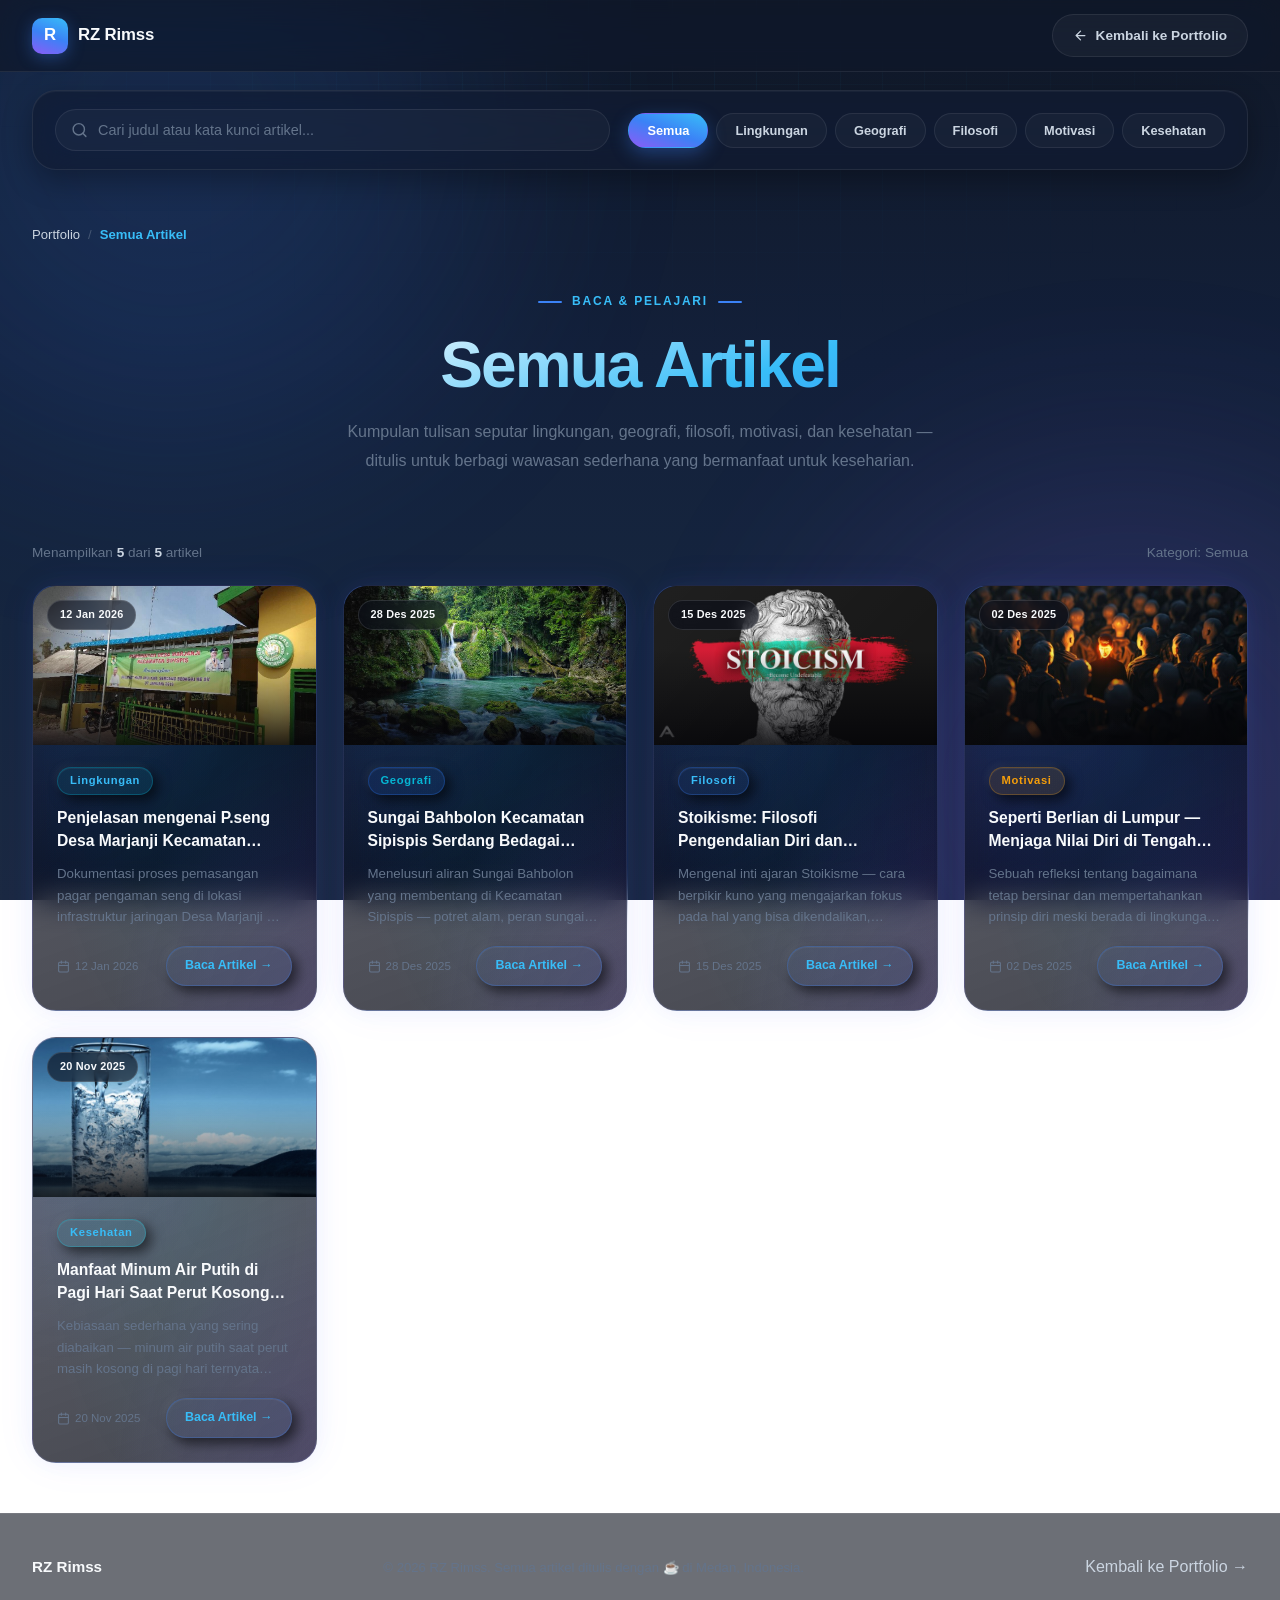
<file: artikel old.html>
<!doctype html>
<html lang="id">
  <head>
    <meta charset="UTF-8" />
    <meta name="viewport" content="width=device-width, initial-scale=1.0" />
    <meta
      name="description"
      content="Semua Artikel — RZ Rimss Portofolio Developer. Kumpulan artikel seputar lingkungan, geografi, filosofi, motivasi, dan kesehatan."
    />
    <title>Semua Artikel — RZ Rimss</title>
    <link rel="preconnect" href="https://fonts.googleapis.com" />
    <link rel="preconnect" href="https://fonts.gstatic.com" crossorigin />
    <link
      href="https://fonts.googleapis.com/css2?family=Space+Grotesk:wght@300;400;500;600;700&family=Inter:wght@300;400;500;600&family=Sora:wght@300;400;600;700;800&display=swap"
      rel="stylesheet"
    />
    <style>
      /* =============================================
         RESET & BASE
      ============================================= */
      *,
      *::before,
      *::after {
        box-sizing: border-box;
        margin: 0;
        padding: 0;
      }
      html {
        scroll-behavior: smooth;
        overflow-x: hidden;
      }
      body {
        font-family: sans-serif;
        background: linear-gradient(
          180deg,
          #101827 0%,
          #13203a 40%,
          #16263f 70%,
          #1b2942 100%
        );
        background-attachment: fixed;
        color: #e8e8f0;
        overflow-x: hidden;
        max-width: 100%;
        line-height: 1.6;
        min-height: 100vh;
      }

      :root {
        --bg-base: #101827;
        --bg-1: #13203a;
        --bg-2: #16263f;
        --bg-3: #1b2942;
        --accent-mag: #3b82f6;
        --accent-blue: #06b6d4;
        --accent-cyan: #38bdf8;
        --accent-orange: #f59e0b;
        --accent-purple: #8b5cf6;
        --text-primary: #f8fafc;
        --text-secondary: #cbd5e1;
        --text-muted: #64748b;
        --border: rgba(255, 255, 255, 0.08);
        --border-glow: rgba(59, 130, 246, 0.28);
        --glass: rgba(255, 255, 255, 0.04);
        --radius-sm: 8px;
        --radius-md: 16px;
        --radius-lg: 24px;
        --radius-xl: 32px;
        --font-display: sans-serif;
        --font-body: sans-serif;
        --nav-h: 72px;
        --nm-light: rgba(255, 255, 255, 0.06);
        --nm-shadow-raised:
          8px 8px 20px rgba(0, 0, 0, 0.65),
          -5px -5px 14px rgba(255, 255, 255, 0.055),
          inset 0 1px 0 rgba(255, 255, 255, 0.07);
        --nm-shadow-raised-hover:
          14px 14px 30px rgba(0, 0, 0, 0.75),
          -6px -6px 18px rgba(255, 255, 255, 0.065),
          0 0 35px rgba(59, 130, 246, 0.22),
          inset 0 1px 0 rgba(255, 255, 255, 0.09);
        --nm-shadow-sm:
          5px 5px 13px rgba(0, 0, 0, 0.6),
          -3px -3px 9px rgba(255, 255, 255, 0.05),
          inset 0 1px 0 rgba(255, 255, 255, 0.05);
        --nm-shadow-sm-hover:
          8px 8px 18px rgba(0, 0, 0, 0.7),
          -4px -4px 12px rgba(255, 255, 255, 0.06),
          0 0 22px rgba(59, 130, 246, 0.18);
      }

      ::selection {
        background: rgba(59, 130, 246, 0.35);
        color: #fff;
      }

      a {
        color: inherit;
      }

      img {
        max-width: 100%;
        display: block;
      }

      button {
        font-family: inherit;
      }

      /* subtle scrollbar */
      ::-webkit-scrollbar {
        width: 10px;
      }
      ::-webkit-scrollbar-track {
        background: var(--bg-base);
      }
      ::-webkit-scrollbar-thumb {
        background: var(--bg-3);
        border-radius: 10px;
        border: 2px solid var(--bg-base);
      }
      ::-webkit-scrollbar-thumb:hover {
        background: var(--accent-mag);
      }

      /* =============================================
         BACKGROUND AMBIENT GLOW
      ============================================= */
      .bg-glow {
        position: fixed;
        inset: 0;
        z-index: 0;
        pointer-events: none;
        overflow: hidden;
      }
      .bg-glow::before,
      .bg-glow::after {
        content: "";
        position: absolute;
        width: 620px;
        height: 620px;
        border-radius: 50%;
        filter: blur(120px);
        opacity: 0.16;
      }
      .bg-glow::before {
        top: -180px;
        left: -140px;
        background: var(--accent-mag);
      }
      .bg-glow::after {
        bottom: -200px;
        right: -160px;
        background: var(--accent-purple);
      }
      .bg-grid {
        position: fixed;
        inset: 0;
        z-index: 0;
        pointer-events: none;
        background-image:
          linear-gradient(rgba(56, 189, 248, 0.05) 1px, transparent 1px),
          linear-gradient(90deg, rgba(56, 189, 248, 0.05) 1px, transparent 1px);
        background-size: 42px 42px;
        -webkit-mask-image: radial-gradient(
          ellipse 80% 55% at 50% 0%,
          #000 0%,
          transparent 70%
        );
        mask-image: radial-gradient(
          ellipse 80% 55% at 50% 0%,
          #000 0%,
          transparent 70%
        );
      }

      /* =============================================
         NAVBAR
      ============================================= */
      #navbar {
        position: sticky;
        top: 0;
        z-index: 100;
        width: 100%;
        height: var(--nav-h);
        display: flex;
        align-items: center;
        background: rgba(16, 24, 39, 0.7);
        backdrop-filter: blur(18px) saturate(150%);
        -webkit-backdrop-filter: blur(18px) saturate(150%);
        border-bottom: 1px solid var(--border);
        transition:
          background 0.3s ease,
          box-shadow 0.3s ease;
      }
      #navbar.scrolled {
        background: rgba(13, 19, 32, 0.88);
        box-shadow: 0 8px 28px rgba(0, 0, 0, 0.35);
      }
      .nav-inner {
        max-width: 1400px;
        margin: 0 auto;
        width: 100%;
        display: flex;
        align-items: center;
        justify-content: space-between;
        padding: 0 32px;
        gap: 20px;
      }
      .nav-logo {
        display: flex;
        align-items: center;
        gap: 10px;
        text-decoration: none;
        font-family: var(--font-display);
        font-weight: 700;
        font-size: 1.05rem;
        color: var(--text-primary);
        letter-spacing: -0.01em;
      }
      .nav-logo-mark {
        width: 36px;
        height: 36px;
        border-radius: 10px;
        display: flex;
        align-items: center;
        justify-content: center;
        font-weight: 800;
        color: #fff;
        background: linear-gradient(200deg, #38bdf8, #3b82f6, #8b5cf6);
        box-shadow: 0 4px 16px rgba(59, 130, 246, 0.35);
        flex-shrink: 0;
      }
      .nav-back {
        display: inline-flex;
        align-items: center;
        gap: 8px;
        padding: 10px 20px;
        border-radius: 100px;
        border: 1px solid var(--border);
        background: var(--glass);
        color: var(--text-secondary);
        font-size: 0.85rem;
        font-weight: 600;
        text-decoration: none;
        transition: all 0.3s ease;
        white-space: nowrap;
      }
      .nav-back:hover {
        color: var(--accent-cyan);
        border-color: rgba(59, 130, 246, 0.35);
        background: rgba(59, 130, 246, 0.08);
        transform: translateY(-2px);
      }
      .nav-back svg {
        width: 15px;
        height: 15px;
        transition: transform 0.3s ease;
      }
      .nav-back:hover svg {
        transform: translateX(-3px);
      }

      /* =============================================
         MAIN LAYOUT
      ============================================= */
      main {
        position: relative;
        z-index: 1;
      }
      .wrap {
        max-width: 1400px;
        margin: 0 auto;
        width: 100%;
        padding: 0 32px;
      }

      /* Breadcrumb */
      .breadcrumb {
        display: flex;
        align-items: center;
        gap: 8px;
        font-size: 0.82rem;
        color: var(--text-muted);
        padding-top: 28px;
        flex-wrap: wrap;
      }
      .breadcrumb a {
        color: var(--text-secondary);
        text-decoration: none;
        transition: color 0.25s ease;
      }
      .breadcrumb a:hover {
        color: var(--accent-cyan);
      }
      .breadcrumb .sep {
        color: var(--text-muted);
        opacity: 0.6;
      }
      .breadcrumb .current {
        color: var(--accent-cyan);
        font-weight: 600;
      }

      /* =============================================
         HERO HEADER
      ============================================= */
      .articles-hero {
        padding: 40px 0 44px;
        text-align: center;
      }
      .hero-eyebrow {
        display: inline-flex;
        align-items: center;
        gap: 10px;
        font-size: 0.75rem;
        font-weight: 600;
        letter-spacing: 0.15em;
        text-transform: uppercase;
        color: var(--accent-cyan);
        margin-bottom: 18px;
      }
      .hero-eyebrow::before,
      .hero-eyebrow::after {
        content: "";
        display: block;
        width: 24px;
        height: 2px;
        background: var(--accent-mag);
        border-radius: 2px;
      }
      .articles-hero h1 {
        font-family: var(--font-display);
        font-size: clamp(2.4rem, 5.5vw, 4rem);
        font-weight: 800;
        letter-spacing: -0.03em;
        line-height: 1.1;
        background: linear-gradient(
          160deg,
          #ffffff 20%,
          var(--accent-cyan) 60%,
          var(--accent-mag) 100%
        );
        -webkit-background-clip: text;
        background-clip: text;
        -webkit-text-fill-color: transparent;
        margin-bottom: 18px;
      }
      .articles-hero p {
        max-width: 620px;
        margin: 0 auto;
        color: var(--text-muted);
        font-size: 1rem;
        line-height: 1.8;
      }

      /* =============================================
         TOOLBAR — SEARCH + FILTER
      ============================================= */
      .toolbar {
        position: sticky;
        top: var(--nav-h);
        z-index: 40;
        padding: 18px 0;
        margin-bottom: 8px;
      }
      .toolbar-inner {
        background: rgba(19, 27, 46, 0.72);
        backdrop-filter: blur(20px) saturate(160%);
        -webkit-backdrop-filter: blur(20px) saturate(160%);
        border: 1px solid var(--border);
        border-radius: var(--radius-lg);
        padding: 18px 22px;
        display: flex;
        align-items: center;
        gap: 18px;
        flex-wrap: wrap;
        box-shadow:
          0 10px 30px rgba(0, 0, 0, 0.3),
          inset 0 1px 0 rgba(255, 255, 255, 0.04);
      }
      .search-box {
        position: relative;
        flex: 1 1 260px;
        min-width: 220px;
      }
      .search-box svg {
        position: absolute;
        left: 16px;
        top: 50%;
        transform: translateY(-50%);
        width: 17px;
        height: 17px;
        color: var(--text-muted);
        pointer-events: none;
      }
      .search-box input {
        width: 100%;
        padding: 12px 16px 12px 42px;
        border-radius: 100px;
        border: 1px solid var(--border);
        background: rgba(255, 255, 255, 0.03);
        color: var(--text-primary);
        font-size: 0.9rem;
        font-family: inherit;
        outline: none;
        transition: all 0.3s ease;
      }
      .search-box input::placeholder {
        color: var(--text-muted);
      }
      .search-box input:focus {
        border-color: rgba(59, 130, 246, 0.45);
        background: rgba(59, 130, 246, 0.06);
        box-shadow: 0 0 0 4px rgba(59, 130, 246, 0.1);
      }
      .search-clear {
        position: absolute;
        right: 8px;
        top: 50%;
        transform: translateY(-50%);
        width: 26px;
        height: 26px;
        border-radius: 50%;
        border: none;
        background: rgba(255, 255, 255, 0.06);
        color: var(--text-muted);
        cursor: pointer;
        display: none;
        align-items: center;
        justify-content: center;
        font-size: 0.85rem;
        transition: all 0.2s ease;
      }
      .search-clear:hover {
        background: rgba(239, 68, 68, 0.2);
        color: #fca5a5;
      }
      .search-clear.show {
        display: flex;
      }

      .filter-pills {
        display: flex;
        gap: 8px;
        flex-wrap: wrap;
      }
      .pill {
        padding: 9px 18px;
        border-radius: 100px;
        border: 1px solid var(--border);
        background: rgba(255, 255, 255, 0.03);
        color: var(--text-secondary);
        font-size: 0.8rem;
        font-weight: 600;
        cursor: pointer;
        transition: all 0.25s ease;
        white-space: nowrap;
      }
      .pill:hover {
        border-color: rgba(59, 130, 246, 0.35);
        color: var(--text-primary);
        transform: translateY(-1px);
      }
      .pill.active {
        background: linear-gradient(200deg, #38bdf8, #3b82f6, #8b5cf6);
        border-color: transparent;
        color: #fff;
        box-shadow: 0 6px 18px rgba(59, 130, 246, 0.35);
      }

      /* =============================================
         RESULTS META
      ============================================= */
      .results-meta {
        display: flex;
        justify-content: space-between;
        align-items: center;
        margin: 22px 0 22px;
        color: var(--text-muted);
        font-size: 0.85rem;
        flex-wrap: wrap;
        gap: 10px;
      }
      .results-meta strong {
        color: var(--text-secondary);
      }

      /* =============================================
         ARTICLES GRID
      ============================================= */
      .articles-grid {
        display: grid;
        grid-template-columns: repeat(4, 1fr);
        gap: 26px;
        padding-bottom: 20px;
      }
      @media (max-width: 1240px) {
        .articles-grid {
          grid-template-columns: repeat(3, 1fr);
        }
      }
      @media (max-width: 900px) {
        .articles-grid {
          grid-template-columns: repeat(2, 1fr);
          gap: 20px;
        }
      }
      @media (max-width: 600px) {
        .articles-grid {
          grid-template-columns: 1fr;
          gap: 18px;
        }
      }

      .article-card {
        background:
          radial-gradient(
            130% 160% at 8% -10%,
            rgba(59, 130, 246, 0.2),
            transparent 55%
          ),
          radial-gradient(
            140% 140% at 110% 115%,
            rgba(139, 92, 246, 0.18),
            transparent 60%
          ),
          radial-gradient(
            90% 120% at 60% 40%,
            rgba(6, 182, 212, 0.08),
            transparent 65%
          ),
          linear-gradient(
            160deg,
            rgba(11, 15, 32, 0.62) 0%,
            rgba(7, 9, 20, 0.75) 100%
          );
        backdrop-filter: blur(16px) saturate(150%);
        -webkit-backdrop-filter: blur(16px) saturate(150%);
        border: 1px solid rgba(148, 163, 255, 0.16);
        border-radius: var(--radius-lg);
        overflow: hidden;
        transition:
          transform 0.35s ease,
          box-shadow 0.35s ease,
          border-color 0.35s ease,
          opacity 0.35s ease;
        display: flex;
        flex-direction: column;
        box-shadow:
          0 0 22px rgba(59, 130, 246, 0.08),
          0 0 44px rgba(139, 92, 246, 0.05);
        position: relative;
        opacity: 0;
        transform: translateY(24px);
      }
      .article-card.in {
        opacity: 1;
        transform: translateY(0);
      }
      .article-card::before {
        content: "";
        position: absolute;
        inset: 0;
        background: linear-gradient(
          135deg,
          var(--nm-light) 0%,
          transparent 45%
        );
        pointer-events: none;
        z-index: 1;
        border-radius: inherit;
        opacity: 0.55;
      }
      .article-card:hover {
        border-color: rgba(59, 130, 246, 0.28);
        transform: translateY(-8px);
        box-shadow:
          12px 16px 34px rgba(0, 0, 0, 0.55),
          0 0 0 1px rgba(59, 130, 246, 0.12),
          0 0 42px rgba(59, 130, 246, 0.18);
      }
      .article-img {
        width: 100%;
        aspect-ratio: 16/9;
        overflow: hidden;
        position: relative;
        background: var(--bg-3);
      }
      .article-img img {
        width: 100%;
        height: 100%;
        object-fit: cover;
        transition: transform 0.6s ease;
        display: block;
      }
      .article-card:hover .article-img img {
        transform: scale(1.07);
      }
      .article-img-overlay {
        position: absolute;
        inset: 0;
        background: linear-gradient(
          to bottom,
          transparent 40%,
          rgba(5, 5, 8, 0.88)
        );
      }
      .article-img-placeholder {
        width: 100%;
        height: 100%;
        display: flex;
        align-items: center;
        justify-content: center;
        font-size: 0.75rem;
        color: var(--text-muted);
        flex-direction: column;
        gap: 8px;
        background: linear-gradient(135deg, var(--bg-2), var(--bg-3));
      }
      .placeholder-icon {
        font-size: 1.8rem;
      }
      .article-date-badge {
        position: absolute;
        top: 14px;
        left: 14px;
        z-index: 2;
        padding: 5px 12px;
        border-radius: 100px;
        font-size: 0.68rem;
        font-weight: 600;
        color: var(--text-primary);
        background: rgba(10, 14, 26, 0.6);
        backdrop-filter: blur(8px);
        border: 1px solid rgba(255, 255, 255, 0.12);
        letter-spacing: 0.02em;
      }
      .article-body {
        padding: 22px 24px 24px;
        display: flex;
        flex-direction: column;
        flex: 1;
        position: relative;
        z-index: 1;
      }
      .article-category {
        display: inline-flex;
        align-items: center;
        gap: 6px;
        padding: 4px 12px;
        border-radius: 100px;
        font-size: 0.7rem;
        font-weight: 600;
        margin-bottom: 12px;
        letter-spacing: 0.06em;
        width: fit-content;
        box-shadow: var(--nm-shadow-sm);
      }
      .cat-blue {
        background: rgba(41, 121, 255, 0.1);
        border: 1px solid rgba(41, 121, 255, 0.28);
        color: var(--accent-blue);
      }
      .cat-mag {
        background: rgba(59, 130, 246, 0.08);
        border: 1px solid rgba(59, 130, 246, 0.28);
        color: var(--accent-cyan);
      }
      .cat-cyan {
        background: rgba(0, 229, 255, 0.07);
        border: 1px solid rgba(0, 229, 255, 0.22);
        color: var(--accent-cyan);
      }
      .cat-orange {
        background: rgba(245, 158, 11, 0.1);
        border: 1px solid rgba(245, 158, 11, 0.28);
        color: var(--accent-orange);
      }
      .article-title {
        font-family: var(--font-display);
        font-size: 0.98rem;
        font-weight: 700;
        color: var(--text-primary);
        line-height: 1.45;
        margin-bottom: 10px;
        display: -webkit-box;
        -webkit-line-clamp: 2;
        -webkit-box-orient: vertical;
        overflow: hidden;
      }
      .article-desc {
        font-size: 0.83rem;
        line-height: 1.65;
        color: var(--text-muted);
        margin-bottom: 18px;
        flex: 1;
        display: -webkit-box;
        -webkit-line-clamp: 3;
        -webkit-box-orient: vertical;
        overflow: hidden;
      }
      .article-footer-row {
        display: flex;
        align-items: center;
        justify-content: space-between;
        gap: 12px;
      }
      .article-date {
        font-size: 0.72rem;
        color: var(--text-muted);
        display: flex;
        align-items: center;
        gap: 5px;
      }
      .article-date svg {
        width: 13px;
        height: 13px;
      }
      .article-cta {
        display: inline-flex;
        align-items: center;
        gap: 6px;
        padding: 9px 18px;
        border: 1px solid rgba(59, 130, 246, 0.28);
        border-radius: 100px;
        color: var(--accent-cyan);
        font-size: 0.78rem;
        font-weight: 600;
        text-decoration: none;
        transition: all 0.3s ease;
        background: rgba(59, 130, 246, 0.05);
        width: fit-content;
        font-family: var(--font-display);
        box-shadow: var(--nm-shadow-sm);
        flex-shrink: 0;
      }
      .article-cta:hover {
        background: rgba(59, 130, 246, 0.14);
        transform: translateX(3px);
        box-shadow: var(--nm-shadow-sm-hover);
      }

      /* =============================================
         EMPTY STATE
      ============================================= */
      .empty-state {
        display: none;
        flex-direction: column;
        align-items: center;
        text-align: center;
        padding: 80px 20px;
        color: var(--text-muted);
      }
      .empty-state.show {
        display: flex;
      }
      .empty-state .icon {
        font-size: 2.6rem;
        margin-bottom: 18px;
        opacity: 0.7;
      }
      .empty-state h3 {
        font-family: var(--font-display);
        color: var(--text-primary);
        font-size: 1.2rem;
        margin-bottom: 8px;
      }
      .empty-state p {
        font-size: 0.9rem;
        max-width: 360px;
      }
      .empty-reset {
        margin-top: 20px;
        padding: 10px 22px;
        border-radius: 100px;
        border: 1px solid rgba(59, 130, 246, 0.3);
        background: rgba(59, 130, 246, 0.08);
        color: var(--accent-cyan);
        font-size: 0.82rem;
        font-weight: 600;
        cursor: pointer;
        transition: all 0.25s ease;
      }
      .empty-reset:hover {
        background: rgba(59, 130, 246, 0.16);
        transform: translateY(-2px);
      }

      /* =============================================
         LOAD MORE
      ============================================= */
      .load-more-wrap {
        display: flex;
        justify-content: center;
        padding: 30px 0 70px;
      }
      .btn-load-more {
        display: inline-flex;
        align-items: center;
        gap: 10px;
        padding: 14px 34px;
        background: rgba(255, 255, 255, 0.04);
        border: 1px solid var(--border);
        border-radius: 100px;
        color: var(--text-primary);
        font-size: 0.9rem;
        font-weight: 600;
        font-family: var(--font-display);
        cursor: pointer;
        transition: all 0.3s ease;
        backdrop-filter: blur(10px);
      }
      .btn-load-more:hover {
        border-color: rgba(59, 130, 246, 0.4);
        background: rgba(59, 130, 246, 0.1);
        transform: translateY(-2px);
        box-shadow: 0 10px 26px rgba(59, 130, 246, 0.2);
      }
      .btn-load-more svg {
        width: 15px;
        height: 15px;
        transition: transform 0.3s ease;
      }
      .btn-load-more.loading svg {
        animation: spin 0.7s linear infinite;
      }
      @keyframes spin {
        to {
          transform: rotate(360deg);
        }
      }

      /* =============================================
         PAGE INDICATOR (dots showing progress)
      ============================================= */
      .progress-track {
        max-width: 240px;
        margin: 0 auto 14px;
        height: 4px;
        border-radius: 4px;
        background: rgba(255, 255, 255, 0.06);
        overflow: hidden;
      }
      .progress-fill {
        height: 100%;
        border-radius: 4px;
        background: linear-gradient(
          90deg,
          var(--accent-cyan),
          var(--accent-mag)
        );
        transition: width 0.4s ease;
      }

      /* =============================================
         BACK TO TOP
      ============================================= */
      .back-to-top {
        position: fixed;
        bottom: 26px;
        right: 26px;
        width: 46px;
        height: 46px;
        border-radius: 50%;
        border: 1px solid var(--border);
        background: rgba(19, 27, 46, 0.85);
        backdrop-filter: blur(12px);
        color: var(--accent-cyan);
        display: flex;
        align-items: center;
        justify-content: center;
        cursor: pointer;
        z-index: 60;
        opacity: 0;
        pointer-events: none;
        transform: translateY(10px);
        transition: all 0.3s ease;
        box-shadow: 0 8px 24px rgba(0, 0, 0, 0.35);
      }
      .back-to-top.show {
        opacity: 1;
        pointer-events: auto;
        transform: translateY(0);
      }
      .back-to-top:hover {
        border-color: rgba(59, 130, 246, 0.4);
        transform: translateY(-3px);
      }
      .back-to-top svg {
        width: 18px;
        height: 18px;
      }

      /* =============================================
         FOOTER
      ============================================= */
      footer {
        position: relative;
        z-index: 1;
        border-top: 1px solid var(--border);
        background: rgba(11, 16, 28, 0.6);
        backdrop-filter: blur(10px);
        padding: 40px 0;
        margin-top: 30px;
      }
      .footer-simple {
        max-width: 1400px;
        margin: 0 auto;
        padding: 0 32px;
        display: flex;
        align-items: center;
        justify-content: space-between;
        flex-wrap: wrap;
        gap: 14px;
      }
      .footer-simple .brand {
        font-family: var(--font-display);
        font-weight: 700;
        color: var(--text-primary);
        font-size: 0.95rem;
      }
      .footer-simple p {
        color: var(--text-muted);
        font-size: 0.82rem;
      }
      .footer-simple a {
        text-decoration: none;
        color: var(--text-secondary);
        transition: color 0.25s ease;
      }
      .footer-simple a:hover {
        color: var(--accent-cyan);
      }

      /* =============================================
         RESPONSIVE FINE-TUNING
      ============================================= */
      @media (max-width: 720px) {
        .wrap {
          padding: 0 18px;
        }
        .nav-inner {
          padding: 0 18px;
        }
        .nav-back span {
          display: none;
        }
        .nav-back {
          padding: 10px 12px;
        }
        .articles-hero {
          padding: 26px 0 30px;
        }
        .toolbar-inner {
          padding: 14px 16px;
        }
        .filter-pills {
          width: 100%;
          overflow-x: auto;
          flex-wrap: nowrap;
          padding-bottom: 4px;
        }
        .filter-pills::-webkit-scrollbar {
          height: 0;
        }
        .footer-simple {
          flex-direction: column;
          text-align: center;
        }
      }

      @media (prefers-reduced-motion: reduce) {
        * {
          transition-duration: 0.01ms !important;
          animation-duration: 0.01ms !important;
        }
      }
    </style>
  </head>
  <body>
    <div class="bg-glow" aria-hidden="true"></div>
    <div class="bg-grid" aria-hidden="true"></div>

    <nav id="navbar" role="navigation" aria-label="Main navigation">
      <div class="nav-inner">
        <a href="index.html#home" class="nav-logo" aria-label="Beranda">
          <div class="nav-logo-mark">R</div>
          RZ Rimss
        </a>
        <a href="index.html#home" class="nav-back">
          <svg
            viewBox="0 0 24 24"
            fill="none"
            stroke="currentColor"
            stroke-width="2"
            stroke-linecap="round"
            stroke-linejoin="round"
          >
            <path d="M19 12H5M12 19l-7-7 7-7" />
          </svg>
          <span>Kembali ke Portfolio</span>
        </a>
      </div>
    </nav>

    <main>
      <div class="wrap">
        <div class="toolbar">
          <div class="toolbar-inner">
            <div class="search-box">
              <svg
                viewBox="0 0 24 24"
                fill="none"
                stroke="currentColor"
                stroke-width="2"
                stroke-linecap="round"
                stroke-linejoin="round"
              >
                <circle cx="11" cy="11" r="8" />
                <path d="m21 21-4.3-4.3" />
              </svg>
              <input
                type="text"
                id="searchInput"
                placeholder="Cari judul atau kata kunci artikel..."
                autocomplete="off"
                aria-label="Cari artikel"
              />
              <button
                class="search-clear"
                id="searchClear"
                aria-label="Hapus pencarian"
              >
                ✕
              </button>
            </div>
            <div
              class="filter-pills"
              id="filterPills"
              role="tablist"
              aria-label="Filter kategori"
            >
              <button class="pill active" data-cat="all">Semua</button>
              <button class="pill" data-cat="lingkungan">Lingkungan</button>
              <button class="pill" data-cat="geografi">Geografi</button>
              <button class="pill" data-cat="filosofi">Filosofi</button>
              <button class="pill" data-cat="motivasi">Motivasi</button>
              <button class="pill" data-cat="kesehatan">Kesehatan</button>
            </div>
          </div>
        </div>

        <div class="breadcrumb">
          <a href="index.html#home">Portfolio</a>
          <span class="sep">/</span>
          <span class="current">Semua Artikel</span>
        </div>

        <section class="articles-hero">
          <div class="hero-eyebrow">Baca &amp; Pelajari</div>
          <h1>Semua Artikel</h1>
          <p>
            Kumpulan tulisan seputar lingkungan, geografi, filosofi, motivasi,
            dan kesehatan — ditulis untuk berbagi wawasan sederhana yang
            bermanfaat untuk keseharian.
          </p>
        </section>

        <div class="results-meta">
          <span
            >Menampilkan <strong id="countShown">0</strong> dari
            <strong id="countTotal">0</strong> artikel</span
          >
          <span id="activeFilterLabel">Kategori: Semua</span>
        </div>

        <div class="articles-grid" id="articlesGrid">
          <!-- Article Card 1 -->
          <article
            class="article-card"
            data-category="lingkungan"
            data-title="Penjelasan mengenai P.seng Desa Marjanji Kecamatan Sipispis Serdang Bedagai"
            data-desc="Dokumentasi proses pemasangan pagar pengaman seng di lokasi infrastruktur jaringan Desa Marjanji mulai dari persiapan lahan spesifikasi material hingga tahap akhir instalasi"
            data-date="2026-01-12"
          >
            <div class="article-img">
              <span class="article-date-badge">12 Jan 2026</span>
              <img
                loading="lazy"
                decoding="async"
                src="img/sipispis.jpg"
                alt="P.seng Desa Marjanji"
                onerror="
                  this.style.display = 'none';
                  this.nextElementSibling.style.display = 'flex';
                "
              />
              <div class="article-img-placeholder" style="display: none">
                <div class="placeholder-icon">🌿</div>
                <span>artikel-1.jpg</span>
              </div>
              <div class="article-img-overlay"></div>
            </div>
            <div class="article-body">
              <span class="article-category cat-cyan">Lingkungan</span>
              <div class="article-title">
                Penjelasan mengenai P.seng Desa Marjanji Kecamatan Sipispis
                Serdang Bedagai
              </div>
              <p class="article-desc">
                Dokumentasi proses pemasangan pagar pengaman seng di lokasi
                infrastruktur jaringan Desa Marjanji — mulai dari persiapan
                lahan, spesifikasi material, hingga tahap akhir instalasi untuk
                menunjang keamanan dan kelancaran operasional perangkat di
                lapangan.
              </p>
              <div class="article-footer-row">
                <span class="article-date">
                  <svg
                    viewBox="0 0 24 24"
                    fill="none"
                    stroke="currentColor"
                    stroke-width="2"
                    stroke-linecap="round"
                    stroke-linejoin="round"
                  >
                    <rect x="3" y="4" width="18" height="18" rx="2" />
                    <path d="M16 2v4M8 2v4M3 10h18" />
                  </svg>
                  12 Jan 2026
                </span>
                <a href="#" class="article-cta">Baca Artikel →</a>
              </div>
            </div>
          </article>

          <!-- Article Card 2 -->
          <article
            class="article-card"
            data-category="geografi"
            data-title="Sungai Bahbolon Kecamatan Sipispis Serdang Bedagai Sumatera Utara Indonesia"
            data-desc="Menelusuri aliran Sungai Bahbolon yang membentang di Kecamatan Sipispis potret alam peran sungai bagi masyarakat sekitar serta kondisi lingkungan di sepanjang daerah aliran sungainya"
            data-date="2025-12-28"
          >
            <div class="article-img">
              <span class="article-date-badge">28 Des 2025</span>
              <img
                loading="lazy"
                decoding="async"
                src="img/sungai.jpg"
                alt="Sungai Bahbolon"
                onerror="
                  this.style.display = 'none';
                  this.nextElementSibling.style.display = 'flex';
                "
              />
              <div class="article-img-placeholder" style="display: none">
                <div class="placeholder-icon">🌊</div>
                <span>artikel-2.jpg</span>
              </div>
              <div class="article-img-overlay"></div>
            </div>
            <div class="article-body">
              <span class="article-category cat-blue">Geografi</span>
              <div class="article-title">
                Sungai Bahbolon Kecamatan Sipispis Serdang Bedagai Sumatera
                Utara Indonesia
              </div>
              <p class="article-desc">
                Menelusuri aliran Sungai Bahbolon yang membentang di Kecamatan
                Sipispis — potret alam, peran sungai bagi masyarakat sekitar,
                serta kondisi lingkungan di sepanjang daerah aliran sungainya.
              </p>
              <div class="article-footer-row">
                <span class="article-date">
                  <svg
                    viewBox="0 0 24 24"
                    fill="none"
                    stroke="currentColor"
                    stroke-width="2"
                    stroke-linecap="round"
                    stroke-linejoin="round"
                  >
                    <rect x="3" y="4" width="18" height="18" rx="2" />
                    <path d="M16 2v4M8 2v4M3 10h18" />
                  </svg>
                  28 Des 2025
                </span>
                <a href="#" class="article-cta">Baca Artikel →</a>
              </div>
            </div>
          </article>

          <!-- Article Card 3 -->
          <article
            class="article-card"
            data-category="filosofi"
            data-title="Stoikisme Filosofi Pengendalian Diri dan Ketenangan dalam Menghadapi Tantangan Hidup"
            data-desc="Mengenal inti ajaran Stoikisme cara berpikir kuno yang mengajarkan fokus pada hal yang bisa dikendalikan menerima yang tidak bisa diubah dan menjaga ketenangan"
            data-date="2025-12-15"
          >
            <div class="article-img">
              <span class="article-date-badge">15 Des 2025</span>
              <img
                loading="lazy"
                decoding="async"
                src="img/stoikisme.jpg"
                alt="Stoikisme"
                onerror="
                  this.style.display = 'none';
                  this.nextElementSibling.style.display = 'flex';
                "
              />
              <div class="article-img-placeholder" style="display: none">
                <div class="placeholder-icon">🏛️</div>
                <span>artikel-3.jpg</span>
              </div>
              <div class="article-img-overlay"></div>
            </div>
            <div class="article-body">
              <span class="article-category cat-mag">Filosofi</span>
              <div class="article-title">
                Stoikisme: Filosofi Pengendalian Diri dan Ketenangan dalam
                Menghadapi Tantangan Hidup
              </div>
              <p class="article-desc">
                Mengenal inti ajaran Stoikisme — cara berpikir kuno yang
                mengajarkan fokus pada hal yang bisa dikendalikan, menerima yang
                tidak bisa diubah, dan menjaga ketenangan di tengah tekanan
                hidup sehari-hari.
              </p>
              <div class="article-footer-row">
                <span class="article-date">
                  <svg
                    viewBox="0 0 24 24"
                    fill="none"
                    stroke="currentColor"
                    stroke-width="2"
                    stroke-linecap="round"
                    stroke-linejoin="round"
                  >
                    <rect x="3" y="4" width="18" height="18" rx="2" />
                    <path d="M16 2v4M8 2v4M3 10h18" />
                  </svg>
                  15 Des 2025
                </span>
                <a href="#" class="article-cta">Baca Artikel →</a>
              </div>
            </div>
          </article>

          <!-- Article Card 4 -->
          <article
            class="article-card"
            data-category="motivasi"
            data-title="Seperti Berlian di Lumpur Menjaga Nilai Diri di Tengah Berbagai Lingkungan dan Pergaulan"
            data-desc="Sebuah refleksi tentang bagaimana tetap bersinar dan mempertahankan prinsip diri meski berada di lingkungan atau pergaulan yang kurang mendukung filosofi berlian"
            data-date="2025-12-02"
          >
            <div class="article-img">
              <span class="article-date-badge">02 Des 2025</span>
              <img
                loading="lazy"
                decoding="async"
                src="img/sinar.jpg"
                alt="Berlian di lumpur"
                onerror="
                  this.style.display = 'none';
                  this.nextElementSibling.style.display = 'flex';
                "
              />
              <div class="article-img-placeholder" style="display: none">
                <div class="placeholder-icon">💎</div>
                <span>artikel-4.jpg</span>
              </div>
              <div class="article-img-overlay"></div>
            </div>
            <div class="article-body">
              <span class="article-category cat-orange">Motivasi</span>
              <div class="article-title">
                Seperti Berlian di Lumpur — Menjaga Nilai Diri di Tengah
                Berbagai Lingkungan dan Pergaulan
              </div>
              <p class="article-desc">
                Sebuah refleksi tentang bagaimana tetap bersinar dan
                mempertahankan prinsip diri meski berada di lingkungan atau
                pergaulan yang kurang mendukung — filosofi berlian yang tetap
                berharga meski terkubur dalam lumpur.
              </p>
              <div class="article-footer-row">
                <span class="article-date">
                  <svg
                    viewBox="0 0 24 24"
                    fill="none"
                    stroke="currentColor"
                    stroke-width="2"
                    stroke-linecap="round"
                    stroke-linejoin="round"
                  >
                    <rect x="3" y="4" width="18" height="18" rx="2" />
                    <path d="M16 2v4M8 2v4M3 10h18" />
                  </svg>
                  02 Des 2025
                </span>
                <a href="#" class="article-cta">Baca Artikel →</a>
              </div>
            </div>
          </article>

          <!-- Article Card 5 -->
          <article
            class="article-card"
            data-category="kesehatan"
            data-title="Manfaat Minum Air Putih di Pagi Hari Saat Perut Kosong untuk Kesehatan Tubuh"
            data-desc="Kebiasaan sederhana yang sering diabaikan minum air putih saat perut masih kosong di pagi hari ternyata membantu metabolisme pencernaan dan menjaga tubuh tetap segar"
            data-date="2025-11-20"
          >
            <div class="article-img">
              <span class="article-date-badge">20 Nov 2025</span>
              <img
                loading="lazy"
                decoding="async"
                src="img/air putih.jpg"
                alt="Manfaat air putih"
                onerror="
                  this.style.display = 'none';
                  this.nextElementSibling.style.display = 'flex';
                "
              />
              <div class="article-img-placeholder" style="display: none">
                <div class="placeholder-icon">💧</div>
                <span>artikel-5.jpg</span>
              </div>
              <div class="article-img-overlay"></div>
            </div>
            <div class="article-body">
              <span class="article-category cat-cyan">Kesehatan</span>
              <div class="article-title">
                Manfaat Minum Air Putih di Pagi Hari Saat Perut Kosong untuk
                Kesehatan Tubuh
              </div>
              <p class="article-desc">
                Kebiasaan sederhana yang sering diabaikan — minum air putih saat
                perut masih kosong di pagi hari ternyata membantu metabolisme,
                pencernaan, dan menjaga tubuh tetap segar sepanjang hari.
              </p>
              <div class="article-footer-row">
                <span class="article-date">
                  <svg
                    viewBox="0 0 24 24"
                    fill="none"
                    stroke="currentColor"
                    stroke-width="2"
                    stroke-linecap="round"
                    stroke-linejoin="round"
                  >
                    <rect x="3" y="4" width="18" height="18" rx="2" />
                    <path d="M16 2v4M8 2v4M3 10h18" />
                  </svg>
                  20 Nov 2025
                </span>
                <a href="#" class="article-cta">Baca Artikel →</a>
              </div>
            </div>
          </article>
        </div>

        <div class="empty-state" id="emptyState">
          <div class="icon">🔍</div>
          <h3>Artikel tidak ditemukan</h3>
          <p>
            Coba gunakan kata kunci lain atau ubah filter kategori untuk
            menemukan artikel yang kamu cari.
          </p>
          <button class="empty-reset" id="emptyReset">Reset Pencarian</button>
        </div>

        <div class="load-more-wrap" id="loadMoreWrap">
          <div style="width: 100%">
            <div class="progress-track">
              <div class="progress-fill" id="progressFill"></div>
            </div>
            <div style="display: flex; justify-content: center">
              <button class="btn-load-more" id="loadMoreBtn">
                <span>Muat Lebih Banyak</span>
                <svg
                  viewBox="0 0 24 24"
                  fill="none"
                  stroke="currentColor"
                  stroke-width="2"
                  stroke-linecap="round"
                  stroke-linejoin="round"
                >
                  <path d="M12 5v14M19 12l-7 7-7-7" />
                </svg>
              </button>
            </div>
          </div>
        </div>
      </div>
    </main>

    <footer aria-label="Footer">
      <div class="footer-simple">
        <div class="brand">RZ Rimss</div>
        <p>
          © 2026 RZ Rimss. Semua artikel ditulis dengan ☕ di Medan, Indonesia.
        </p>
        <a href="index.html#home">Kembali ke Portfolio →</a>
      </div>
    </footer>

    <button class="back-to-top" id="backToTop" aria-label="Kembali ke atas">
      <svg
        viewBox="0 0 24 24"
        fill="none"
        stroke="currentColor"
        stroke-width="2"
        stroke-linecap="round"
        stroke-linejoin="round"
      >
        <path d="M12 19V5M5 12l7-7 7 7" />
      </svg>
    </button>

    <script>
      (function () {
        "use strict";

        var grid = document.getElementById("articlesGrid");
        var cards = Array.prototype.slice.call(
          grid.querySelectorAll(".article-card"),
        );
        var searchInput = document.getElementById("searchInput");
        var searchClear = document.getElementById("searchClear");
        var pills = document.getElementById("filterPills");
        var countShown = document.getElementById("countShown");
        var countTotal = document.getElementById("countTotal");
        var activeFilterLabel = document.getElementById("activeFilterLabel");
        var emptyState = document.getElementById("emptyState");
        var emptyReset = document.getElementById("emptyReset");
        var loadMoreWrap = document.getElementById("loadMoreWrap");
        var loadMoreBtn = document.getElementById("loadMoreBtn");
        var progressFill = document.getElementById("progressFill");
        var navbar = document.getElementById("navbar");
        var backToTop = document.getElementById("backToTop");

        var PAGE_SIZE = 8;
        var state = {
          query: "",
          category: "all",
          visibleCount: PAGE_SIZE,
        };

        countTotal.textContent = cards.length;

        function normalize(str) {
          return (str || "").toLowerCase().normalize("NFKD");
        }

        function matches(card) {
          var cat = card.getAttribute("data-category");
          var catOk = state.category === "all" || cat === state.category;
          if (!catOk) return false;
          if (!state.query) return true;
          var haystack =
            normalize(card.getAttribute("data-title")) +
            " " +
            normalize(card.getAttribute("data-desc"));
          return haystack.indexOf(state.query) !== -1;
        }

        var revealObserver =
          "IntersectionObserver" in window
            ? new IntersectionObserver(
                function (entries) {
                  entries.forEach(function (entry) {
                    if (entry.isIntersecting) {
                      entry.target.classList.add("in");
                      revealObserver.unobserve(entry.target);
                    }
                  });
                },
                { threshold: 0.12, rootMargin: "0px 0px -40px 0px" },
              )
            : null;

        function revealCard(card) {
          if (revealObserver) {
            revealObserver.observe(card);
          } else {
            card.classList.add("in");
          }
        }

        function render() {
          var filtered = cards.filter(matches);
          var shown = 0;

          cards.forEach(function (card) {
            card.style.display = "none";
          });

          filtered.slice(0, state.visibleCount).forEach(function (card) {
            card.style.display = "flex";
            shown++;
            requestAnimationFrame(function () {
              revealCard(card);
            });
          });

          countShown.textContent = shown;
          countTotal.textContent = cards.length;

          emptyState.classList.toggle("show", filtered.length === 0);
          grid.style.display = filtered.length === 0 ? "none" : "grid";

          var hasMore = filtered.length > state.visibleCount;
          loadMoreWrap.style.display = hasMore ? "flex" : "none";

          var progressPct =
            filtered.length === 0
              ? 0
              : Math.min(100, (shown / filtered.length) * 100);
          progressFill.style.width = progressPct + "%";

          var label =
            state.category === "all"
              ? "Semua"
              : state.category.charAt(0).toUpperCase() +
                state.category.slice(1);
          activeFilterLabel.textContent = "Kategori: " + label;
        }

        var debounceTimer;
        searchInput.addEventListener("input", function (e) {
          clearTimeout(debounceTimer);
          var val = e.target.value;
          searchClear.classList.toggle("show", val.length > 0);
          debounceTimer = setTimeout(function () {
            state.query = normalize(val.trim());
            state.visibleCount = PAGE_SIZE;
            render();
          }, 180);
        });

        searchClear.addEventListener("click", function () {
          searchInput.value = "";
          searchClear.classList.remove("show");
          state.query = "";
          state.visibleCount = PAGE_SIZE;
          render();
          searchInput.focus();
        });

        pills.addEventListener("click", function (e) {
          var btn = e.target.closest(".pill");
          if (!btn) return;
          pills.querySelectorAll(".pill").forEach(function (p) {
            p.classList.remove("active");
          });
          btn.classList.add("active");
          state.category = btn.getAttribute("data-cat");
          state.visibleCount = PAGE_SIZE;
          render();
        });

        emptyReset.addEventListener("click", function () {
          searchInput.value = "";
          searchClear.classList.remove("show");
          state.query = "";
          state.category = "all";
          pills.querySelectorAll(".pill").forEach(function (p) {
            p.classList.toggle("active", p.getAttribute("data-cat") === "all");
          });
          state.visibleCount = PAGE_SIZE;
          render();
        });

        loadMoreBtn.addEventListener("click", function () {
          loadMoreBtn.classList.add("loading");
          setTimeout(function () {
            state.visibleCount += PAGE_SIZE;
            render();
            loadMoreBtn.classList.remove("loading");
          }, 260);
        });

        window.addEventListener(
          "scroll",
          function () {
            var y = window.scrollY || document.documentElement.scrollTop;
            navbar.classList.toggle("scrolled", y > 12);
            backToTop.classList.toggle("show", y > 480);
          },
          { passive: true },
        );

        backToTop.addEventListener("click", function () {
          window.scrollTo({ top: 0, behavior: "smooth" });
        });

        render();
      })();
    </script>
  </body>
</html>
</file>
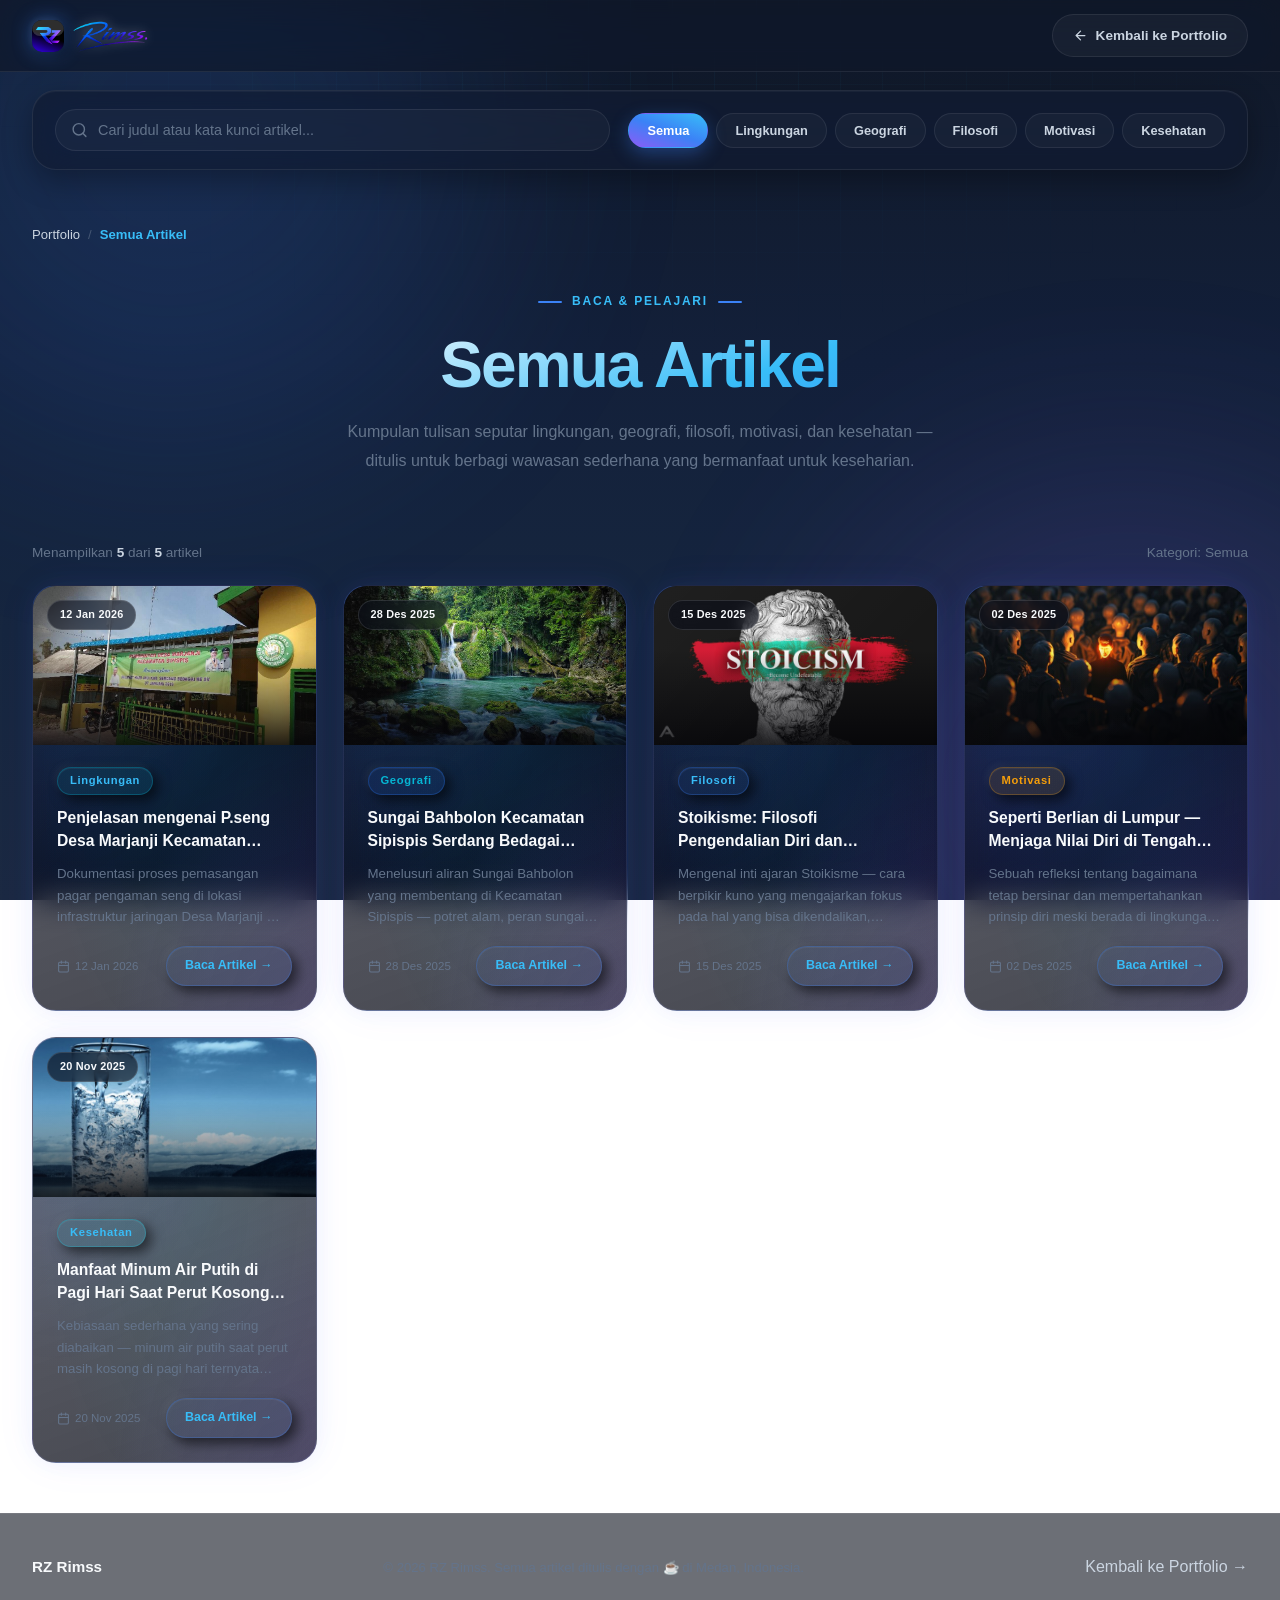
<file: artikel.html>
<!doctype html>
<html lang="id">
  <head>
    <meta charset="UTF-8" />
    <meta name="viewport" content="width=device-width, initial-scale=1.0" />
    <meta
      name="description"
      content="Semua Artikel — RZ Rimss Portofolio Developer. Kumpulan artikel seputar lingkungan, geografi, filosofi, motivasi, dan kesehatan."
    />
    <title>Semua Artikel — RZ Rimss</title>
    <link rel="preconnect" href="https://fonts.googleapis.com" />
    <link rel="preconnect" href="https://fonts.gstatic.com" crossorigin />
    <link
      href="https://fonts.googleapis.com/css2?family=Space+Grotesk:wght@300;400;500;600;700&family=Inter:wght@300;400;500;600&family=Sora:wght@300;400;600;700;800&display=swap"
      rel="stylesheet"
    />
    <style>
      /* =============================================
         RESET & BASE
      ============================================= */
      *,
      *::before,
      *::after {
        box-sizing: border-box;
        margin: 0;
        padding: 0;
      }
      html {
        scroll-behavior: smooth;
        overflow-x: hidden;
      }
      body {
        font-family: sans-serif;
        background: linear-gradient(
          180deg,
          #101827 0%,
          #13203a 40%,
          #16263f 70%,
          #1b2942 100%
        );
        background-attachment: fixed;
        color: #e8e8f0;
        overflow-x: hidden;
        max-width: 100%;
        line-height: 1.6;
        min-height: 100vh;
      }

      :root {
        --bg-base: #101827;
        --bg-1: #13203a;
        --bg-2: #16263f;
        --bg-3: #1b2942;
        --accent-mag: #3b82f6;
        --accent-blue: #06b6d4;
        --accent-cyan: #38bdf8;
        --accent-orange: #f59e0b;
        --accent-purple: #8b5cf6;
        --text-primary: #f8fafc;
        --text-secondary: #cbd5e1;
        --text-muted: #64748b;
        --border: rgba(255, 255, 255, 0.08);
        --border-glow: rgba(59, 130, 246, 0.28);
        --glass: rgba(255, 255, 255, 0.04);
        --radius-sm: 8px;
        --radius-md: 16px;
        --radius-lg: 24px;
        --radius-xl: 32px;
        --font-display: sans-serif;
        --font-body: sans-serif;
        --nav-h: 72px;
        --nm-light: rgba(255, 255, 255, 0.06);
        --nm-shadow-raised:
          8px 8px 20px rgba(0, 0, 0, 0.65),
          -5px -5px 14px rgba(255, 255, 255, 0.055),
          inset 0 1px 0 rgba(255, 255, 255, 0.07);
        --nm-shadow-raised-hover:
          14px 14px 30px rgba(0, 0, 0, 0.75),
          -6px -6px 18px rgba(255, 255, 255, 0.065),
          0 0 35px rgba(59, 130, 246, 0.22),
          inset 0 1px 0 rgba(255, 255, 255, 0.09);
        --nm-shadow-sm:
          5px 5px 13px rgba(0, 0, 0, 0.6),
          -3px -3px 9px rgba(255, 255, 255, 0.05),
          inset 0 1px 0 rgba(255, 255, 255, 0.05);
        --nm-shadow-sm-hover:
          8px 8px 18px rgba(0, 0, 0, 0.7),
          -4px -4px 12px rgba(255, 255, 255, 0.06),
          0 0 22px rgba(59, 130, 246, 0.18);
      }

      ::selection {
        background: rgba(59, 130, 246, 0.35);
        color: #fff;
      }

      a {
        color: inherit;
      }

      img {
        max-width: 100%;
        display: block;
      }

      button {
        font-family: inherit;
      }

      /* subtle scrollbar */
      ::-webkit-scrollbar {
        width: 10px;
      }
      ::-webkit-scrollbar-track {
        background: var(--bg-base);
      }
      ::-webkit-scrollbar-thumb {
        background: var(--bg-3);
        border-radius: 10px;
        border: 2px solid var(--bg-base);
      }
      ::-webkit-scrollbar-thumb:hover {
        background: var(--accent-mag);
      }

      /* =============================================
         BACKGROUND AMBIENT GLOW
      ============================================= */
      .bg-glow {
        position: fixed;
        inset: 0;
        z-index: 0;
        pointer-events: none;
        overflow: hidden;
      }
      .bg-glow::before,
      .bg-glow::after {
        content: "";
        position: absolute;
        width: 620px;
        height: 620px;
        border-radius: 50%;
        filter: blur(120px);
        opacity: 0.16;
      }
      .bg-glow::before {
        top: -180px;
        left: -140px;
        background: var(--accent-mag);
      }
      .bg-glow::after {
        bottom: -200px;
        right: -160px;
        background: var(--accent-purple);
      }
      .bg-grid {
        position: fixed;
        inset: 0;
        z-index: 0;
        pointer-events: none;
        background-image:
          linear-gradient(rgba(56, 189, 248, 0.05) 1px, transparent 1px),
          linear-gradient(90deg, rgba(56, 189, 248, 0.05) 1px, transparent 1px);
        background-size: 42px 42px;
        -webkit-mask-image: radial-gradient(
          ellipse 80% 55% at 50% 0%,
          #000 0%,
          transparent 70%
        );
        mask-image: radial-gradient(
          ellipse 80% 55% at 50% 0%,
          #000 0%,
          transparent 70%
        );
      }

      /* =============================================
         NAVBAR
      ============================================= */
      #navbar {
        position: sticky;
        top: 0;
        z-index: 100;
        width: 100%;
        height: var(--nav-h);
        display: flex;
        align-items: center;
        background: rgba(16, 24, 39, 0.7);
        backdrop-filter: blur(18px) saturate(150%);
        -webkit-backdrop-filter: blur(18px) saturate(150%);
        border-bottom: 1px solid var(--border);
        transition:
          background 0.3s ease,
          box-shadow 0.3s ease;
      }
      #navbar.scrolled {
        background: rgba(13, 19, 32, 0.88);
        box-shadow: 0 8px 28px rgba(0, 0, 0, 0.35);
      }
      .nav-inner {
        max-width: 1400px;
        margin: 0 auto;
        width: 100%;
        display: flex;
        align-items: center;
        justify-content: space-between;
        padding: 0 32px;
        gap: 20px;
      }
      .nav-logo {
        font-family: var(--font-body);
        font-size: 1.1rem;
        font-weight: 800;
        color: var(--text-primary);
        text-decoration: none;
        letter-spacing: -0.03em;
        display: flex;
        align-items: center;
        gap: 10px;
      }
      .nav-logo-mark {
        width: 32px;
        height: 32px;
        border-radius: 10px;
        background: linear-gradient(200deg, #000000, #000000, #3300eb);
        display: flex;
        align-items: center;
        justify-content: center;
        font-size: 0.85rem;
        font-weight: 800;
        color: #fff;
        box-shadow:
          0 0 20px rgba(59, 130, 246, 0.45),
          4px 4px 10px rgba(0, 0, 0, 0.5),
          -2px -2px 6px rgba(255, 255, 255, 0.07);
        position: relative;
        overflow: hidden;
      }
      .nav-logo-mark::after {
        content: "";
        position: absolute;
        top: 0;
        left: 0;
        right: 0;
        height: 50%;
        background: rgba(255, 255, 255, 0.18);
        border-radius: inherit;
      }
      .nav-logo-text {
        display: flex;
        align-items: center;
      }
      .nav-logo-text img {
        margin-left: -10px;
        height: 70px;
        width: auto;
        object-fit: contain;
        display: block;
        filter: drop-shadow(0 0 6px rgba(255, 255, 255, 0.4));
      }
      .nav-back {
        display: inline-flex;
        align-items: center;
        gap: 8px;
        padding: 10px 20px;
        border-radius: 100px;
        border: 1px solid var(--border);
        background: var(--glass);
        color: var(--text-secondary);
        font-size: 0.85rem;
        font-weight: 600;
        text-decoration: none;
        transition: all 0.3s ease;
        white-space: nowrap;
      }
      .nav-back:hover {
        color: var(--accent-cyan);
        border-color: rgba(59, 130, 246, 0.35);
        background: rgba(59, 130, 246, 0.08);
        transform: translateY(-2px);
      }
      .nav-back svg {
        width: 15px;
        height: 15px;
        transition: transform 0.3s ease;
      }
      .nav-back:hover svg {
        transform: translateX(-3px);
      }

      /* =============================================
         MAIN LAYOUT
      ============================================= */
      main {
        position: relative;
        z-index: 1;
      }
      .wrap {
        max-width: 1400px;
        margin: 0 auto;
        width: 100%;
        padding: 0 32px;
      }

      /* Breadcrumb */
      .breadcrumb {
        display: flex;
        align-items: center;
        gap: 8px;
        font-size: 0.82rem;
        color: var(--text-muted);
        padding-top: 28px;
        flex-wrap: wrap;
      }
      .breadcrumb a {
        color: var(--text-secondary);
        text-decoration: none;
        transition: color 0.25s ease;
      }
      .breadcrumb a:hover {
        color: var(--accent-cyan);
      }
      .breadcrumb .sep {
        color: var(--text-muted);
        opacity: 0.6;
      }
      .breadcrumb .current {
        color: var(--accent-cyan);
        font-weight: 600;
      }

      /* =============================================
         HERO HEADER
      ============================================= */
      .articles-hero {
        padding: 40px 0 44px;
        text-align: center;
      }
      .hero-eyebrow {
        display: inline-flex;
        align-items: center;
        gap: 10px;
        font-size: 0.75rem;
        font-weight: 600;
        letter-spacing: 0.15em;
        text-transform: uppercase;
        color: var(--accent-cyan);
        margin-bottom: 18px;
      }
      .hero-eyebrow::before,
      .hero-eyebrow::after {
        content: "";
        display: block;
        width: 24px;
        height: 2px;
        background: var(--accent-mag);
        border-radius: 2px;
      }
      .articles-hero h1 {
        font-family: var(--font-display);
        font-size: clamp(2.4rem, 5.5vw, 4rem);
        font-weight: 800;
        letter-spacing: -0.03em;
        line-height: 1.1;
        background: linear-gradient(
          160deg,
          #ffffff 20%,
          var(--accent-cyan) 60%,
          var(--accent-mag) 100%
        );
        -webkit-background-clip: text;
        background-clip: text;
        -webkit-text-fill-color: transparent;
        margin-bottom: 18px;
      }
      .articles-hero p {
        max-width: 620px;
        margin: 0 auto;
        color: var(--text-muted);
        font-size: 1rem;
        line-height: 1.8;
      }

      /* =============================================
         TOOLBAR — SEARCH + FILTER
      ============================================= */
      .toolbar {
        position: sticky;
        top: var(--nav-h);
        z-index: 40;
        padding: 18px 0;
        margin-bottom: 8px;
      }
      .toolbar-inner {
        background: rgba(19, 27, 46, 0.72);
        backdrop-filter: blur(20px) saturate(160%);
        -webkit-backdrop-filter: blur(20px) saturate(160%);
        border: 1px solid var(--border);
        border-radius: var(--radius-lg);
        padding: 18px 22px;
        display: flex;
        align-items: center;
        gap: 18px;
        flex-wrap: wrap;
        box-shadow:
          0 10px 30px rgba(0, 0, 0, 0.3),
          inset 0 1px 0 rgba(255, 255, 255, 0.04);
      }
      .search-box {
        position: relative;
        flex: 1 1 260px;
        min-width: 220px;
      }
      .search-box svg {
        position: absolute;
        left: 16px;
        top: 50%;
        transform: translateY(-50%);
        width: 17px;
        height: 17px;
        color: var(--text-muted);
        pointer-events: none;
      }
      .search-box input {
        width: 100%;
        padding: 12px 16px 12px 42px;
        border-radius: 100px;
        border: 1px solid var(--border);
        background: rgba(255, 255, 255, 0.03);
        color: var(--text-primary);
        font-size: 0.9rem;
        font-family: inherit;
        outline: none;
        transition: all 0.3s ease;
      }
      .search-box input::placeholder {
        color: var(--text-muted);
      }
      .search-box input:focus {
        border-color: rgba(59, 130, 246, 0.45);
        background: rgba(59, 130, 246, 0.06);
        box-shadow: 0 0 0 4px rgba(59, 130, 246, 0.1);
      }
      .search-clear {
        position: absolute;
        right: 8px;
        top: 50%;
        transform: translateY(-50%);
        width: 26px;
        height: 26px;
        border-radius: 50%;
        border: none;
        background: rgba(255, 255, 255, 0.06);
        color: var(--text-muted);
        cursor: pointer;
        display: none;
        align-items: center;
        justify-content: center;
        font-size: 0.85rem;
        transition: all 0.2s ease;
      }
      .search-clear:hover {
        background: rgba(239, 68, 68, 0.2);
        color: #fca5a5;
      }
      .search-clear.show {
        display: flex;
      }

      .filter-pills {
        display: flex;
        gap: 8px;
        flex-wrap: wrap;
      }
      .pill {
        padding: 9px 18px;
        border-radius: 100px;
        border: 1px solid var(--border);
        background: rgba(255, 255, 255, 0.03);
        color: var(--text-secondary);
        font-size: 0.8rem;
        font-weight: 600;
        cursor: pointer;
        transition: all 0.25s ease;
        white-space: nowrap;
      }
      .pill:hover {
        border-color: rgba(59, 130, 246, 0.35);
        color: var(--text-primary);
        transform: translateY(-1px);
      }
      .pill.active {
        background: linear-gradient(200deg, #38bdf8, #3b82f6, #8b5cf6);
        border-color: transparent;
        color: #fff;
        box-shadow: 0 6px 18px rgba(59, 130, 246, 0.35);
      }

      /* =============================================
         RESULTS META
      ============================================= */
      .results-meta {
        display: flex;
        justify-content: space-between;
        align-items: center;
        margin: 22px 0 22px;
        color: var(--text-muted);
        font-size: 0.85rem;
        flex-wrap: wrap;
        gap: 10px;
      }
      .results-meta strong {
        color: var(--text-secondary);
      }

      /* =============================================
         ARTICLES GRID
      ============================================= */
      .articles-grid {
        display: grid;
        grid-template-columns: repeat(4, 1fr);
        gap: 26px;
        padding-bottom: 20px;
      }
      @media (max-width: 1240px) {
        .articles-grid {
          grid-template-columns: repeat(3, 1fr);
        }
      }
      @media (max-width: 900px) {
        .articles-grid {
          grid-template-columns: repeat(2, 1fr);
          gap: 20px;
        }
      }
      @media (max-width: 600px) {
        .articles-grid {
          grid-template-columns: 1fr;
          gap: 18px;
        }
      }

      .article-card {
        background:
          radial-gradient(
            130% 160% at 8% -10%,
            rgba(59, 130, 246, 0.2),
            transparent 55%
          ),
          radial-gradient(
            140% 140% at 110% 115%,
            rgba(139, 92, 246, 0.18),
            transparent 60%
          ),
          radial-gradient(
            90% 120% at 60% 40%,
            rgba(6, 182, 212, 0.08),
            transparent 65%
          ),
          linear-gradient(
            160deg,
            rgba(11, 15, 32, 0.62) 0%,
            rgba(7, 9, 20, 0.75) 100%
          );
        backdrop-filter: blur(16px) saturate(150%);
        -webkit-backdrop-filter: blur(16px) saturate(150%);
        border: 1px solid rgba(148, 163, 255, 0.16);
        border-radius: var(--radius-lg);
        overflow: hidden;
        transition:
          transform 0.35s ease,
          box-shadow 0.35s ease,
          border-color 0.35s ease,
          opacity 0.35s ease;
        display: flex;
        flex-direction: column;
        box-shadow:
          0 0 22px rgba(59, 130, 246, 0.08),
          0 0 44px rgba(139, 92, 246, 0.05);
        position: relative;
        opacity: 0;
        transform: translateY(24px);
      }
      .article-card.in {
        opacity: 1;
        transform: translateY(0);
      }
      .article-card::before {
        content: "";
        position: absolute;
        inset: 0;
        background: linear-gradient(
          135deg,
          var(--nm-light) 0%,
          transparent 45%
        );
        pointer-events: none;
        z-index: 1;
        border-radius: inherit;
        opacity: 0.55;
      }
      .article-card:hover {
        border-color: rgba(59, 130, 246, 0.28);
        transform: translateY(-8px);
        box-shadow:
          12px 16px 34px rgba(0, 0, 0, 0.55),
          0 0 0 1px rgba(59, 130, 246, 0.12),
          0 0 42px rgba(59, 130, 246, 0.18);
      }
      .article-img {
        width: 100%;
        aspect-ratio: 16/9;
        overflow: hidden;
        position: relative;
        background: var(--bg-3);
      }
      .article-img img {
        width: 100%;
        height: 100%;
        object-fit: cover;
        transition: transform 0.6s ease;
        display: block;
      }
      .article-card:hover .article-img img {
        transform: scale(1.07);
      }
      .article-img-overlay {
        position: absolute;
        inset: 0;
        background: linear-gradient(
          to bottom,
          transparent 40%,
          rgba(5, 5, 8, 0.88)
        );
      }
      .article-img-placeholder {
        width: 100%;
        height: 100%;
        display: flex;
        align-items: center;
        justify-content: center;
        font-size: 0.75rem;
        color: var(--text-muted);
        flex-direction: column;
        gap: 8px;
        background: linear-gradient(135deg, var(--bg-2), var(--bg-3));
      }
      .placeholder-icon {
        font-size: 1.8rem;
      }
      .article-date-badge {
        position: absolute;
        top: 14px;
        left: 14px;
        z-index: 2;
        padding: 5px 12px;
        border-radius: 100px;
        font-size: 0.68rem;
        font-weight: 600;
        color: var(--text-primary);
        background: rgba(10, 14, 26, 0.6);
        backdrop-filter: blur(8px);
        border: 1px solid rgba(255, 255, 255, 0.12);
        letter-spacing: 0.02em;
      }
      .article-body {
        padding: 22px 24px 24px;
        display: flex;
        flex-direction: column;
        flex: 1;
        position: relative;
        z-index: 1;
      }
      .article-category {
        display: inline-flex;
        align-items: center;
        gap: 6px;
        padding: 4px 12px;
        border-radius: 100px;
        font-size: 0.7rem;
        font-weight: 600;
        margin-bottom: 12px;
        letter-spacing: 0.06em;
        width: fit-content;
        box-shadow: var(--nm-shadow-sm);
      }
      .cat-blue {
        background: rgba(41, 121, 255, 0.1);
        border: 1px solid rgba(41, 121, 255, 0.28);
        color: var(--accent-blue);
      }
      .cat-mag {
        background: rgba(59, 130, 246, 0.08);
        border: 1px solid rgba(59, 130, 246, 0.28);
        color: var(--accent-cyan);
      }
      .cat-cyan {
        background: rgba(0, 229, 255, 0.07);
        border: 1px solid rgba(0, 229, 255, 0.22);
        color: var(--accent-cyan);
      }
      .cat-orange {
        background: rgba(245, 158, 11, 0.1);
        border: 1px solid rgba(245, 158, 11, 0.28);
        color: var(--accent-orange);
      }
      .article-title {
        font-family: var(--font-display);
        font-size: 0.98rem;
        font-weight: 700;
        color: var(--text-primary);
        line-height: 1.45;
        margin-bottom: 10px;
        display: -webkit-box;
        -webkit-line-clamp: 2;
        -webkit-box-orient: vertical;
        overflow: hidden;
      }
      .article-desc {
        font-size: 0.83rem;
        line-height: 1.65;
        color: var(--text-muted);
        margin-bottom: 18px;
        flex: 1;
        display: -webkit-box;
        -webkit-line-clamp: 3;
        -webkit-box-orient: vertical;
        overflow: hidden;
      }
      .article-footer-row {
        display: flex;
        align-items: center;
        justify-content: space-between;
        gap: 12px;
      }
      .article-date {
        font-size: 0.72rem;
        color: var(--text-muted);
        display: flex;
        align-items: center;
        gap: 5px;
      }
      .article-date svg {
        width: 13px;
        height: 13px;
      }
      .article-cta {
        display: inline-flex;
        align-items: center;
        gap: 6px;
        padding: 9px 18px;
        border: 1px solid rgba(59, 130, 246, 0.28);
        border-radius: 100px;
        color: var(--accent-cyan);
        font-size: 0.78rem;
        font-weight: 600;
        text-decoration: none;
        transition: all 0.3s ease;
        background: rgba(59, 130, 246, 0.05);
        width: fit-content;
        font-family: var(--font-display);
        box-shadow: var(--nm-shadow-sm);
        flex-shrink: 0;
      }
      .article-cta:hover {
        background: rgba(59, 130, 246, 0.14);
        transform: translateX(3px);
        box-shadow: var(--nm-shadow-sm-hover);
      }

      /* =============================================
         EMPTY STATE
      ============================================= */
      .empty-state {
        display: none;
        flex-direction: column;
        align-items: center;
        text-align: center;
        padding: 80px 20px;
        color: var(--text-muted);
      }
      .empty-state.show {
        display: flex;
      }
      .empty-state .icon {
        font-size: 2.6rem;
        margin-bottom: 18px;
        opacity: 0.7;
      }
      .empty-state h3 {
        font-family: var(--font-display);
        color: var(--text-primary);
        font-size: 1.2rem;
        margin-bottom: 8px;
      }
      .empty-state p {
        font-size: 0.9rem;
        max-width: 360px;
      }
      .empty-reset {
        margin-top: 20px;
        padding: 10px 22px;
        border-radius: 100px;
        border: 1px solid rgba(59, 130, 246, 0.3);
        background: rgba(59, 130, 246, 0.08);
        color: var(--accent-cyan);
        font-size: 0.82rem;
        font-weight: 600;
        cursor: pointer;
        transition: all 0.25s ease;
      }
      .empty-reset:hover {
        background: rgba(59, 130, 246, 0.16);
        transform: translateY(-2px);
      }

      /* =============================================
         LOAD MORE
      ============================================= */
      .load-more-wrap {
        display: flex;
        justify-content: center;
        padding: 30px 0 70px;
      }
      .btn-load-more {
        display: inline-flex;
        align-items: center;
        gap: 10px;
        padding: 14px 34px;
        background: rgba(255, 255, 255, 0.04);
        border: 1px solid var(--border);
        border-radius: 100px;
        color: var(--text-primary);
        font-size: 0.9rem;
        font-weight: 600;
        font-family: var(--font-display);
        cursor: pointer;
        transition: all 0.3s ease;
        backdrop-filter: blur(10px);
      }
      .btn-load-more:hover {
        border-color: rgba(59, 130, 246, 0.4);
        background: rgba(59, 130, 246, 0.1);
        transform: translateY(-2px);
        box-shadow: 0 10px 26px rgba(59, 130, 246, 0.2);
      }
      .btn-load-more svg {
        width: 15px;
        height: 15px;
        transition: transform 0.3s ease;
      }
      .btn-load-more.loading svg {
        animation: spin 0.7s linear infinite;
      }
      @keyframes spin {
        to {
          transform: rotate(360deg);
        }
      }

      /* =============================================
         PAGE INDICATOR (dots showing progress)
      ============================================= */
      .progress-track {
        max-width: 240px;
        margin: 0 auto 14px;
        height: 4px;
        border-radius: 4px;
        background: rgba(255, 255, 255, 0.06);
        overflow: hidden;
      }
      .progress-fill {
        height: 100%;
        border-radius: 4px;
        background: linear-gradient(
          90deg,
          var(--accent-cyan),
          var(--accent-mag)
        );
        transition: width 0.4s ease;
      }

      /* =============================================
         BACK TO TOP
      ============================================= */
      .back-to-top {
        position: fixed;
        bottom: 26px;
        right: 26px;
        width: 46px;
        height: 46px;
        border-radius: 50%;
        border: 1px solid var(--border);
        background: rgba(19, 27, 46, 0.85);
        backdrop-filter: blur(12px);
        color: var(--accent-cyan);
        display: flex;
        align-items: center;
        justify-content: center;
        cursor: pointer;
        z-index: 60;
        opacity: 0;
        pointer-events: none;
        transform: translateY(10px);
        transition: all 0.3s ease;
        box-shadow: 0 8px 24px rgba(0, 0, 0, 0.35);
      }
      .back-to-top.show {
        opacity: 1;
        pointer-events: auto;
        transform: translateY(0);
      }
      .back-to-top:hover {
        border-color: rgba(59, 130, 246, 0.4);
        transform: translateY(-3px);
      }
      .back-to-top svg {
        width: 18px;
        height: 18px;
      }

      /* =============================================
         FOOTER
      ============================================= */
      footer {
        position: relative;
        z-index: 1;
        border-top: 1px solid var(--border);
        background: rgba(11, 16, 28, 0.6);
        backdrop-filter: blur(10px);
        padding: 40px 0;
        margin-top: 30px;
      }
      .footer-simple {
        max-width: 1400px;
        margin: 0 auto;
        padding: 0 32px;
        display: flex;
        align-items: center;
        justify-content: space-between;
        flex-wrap: wrap;
        gap: 14px;
      }
      .footer-simple .brand {
        font-family: var(--font-display);
        font-weight: 700;
        color: var(--text-primary);
        font-size: 0.95rem;
      }
      .footer-simple p {
        color: var(--text-muted);
        font-size: 0.82rem;
      }
      .footer-simple a {
        text-decoration: none;
        color: var(--text-secondary);
        transition: color 0.25s ease;
      }
      .footer-simple a:hover {
        color: var(--accent-cyan);
      }

      /* =============================================
         RESPONSIVE FINE-TUNING
      ============================================= */
      @media (max-width: 720px) {
        .wrap {
          padding: 0 18px;
        }
        .nav-inner {
          padding: 0 18px;
        }
        .nav-back span {
          display: none;
        }
        .nav-back {
          padding: 10px 12px;
        }
        .articles-hero {
          padding: 26px 0 30px;
        }
        .toolbar-inner {
          padding: 14px 16px;
        }
        .filter-pills {
          width: 100%;
          overflow-x: auto;
          flex-wrap: nowrap;
          padding-bottom: 4px;
        }
        .filter-pills::-webkit-scrollbar {
          height: 0;
        }
        .footer-simple {
          flex-direction: column;
          text-align: center;
        }
      }

      @media (prefers-reduced-motion: reduce) {
        * {
          transition-duration: 0.01ms !important;
          animation-duration: 0.01ms !important;
        }
      }
    </style>
  </head>
  <body>
    <div class="bg-glow" aria-hidden="true"></div>
    <div class="bg-grid" aria-hidden="true"></div>

    <nav id="navbar" role="navigation" aria-label="Main navigation">
      <div class="nav-inner">
        <a href="index.html#home" class="nav-logo" aria-label="Beranda">
          <div class="nav-logo-mark">
            <img src="img/rz1.png" alt="RZ Rimss Logo" />
          </div>
          <div class="nav-logo-text">
            <img src="img/rim.png" alt="Rimss" />
          </div>
        </a>
        <a href="index.html#home" class="nav-back">
          <svg
            viewBox="0 0 24 24"
            fill="none"
            stroke="currentColor"
            stroke-width="2"
            stroke-linecap="round"
            stroke-linejoin="round"
          >
            <path d="M19 12H5M12 19l-7-7 7-7" />
          </svg>
          <span>Kembali ke Portfolio</span>
        </a>
      </div>
    </nav>

    <main>
      <div class="wrap">
        <div class="toolbar">
          <div class="toolbar-inner">
            <div class="search-box">
              <svg
                viewBox="0 0 24 24"
                fill="none"
                stroke="currentColor"
                stroke-width="2"
                stroke-linecap="round"
                stroke-linejoin="round"
              >
                <circle cx="11" cy="11" r="8" />
                <path d="m21 21-4.3-4.3" />
              </svg>
              <input
                type="text"
                id="searchInput"
                placeholder="Cari judul atau kata kunci artikel..."
                autocomplete="off"
                aria-label="Cari artikel"
              />
              <button
                class="search-clear"
                id="searchClear"
                aria-label="Hapus pencarian"
              >
                ✕
              </button>
            </div>
            <div
              class="filter-pills"
              id="filterPills"
              role="tablist"
              aria-label="Filter kategori"
            >
              <button class="pill active" data-cat="all">Semua</button>
              <button class="pill" data-cat="lingkungan">Lingkungan</button>
              <button class="pill" data-cat="geografi">Geografi</button>
              <button class="pill" data-cat="filosofi">Filosofi</button>
              <button class="pill" data-cat="motivasi">Motivasi</button>
              <button class="pill" data-cat="kesehatan">Kesehatan</button>
            </div>
          </div>
        </div>

        <div class="breadcrumb">
          <a href="index.html#home">Portfolio</a>
          <span class="sep">/</span>
          <span class="current">Semua Artikel</span>
        </div>

        <section class="articles-hero">
          <div class="hero-eyebrow">Baca &amp; Pelajari</div>
          <h1>Semua Artikel</h1>
          <p>
            Kumpulan tulisan seputar lingkungan, geografi, filosofi, motivasi,
            dan kesehatan — ditulis untuk berbagi wawasan sederhana yang
            bermanfaat untuk keseharian.
          </p>
        </section>

        <div class="results-meta">
          <span
            >Menampilkan <strong id="countShown">0</strong> dari
            <strong id="countTotal">0</strong> artikel</span
          >
          <span id="activeFilterLabel">Kategori: Semua</span>
        </div>

        <div class="articles-grid" id="articlesGrid">
          <!-- Article Card 1 -->
          <article
            class="article-card"
            data-category="lingkungan"
            data-title="Penjelasan mengenai P.seng Desa Marjanji Kecamatan Sipispis Serdang Bedagai"
            data-desc="Dokumentasi proses pemasangan pagar pengaman seng di lokasi infrastruktur jaringan Desa Marjanji mulai dari persiapan lahan spesifikasi material hingga tahap akhir instalasi"
            data-date="2026-01-12"
          >
            <div class="article-img">
              <span class="article-date-badge">12 Jan 2026</span>
              <img
                loading="lazy"
                decoding="async"
                src="img/sipispis.jpg"
                alt="P.seng Desa Marjanji"
                onerror="
                  this.style.display = 'none';
                  this.nextElementSibling.style.display = 'flex';
                "
              />
              <div class="article-img-placeholder" style="display: none">
                <div class="placeholder-icon">🌿</div>
                <span>artikel-1.jpg</span>
              </div>
              <div class="article-img-overlay"></div>
            </div>
            <div class="article-body">
              <span class="article-category cat-cyan">Lingkungan</span>
              <div class="article-title">
                Penjelasan mengenai P.seng Desa Marjanji Kecamatan Sipispis
                Serdang Bedagai
              </div>
              <p class="article-desc">
                Dokumentasi proses pemasangan pagar pengaman seng di lokasi
                infrastruktur jaringan Desa Marjanji — mulai dari persiapan
                lahan, spesifikasi material, hingga tahap akhir instalasi untuk
                menunjang keamanan dan kelancaran operasional perangkat di
                lapangan.
              </p>
              <div class="article-footer-row">
                <span class="article-date">
                  <svg
                    viewBox="0 0 24 24"
                    fill="none"
                    stroke="currentColor"
                    stroke-width="2"
                    stroke-linecap="round"
                    stroke-linejoin="round"
                  >
                    <rect x="3" y="4" width="18" height="18" rx="2" />
                    <path d="M16 2v4M8 2v4M3 10h18" />
                  </svg>
                  12 Jan 2026
                </span>
                <a href="p_seng.html" class="article-cta" target="_blank" rel="noopener noreferrer">Baca Artikel →</a>
              </div>
            </div>
          </article>

          <!-- Article Card 2 -->
          <article
            class="article-card"
            data-category="geografi"
            data-title="Sungai Bahbolon Kecamatan Sipispis Serdang Bedagai Sumatera Utara Indonesia"
            data-desc="Menelusuri aliran Sungai Bahbolon yang membentang di Kecamatan Sipispis potret alam peran sungai bagi masyarakat sekitar serta kondisi lingkungan di sepanjang daerah aliran sungainya"
            data-date="2025-12-28"
          >
            <div class="article-img">
              <span class="article-date-badge">28 Des 2025</span>
              <img
                loading="lazy"
                decoding="async"
                src="img/sungai.jpg"
                alt="Sungai Bahbolon"
                onerror="
                  this.style.display = 'none';
                  this.nextElementSibling.style.display = 'flex';
                "
              />
              <div class="article-img-placeholder" style="display: none">
                <div class="placeholder-icon">🌊</div>
                <span>artikel-2.jpg</span>
              </div>
              <div class="article-img-overlay"></div>
            </div>
            <div class="article-body">
              <span class="article-category cat-blue">Geografi</span>
              <div class="article-title">
                Sungai Bahbolon Kecamatan Sipispis Serdang Bedagai Sumatera
                Utara Indonesia
              </div>
              <p class="article-desc">
                Menelusuri aliran Sungai Bahbolon yang membentang di Kecamatan
                Sipispis — potret alam, peran sungai bagi masyarakat sekitar,
                serta kondisi lingkungan di sepanjang daerah aliran sungainya.
              </p>
              <div class="article-footer-row">
                <span class="article-date">
                  <svg
                    viewBox="0 0 24 24"
                    fill="none"
                    stroke="currentColor"
                    stroke-width="2"
                    stroke-linecap="round"
                    stroke-linejoin="round"
                  >
                    <rect x="3" y="4" width="18" height="18" rx="2" />
                    <path d="M16 2v4M8 2v4M3 10h18" />
                  </svg>
                  28 Des 2025
                </span>
                <a href="bah-bolon.html" class="article-cta" target="_blank" rel="noopener noreferrer">Baca Artikel →</a>
              </div>
            </div>
          </article>

          <!-- Article Card 3 -->
          <article
            class="article-card"
            data-category="filosofi"
            data-title="Stoikisme Filosofi Pengendalian Diri dan Ketenangan dalam Menghadapi Tantangan Hidup"
            data-desc="Mengenal inti ajaran Stoikisme cara berpikir kuno yang mengajarkan fokus pada hal yang bisa dikendalikan menerima yang tidak bisa diubah dan menjaga ketenangan"
            data-date="2025-12-15"
          >
            <div class="article-img">
              <span class="article-date-badge">15 Des 2025</span>
              <img
                loading="lazy"
                decoding="async"
                src="img/stoikisme.jpg"
                alt="Stoikisme"
                onerror="
                  this.style.display = 'none';
                  this.nextElementSibling.style.display = 'flex';
                "
              />
              <div class="article-img-placeholder" style="display: none">
                <div class="placeholder-icon">🏛️</div>
                <span>artikel-3.jpg</span>
              </div>
              <div class="article-img-overlay"></div>
            </div>
            <div class="article-body">
              <span class="article-category cat-mag">Filosofi</span>
              <div class="article-title">
                Stoikisme: Filosofi Pengendalian Diri dan Ketenangan dalam
                Menghadapi Tantangan Hidup
              </div>
              <p class="article-desc">
                Mengenal inti ajaran Stoikisme — cara berpikir kuno yang
                mengajarkan fokus pada hal yang bisa dikendalikan, menerima yang
                tidak bisa diubah, dan menjaga ketenangan di tengah tekanan
                hidup sehari-hari.
              </p>
              <div class="article-footer-row">
                <span class="article-date">
                  <svg
                    viewBox="0 0 24 24"
                    fill="none"
                    stroke="currentColor"
                    stroke-width="2"
                    stroke-linecap="round"
                    stroke-linejoin="round"
                  >
                    <rect x="3" y="4" width="18" height="18" rx="2" />
                    <path d="M16 2v4M8 2v4M3 10h18" />
                  </svg>
                  15 Des 2025
                </span>
                <a href="stoikisme.html" class="article-cta" target="_blank" rel="noopener noreferrer">Baca Artikel →</a>
              </div>
            </div>
          </article>

          <!-- Article Card 4 -->
          <article
            class="article-card"
            data-category="motivasi"
            data-title="Seperti Berlian di Lumpur Menjaga Nilai Diri di Tengah Berbagai Lingkungan dan Pergaulan"
            data-desc="Sebuah refleksi tentang bagaimana tetap bersinar dan mempertahankan prinsip diri meski berada di lingkungan atau pergaulan yang kurang mendukung filosofi berlian"
            data-date="2025-12-02"
          >
            <div class="article-img">
              <span class="article-date-badge">02 Des 2025</span>
              <img
                loading="lazy"
                decoding="async"
                src="img/sinar.jpg"
                alt="Berlian di lumpur"
                onerror="
                  this.style.display = 'none';
                  this.nextElementSibling.style.display = 'flex';
                "
              />
              <div class="article-img-placeholder" style="display: none">
                <div class="placeholder-icon">💎</div>
                <span>artikel-4.jpg</span>
              </div>
              <div class="article-img-overlay"></div>
            </div>
            <div class="article-body">
              <span class="article-category cat-orange">Motivasi</span>
              <div class="article-title">
                Seperti Berlian di Lumpur — Menjaga Nilai Diri di Tengah
                Berbagai Lingkungan dan Pergaulan
              </div>
              <p class="article-desc">
                Sebuah refleksi tentang bagaimana tetap bersinar dan
                mempertahankan prinsip diri meski berada di lingkungan atau
                pergaulan yang kurang mendukung — filosofi berlian yang tetap
                berharga meski terkubur dalam lumpur.
              </p>
              <div class="article-footer-row">
                <span class="article-date">
                  <svg
                    viewBox="0 0 24 24"
                    fill="none"
                    stroke="currentColor"
                    stroke-width="2"
                    stroke-linecap="round"
                    stroke-linejoin="round"
                  >
                    <rect x="3" y="4" width="18" height="18" rx="2" />
                    <path d="M16 2v4M8 2v4M3 10h18" />
                  </svg>
                  02 Des 2025
                </span>
                <a
                  href="berlian-tetaplah-berlian.html"
                  class="article-cta"
                  target="_blank"
                  rel="noopener noreferrer"
                  >Baca Artikel →</a
                >
              </div>
            </div>
          </article>

          <!-- Article Card 5 -->
          <article
            class="article-card"
            data-category="kesehatan"
            data-title="Manfaat Minum Air Putih di Pagi Hari Saat Perut Kosong untuk Kesehatan Tubuh"
            data-desc="Kebiasaan sederhana yang sering diabaikan minum air putih saat perut masih kosong di pagi hari ternyata membantu metabolisme pencernaan dan menjaga tubuh tetap segar"
            data-date="2025-11-20"
          >
            <div class="article-img">
              <span class="article-date-badge">20 Nov 2025</span>
              <img
                loading="lazy"
                decoding="async"
                src="img/air putih.jpg"
                alt="Manfaat air putih"
                onerror="
                  this.style.display = 'none';
                  this.nextElementSibling.style.display = 'flex';
                "
              />
              <div class="article-img-placeholder" style="display: none">
                <div class="placeholder-icon">💧</div>
                <span>artikel-5.jpg</span>
              </div>
              <div class="article-img-overlay"></div>
            </div>
            <div class="article-body">
              <span class="article-category cat-cyan">Kesehatan</span>
              <div class="article-title">
                Manfaat Minum Air Putih di Pagi Hari Saat Perut Kosong untuk
                Kesehatan Tubuh
              </div>
              <p class="article-desc">
                Kebiasaan sederhana yang sering diabaikan — minum air putih saat
                perut masih kosong di pagi hari ternyata membantu metabolisme,
                pencernaan, dan menjaga tubuh tetap segar sepanjang hari.
              </p>
              <div class="article-footer-row">
                <span class="article-date">
                  <svg
                    viewBox="0 0 24 24"
                    fill="none"
                    stroke="currentColor"
                    stroke-width="2"
                    stroke-linecap="round"
                    stroke-linejoin="round"
                  >
                    <rect x="3" y="4" width="18" height="18" rx="2" />
                    <path d="M16 2v4M8 2v4M3 10h18" />
                  </svg>
                  20 Nov 2025
                </span>
                <a
                  href="manfaat-air-putih-pagi-hari.html"
                  class="article-cta"
                  target="_blank"
                  rel="noopener noreferrer"
                  >Baca Artikel →</a
                >
              </div>
            </div>
          </article>
        </div>

        <div class="empty-state" id="emptyState">
          <div class="icon">🔍</div>
          <h3>Artikel tidak ditemukan</h3>
          <p>
            Coba gunakan kata kunci lain atau ubah filter kategori untuk
            menemukan artikel yang kamu cari.
          </p>
          <button class="empty-reset" id="emptyReset">Reset Pencarian</button>
        </div>

        <div class="load-more-wrap" id="loadMoreWrap">
          <div style="width: 100%">
            <div class="progress-track">
              <div class="progress-fill" id="progressFill"></div>
            </div>
            <div style="display: flex; justify-content: center">
              <button class="btn-load-more" id="loadMoreBtn">
                <span>Muat Lebih Banyak</span>
                <svg
                  viewBox="0 0 24 24"
                  fill="none"
                  stroke="currentColor"
                  stroke-width="2"
                  stroke-linecap="round"
                  stroke-linejoin="round"
                >
                  <path d="M12 5v14M19 12l-7 7-7-7" />
                </svg>
              </button>
            </div>
          </div>
        </div>
      </div>
    </main>

    <footer aria-label="Footer">
      <div class="footer-simple">
        <div class="brand">RZ Rimss</div>
        <p>
          © 2026 RZ Rimss. Semua artikel ditulis dengan ☕ di Medan, Indonesia.
        </p>
        <a href="index.html#home">Kembali ke Portfolio →</a>
      </div>
    </footer>

    <button class="back-to-top" id="backToTop" aria-label="Kembali ke atas">
      <svg
        viewBox="0 0 24 24"
        fill="none"
        stroke="currentColor"
        stroke-width="2"
        stroke-linecap="round"
        stroke-linejoin="round"
      >
        <path d="M12 19V5M5 12l7-7 7 7" />
      </svg>
    </button>

    <script>
      (function () {
        "use strict";

        var grid = document.getElementById("articlesGrid");
        var cards = Array.prototype.slice.call(
          grid.querySelectorAll(".article-card"),
        );
        var searchInput = document.getElementById("searchInput");
        var searchClear = document.getElementById("searchClear");
        var pills = document.getElementById("filterPills");
        var countShown = document.getElementById("countShown");
        var countTotal = document.getElementById("countTotal");
        var activeFilterLabel = document.getElementById("activeFilterLabel");
        var emptyState = document.getElementById("emptyState");
        var emptyReset = document.getElementById("emptyReset");
        var loadMoreWrap = document.getElementById("loadMoreWrap");
        var loadMoreBtn = document.getElementById("loadMoreBtn");
        var progressFill = document.getElementById("progressFill");
        var navbar = document.getElementById("navbar");
        var backToTop = document.getElementById("backToTop");

        var PAGE_SIZE = 8;
        var state = {
          query: "",
          category: "all",
          visibleCount: PAGE_SIZE,
        };

        countTotal.textContent = cards.length;

        function normalize(str) {
          return (str || "").toLowerCase().normalize("NFKD");
        }

        function matches(card) {
          var cat = card.getAttribute("data-category");
          var catOk = state.category === "all" || cat === state.category;
          if (!catOk) return false;
          if (!state.query) return true;
          var haystack =
            normalize(card.getAttribute("data-title")) +
            " " +
            normalize(card.getAttribute("data-desc"));
          return haystack.indexOf(state.query) !== -1;
        }

        var revealObserver =
          "IntersectionObserver" in window
            ? new IntersectionObserver(
                function (entries) {
                  entries.forEach(function (entry) {
                    if (entry.isIntersecting) {
                      entry.target.classList.add("in");
                      revealObserver.unobserve(entry.target);
                    }
                  });
                },
                { threshold: 0.12, rootMargin: "0px 0px -40px 0px" },
              )
            : null;

        function revealCard(card) {
          if (revealObserver) {
            revealObserver.observe(card);
          } else {
            card.classList.add("in");
          }
        }

        function render() {
          var filtered = cards.filter(matches);
          var shown = 0;

          cards.forEach(function (card) {
            card.style.display = "none";
          });

          filtered.slice(0, state.visibleCount).forEach(function (card) {
            card.style.display = "flex";
            shown++;
            requestAnimationFrame(function () {
              revealCard(card);
            });
          });

          countShown.textContent = shown;
          countTotal.textContent = cards.length;

          emptyState.classList.toggle("show", filtered.length === 0);
          grid.style.display = filtered.length === 0 ? "none" : "grid";

          var hasMore = filtered.length > state.visibleCount;
          loadMoreWrap.style.display = hasMore ? "flex" : "none";

          var progressPct =
            filtered.length === 0
              ? 0
              : Math.min(100, (shown / filtered.length) * 100);
          progressFill.style.width = progressPct + "%";

          var label =
            state.category === "all"
              ? "Semua"
              : state.category.charAt(0).toUpperCase() +
                state.category.slice(1);
          activeFilterLabel.textContent = "Kategori: " + label;
        }

        var debounceTimer;
        searchInput.addEventListener("input", function (e) {
          clearTimeout(debounceTimer);
          var val = e.target.value;
          searchClear.classList.toggle("show", val.length > 0);
          debounceTimer = setTimeout(function () {
            state.query = normalize(val.trim());
            state.visibleCount = PAGE_SIZE;
            render();
          }, 180);
        });

        searchClear.addEventListener("click", function () {
          searchInput.value = "";
          searchClear.classList.remove("show");
          state.query = "";
          state.visibleCount = PAGE_SIZE;
          render();
          searchInput.focus();
        });

        pills.addEventListener("click", function (e) {
          var btn = e.target.closest(".pill");
          if (!btn) return;
          pills.querySelectorAll(".pill").forEach(function (p) {
            p.classList.remove("active");
          });
          btn.classList.add("active");
          state.category = btn.getAttribute("data-cat");
          state.visibleCount = PAGE_SIZE;
          render();
        });

        emptyReset.addEventListener("click", function () {
          searchInput.value = "";
          searchClear.classList.remove("show");
          state.query = "";
          state.category = "all";
          pills.querySelectorAll(".pill").forEach(function (p) {
            p.classList.toggle("active", p.getAttribute("data-cat") === "all");
          });
          state.visibleCount = PAGE_SIZE;
          render();
        });

        loadMoreBtn.addEventListener("click", function () {
          loadMoreBtn.classList.add("loading");
          setTimeout(function () {
            state.visibleCount += PAGE_SIZE;
            render();
            loadMoreBtn.classList.remove("loading");
          }, 260);
        });

        window.addEventListener(
          "scroll",
          function () {
            var y = window.scrollY || document.documentElement.scrollTop;
            navbar.classList.toggle("scrolled", y > 12);
            backToTop.classList.toggle("show", y > 480);
          },
          { passive: true },
        );

        backToTop.addEventListener("click", function () {
          window.scrollTo({ top: 0, behavior: "smooth" });
        });

        render();
      })();
    </script>
  </body>
</html>
</file>
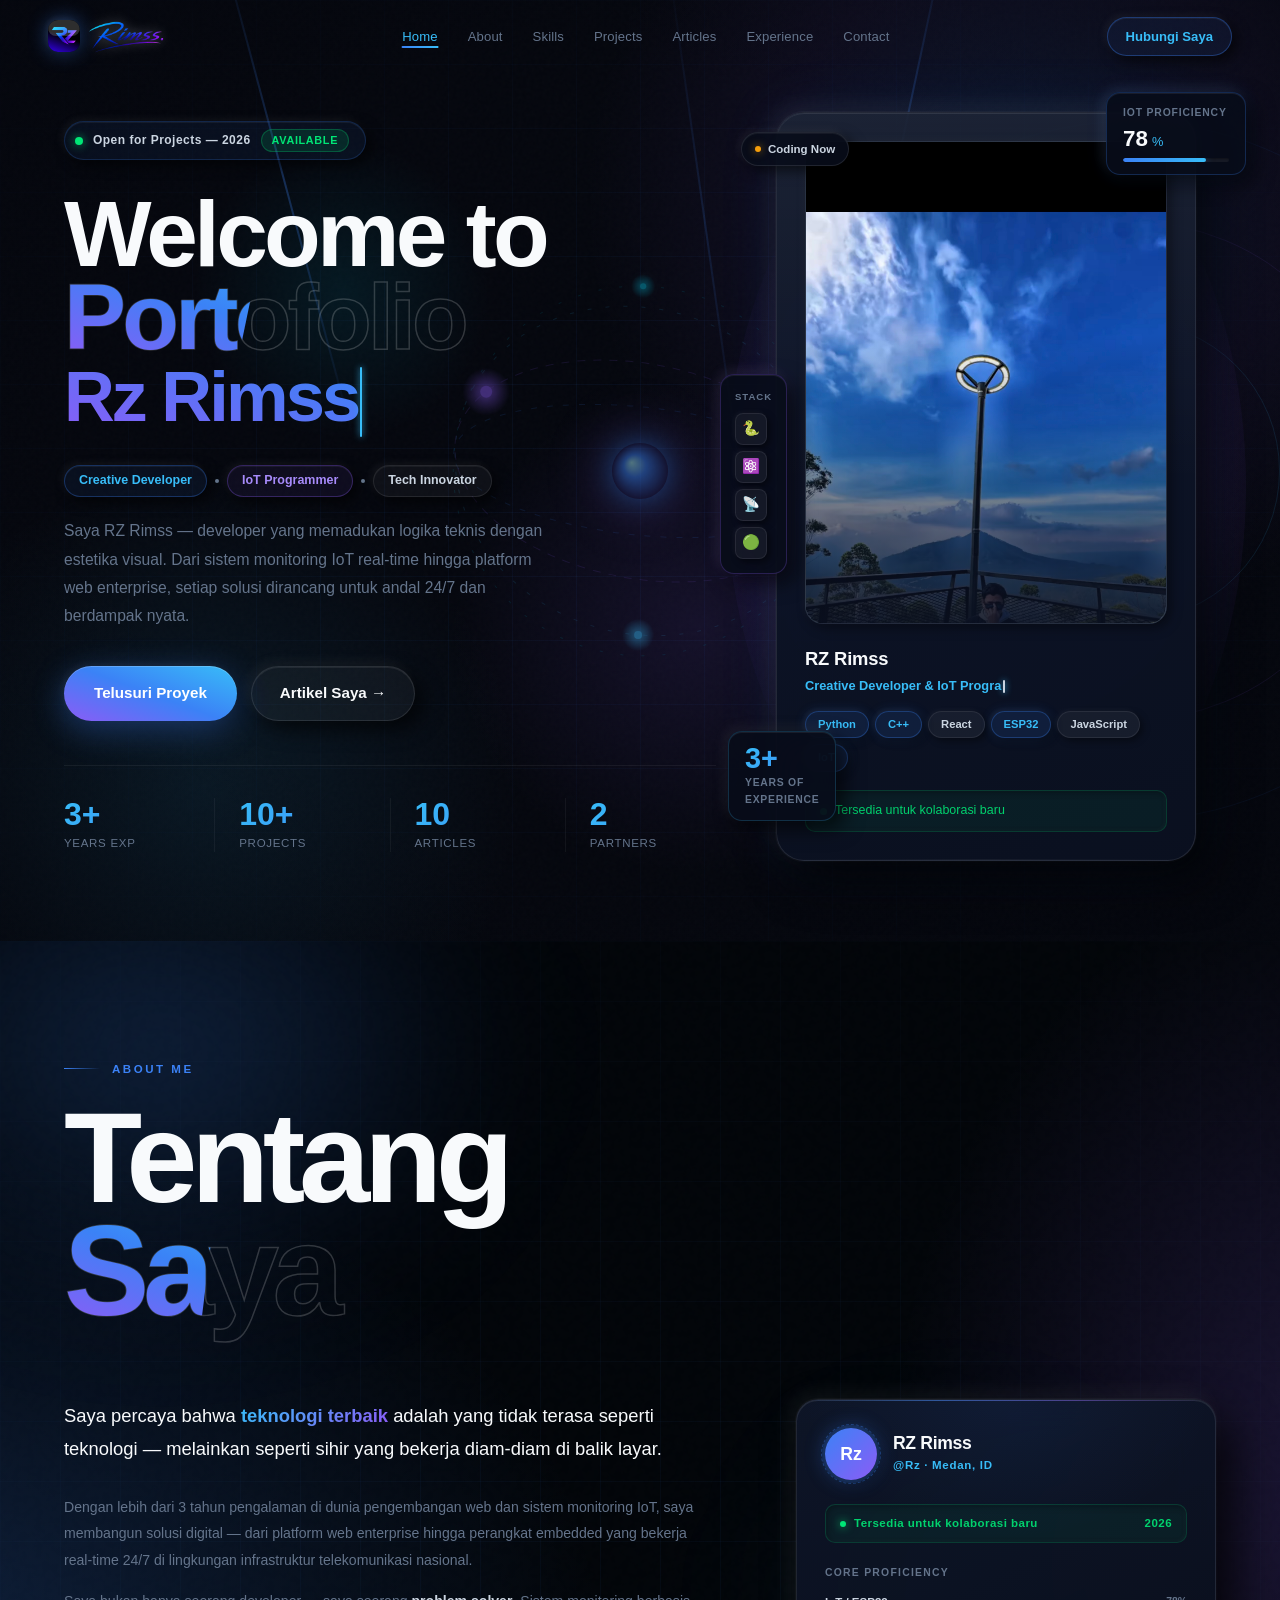
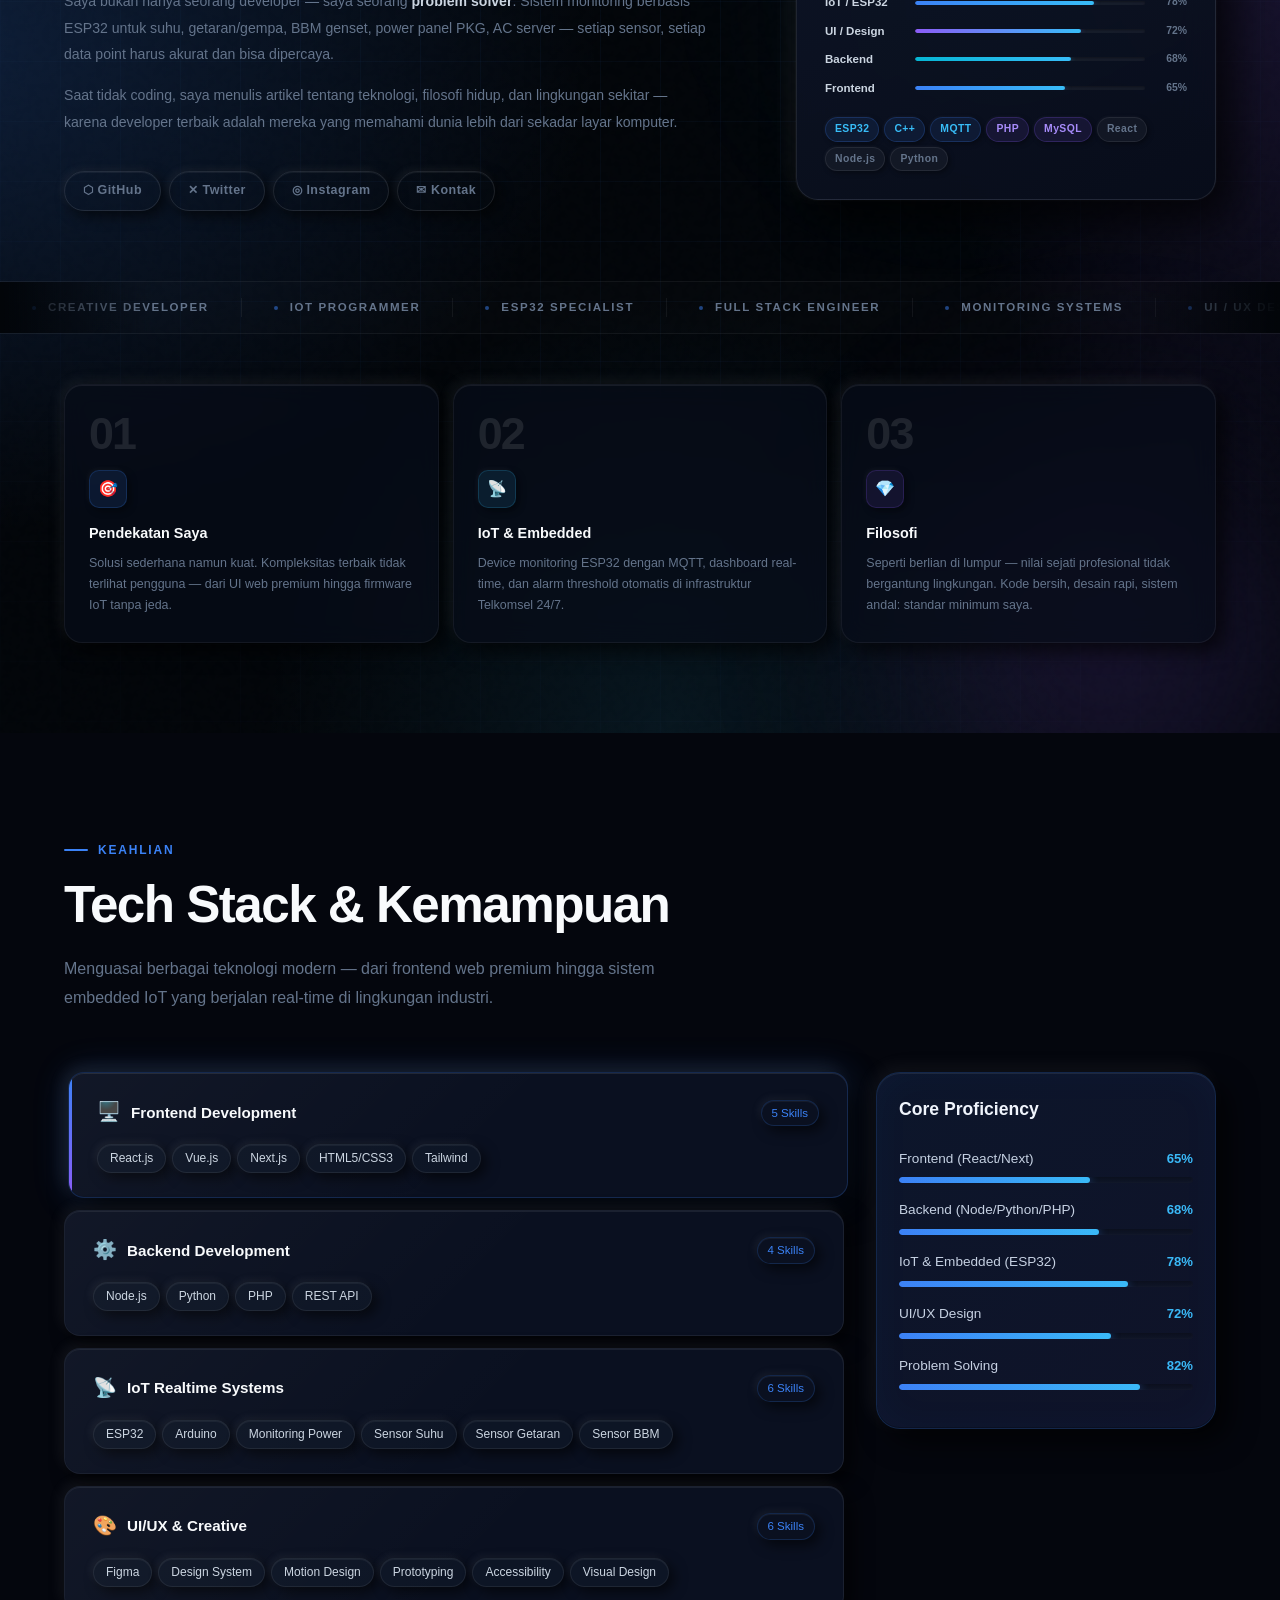
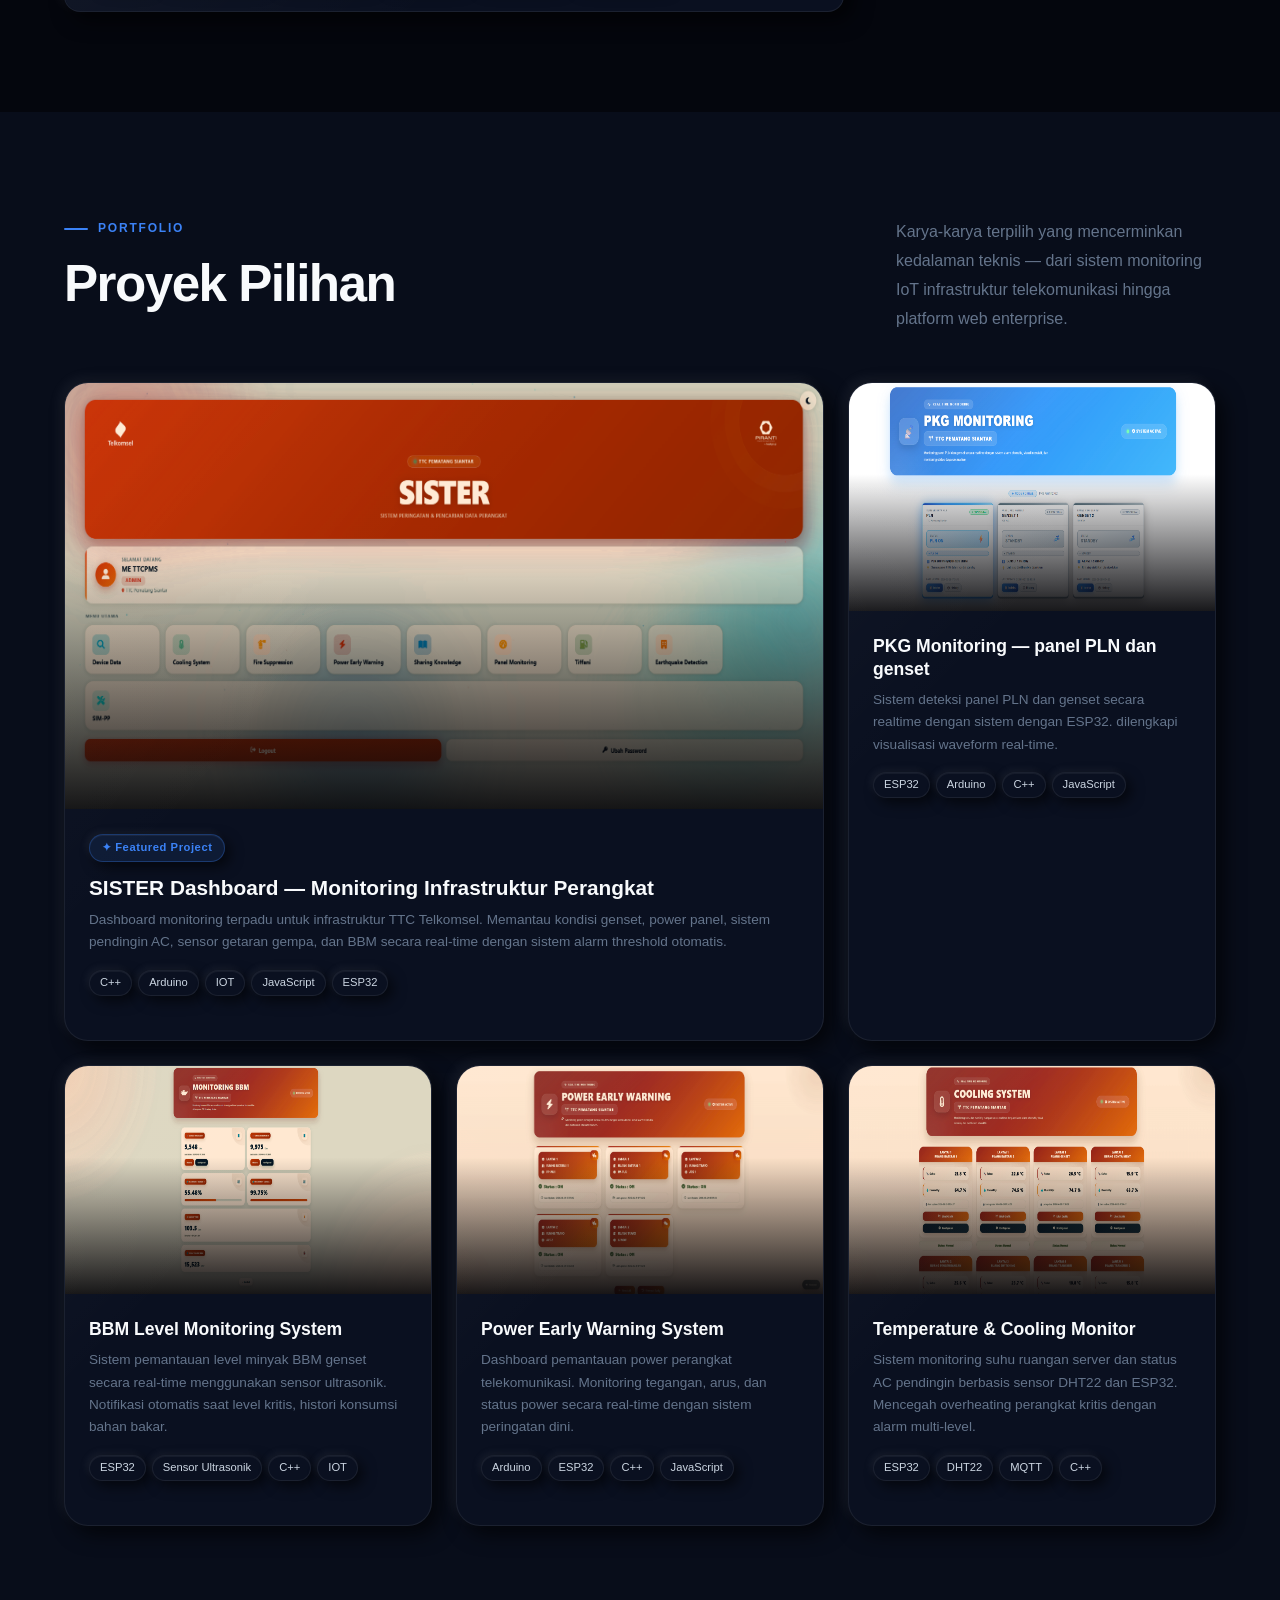
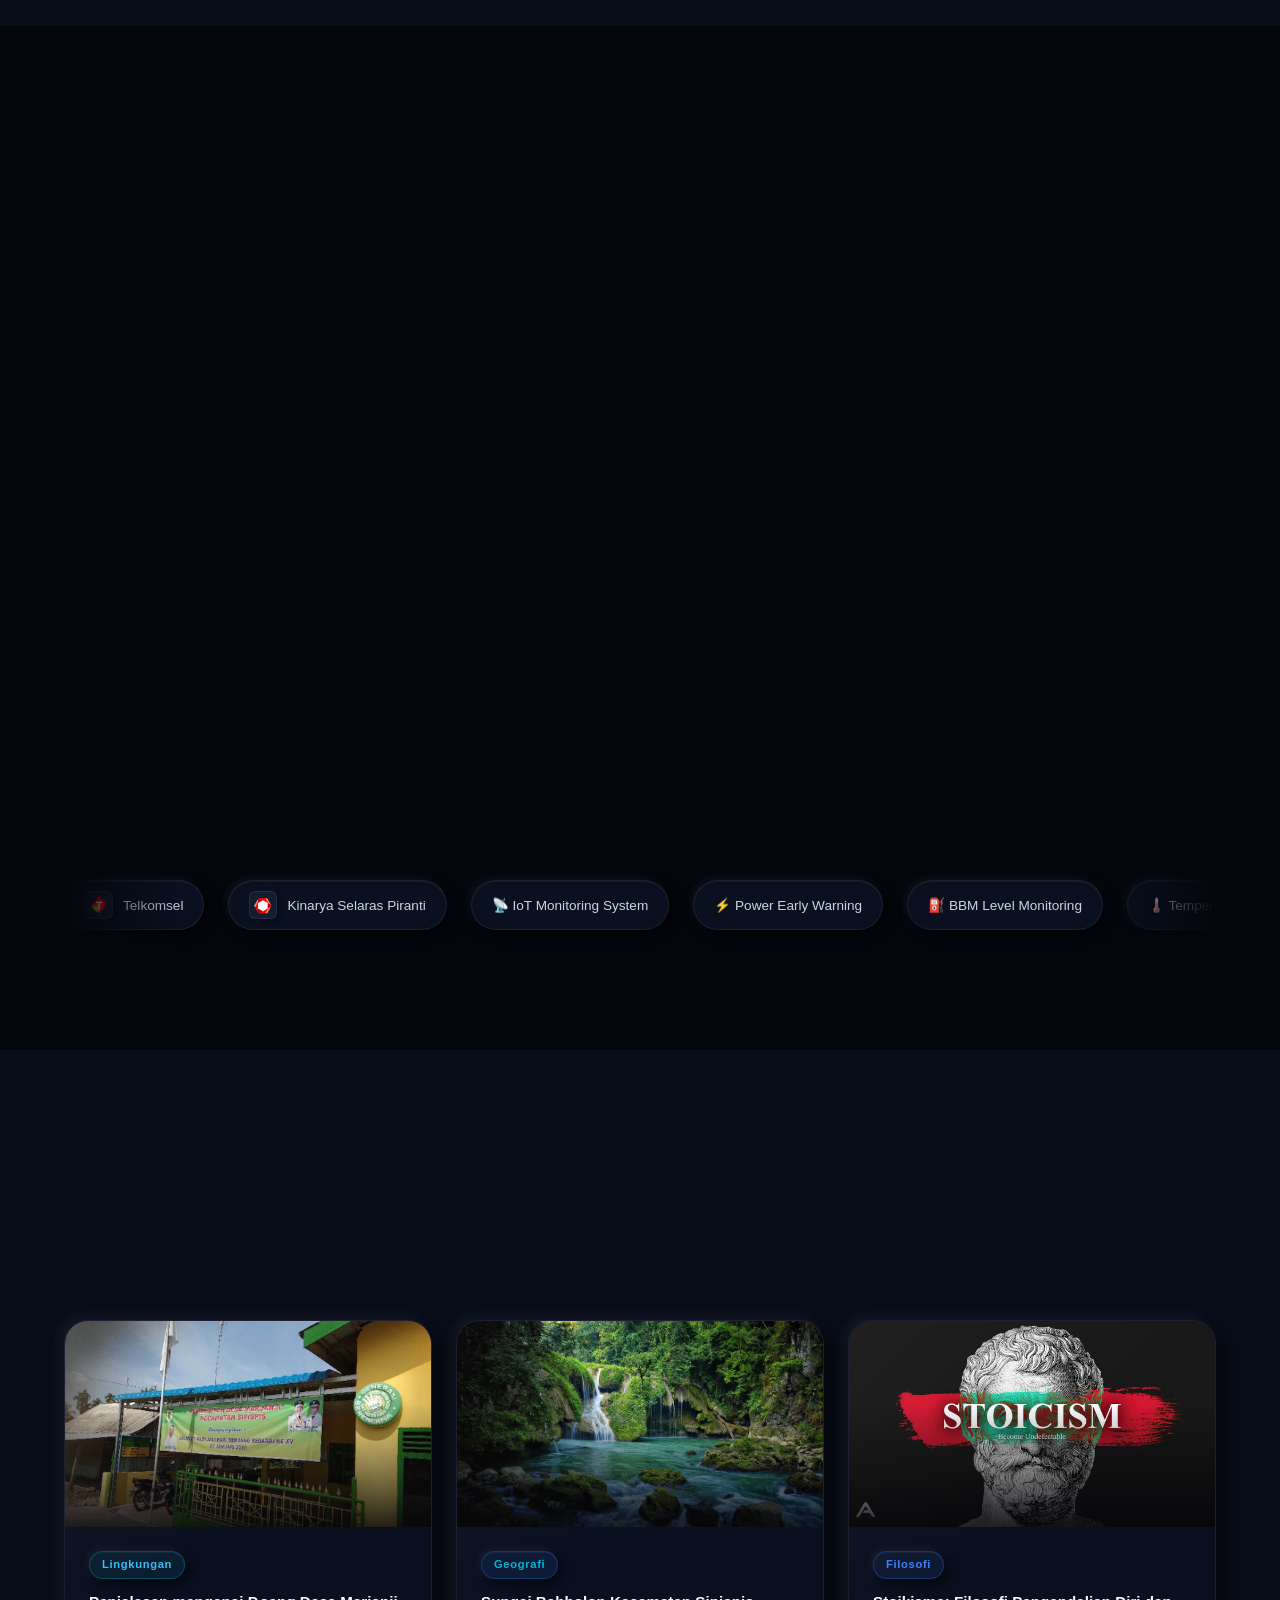
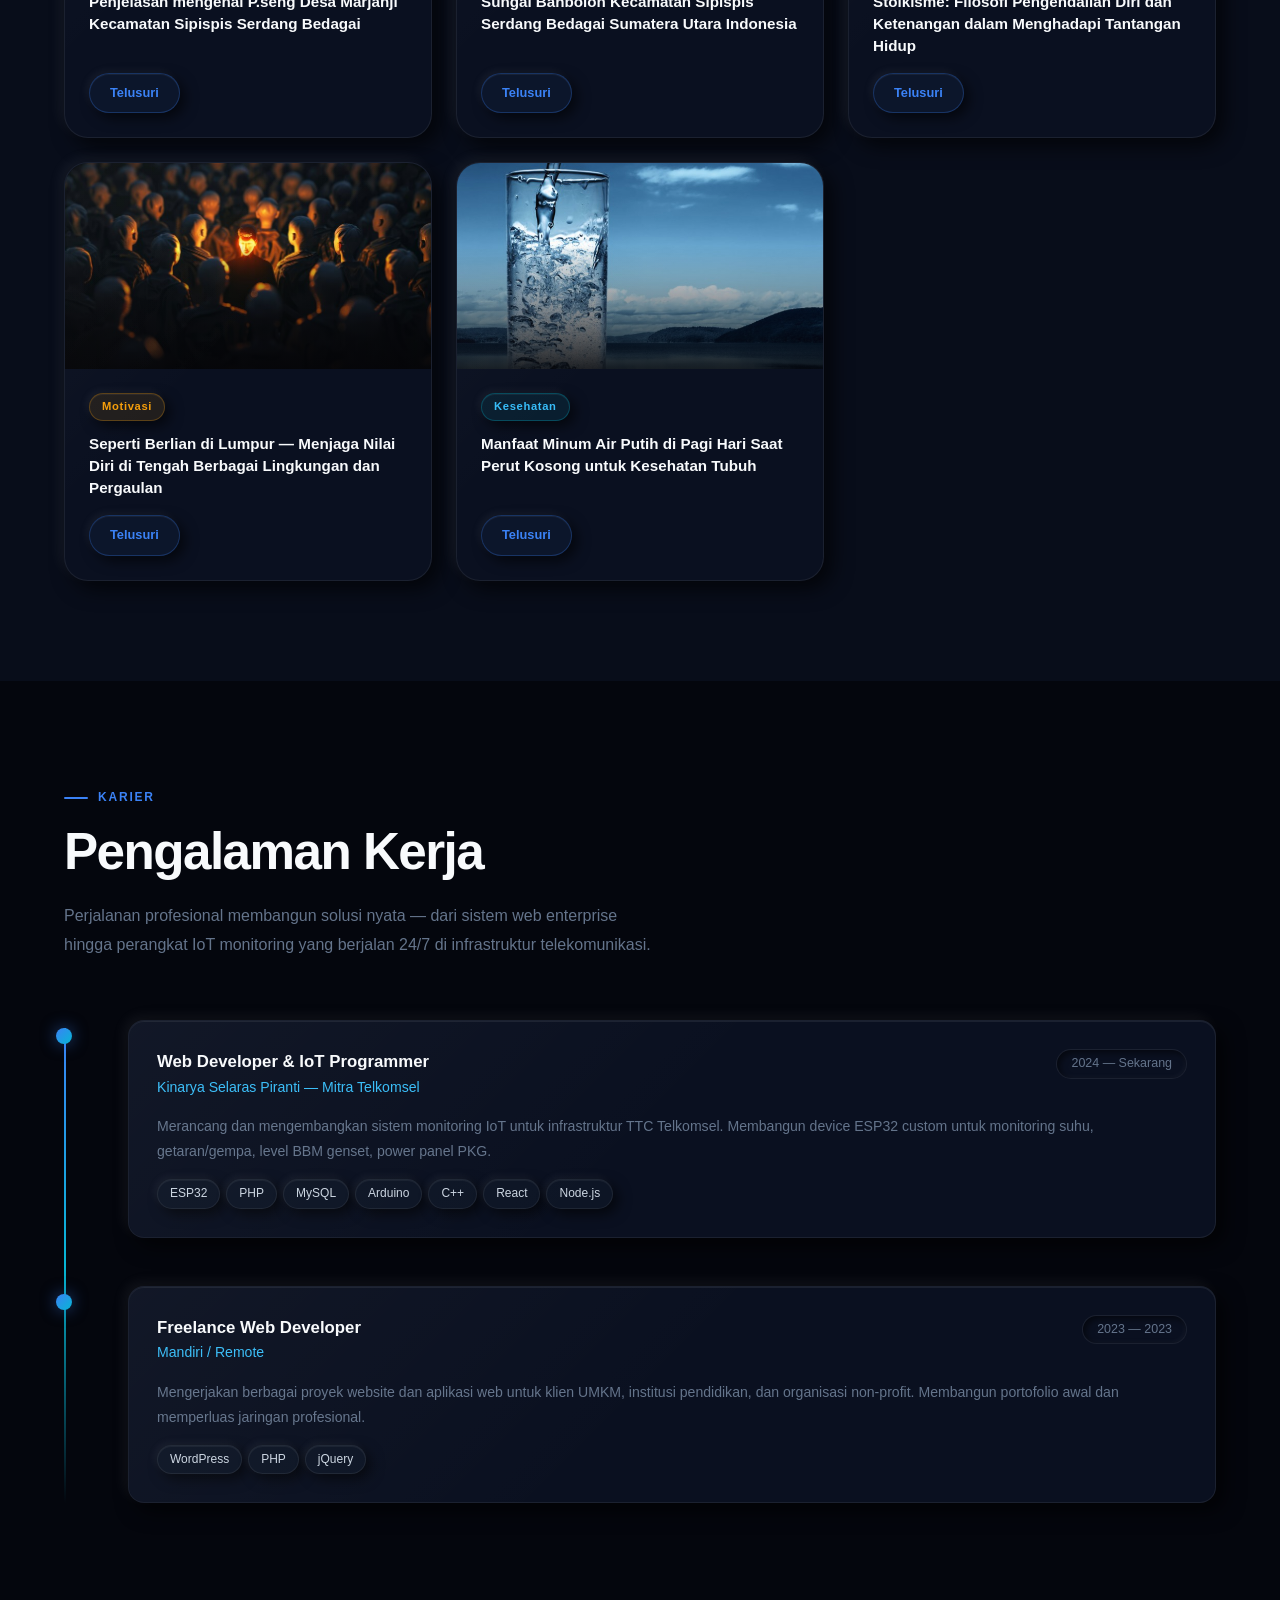
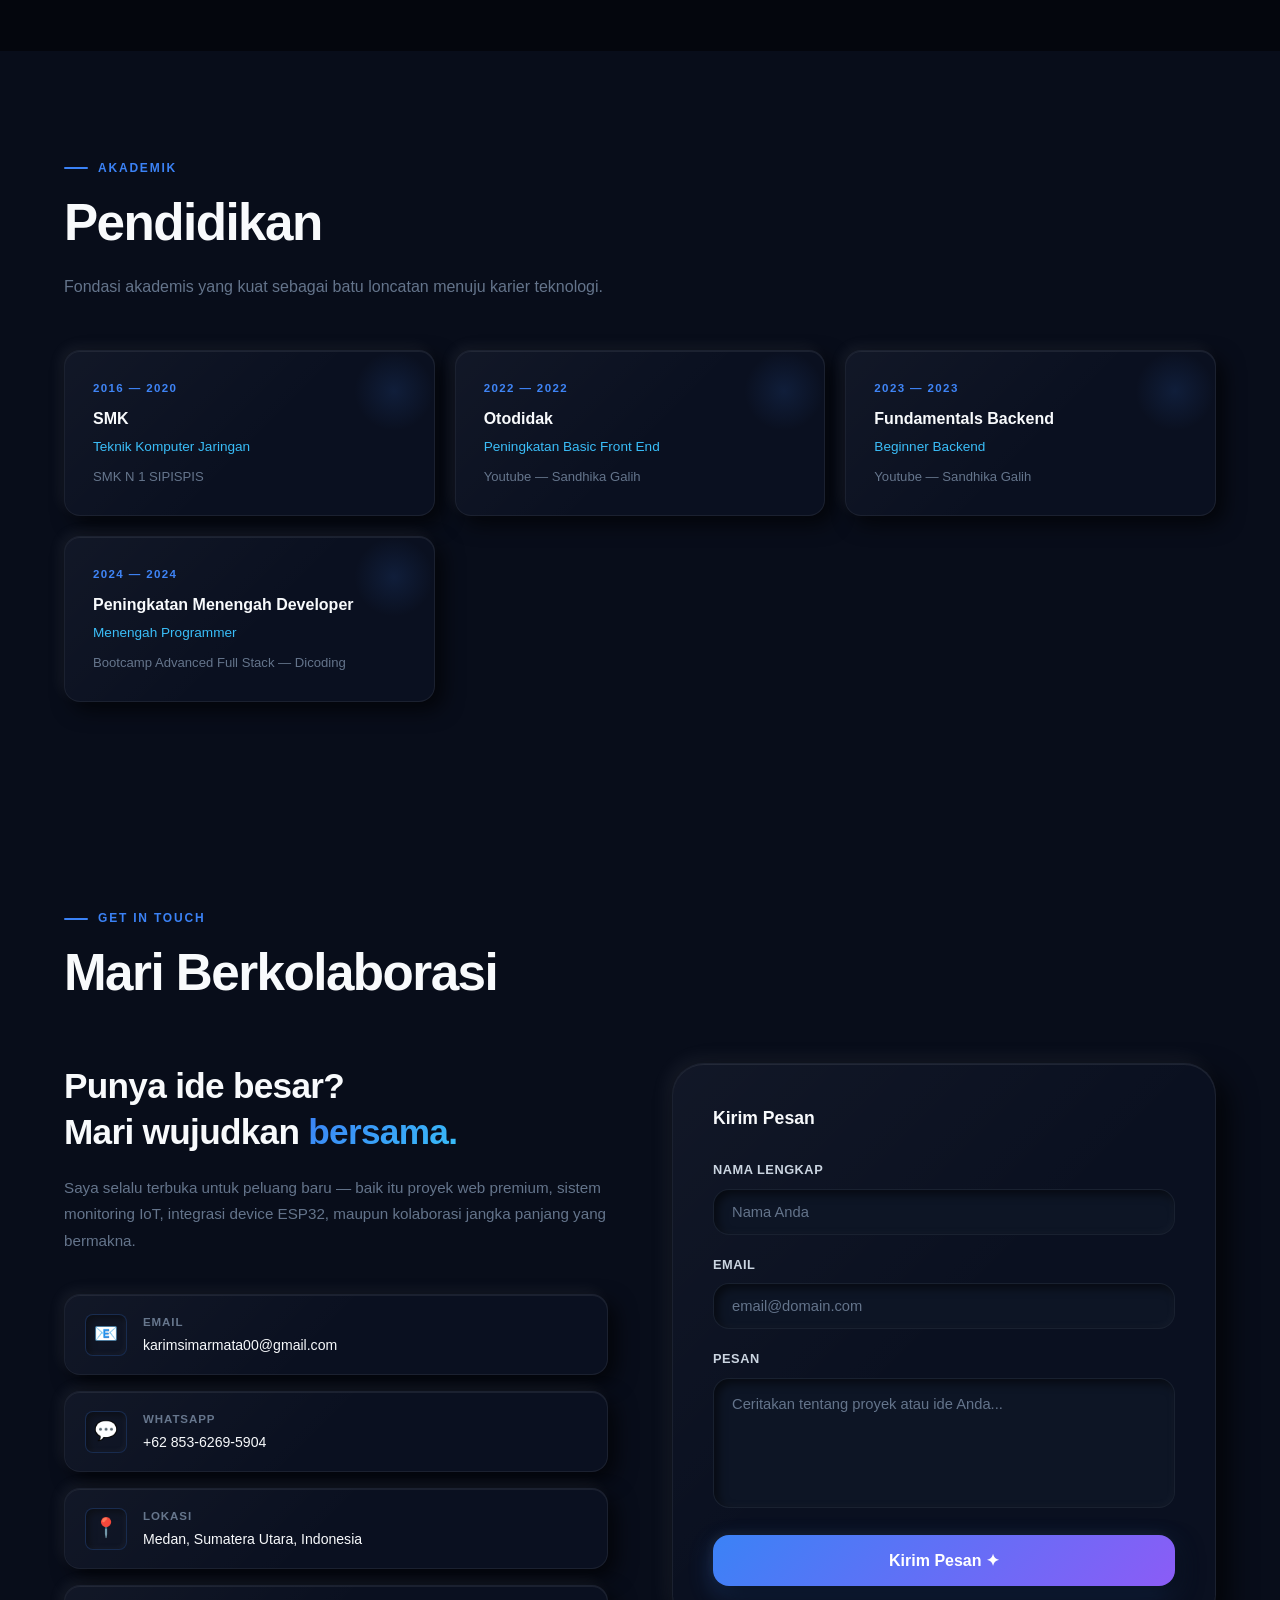
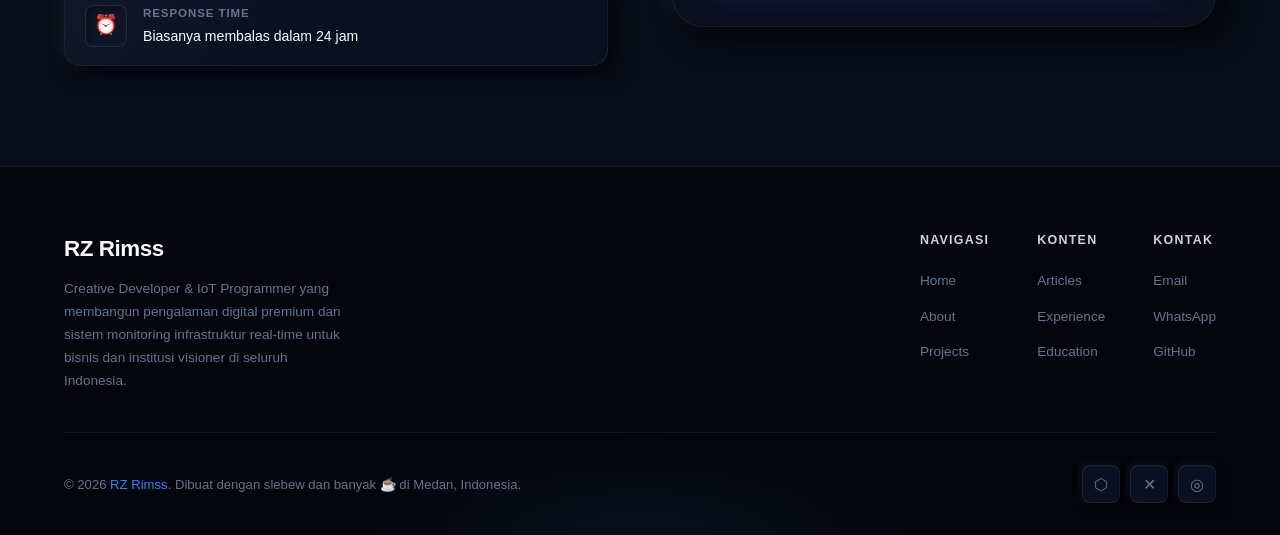
<file: index1.html>
<!doctype html>
<html lang="id">
  <head>
    <meta charset="UTF-8" />
    <meta name="viewport" content="width=device-width, initial-scale=1.0" />
    <meta
      name="description"
      content="Portfolio — Creative Developer & Tech Innovator"
    />
    <title>RZ Rimss — Portofolio Developer</title>
    <link rel="preconnect" href="https://fonts.googleapis.com" />
    <link rel="preconnect" href="https://fonts.gstatic.com" crossorigin />
    <link
      href="https://fonts.googleapis.com/css2?family=Space+Grotesk:wght@300;400;500;600;700&family=Inter:wght@300;400;500;600&family=Sora:wght@300;400;600;700;800&display=swap"
      rel="stylesheet"
    />
    <style>
      /* =============================================
         RESET & BASE
      ============================================= */
      *,
      *::before,
      *::after {
        box-sizing: border-box;
        margin: 0;
        padding: 0;
      }
      html {
        scroll-behavior: auto;
        overflow-x: hidden;
      }
      body {
        font-family: sans-serif;
        background: #04060d;
        color: #e8e8f0;
        overflow-x: hidden;
        max-width: 100%;
        line-height: 1.6;
      }

      /* =============================================
         CSS VARIABLES
      ============================================= */
      :root {
        --bg-base: #04060d;
        --bg-1: #080d1a;
        --bg-2: #0d1525;
        --bg-3: #111d31;
        --nm-bg: #0a1020;
        --nm-light: rgba(255, 255, 255, 0.06);
        --nm-dark: rgba(0, 0, 0, 0.55);
        --nm-border: rgba(255, 255, 255, 0.07);
        --accent-mag: #3b82f6;
        --accent-blue: #06b6d4;
        --accent-cyan: #38bdf8;
        --accent-orange: #f59e0b;
        --accent-purple: #8b5cf6;
        --text-primary: #f8fafc;
        --text-secondary: #cbd5e1;
        --text-muted: #64748b;
        --border: rgba(255, 255, 255, 0.08);
        --border-glow: rgba(59, 130, 246, 0.28);
        --glass: rgba(255, 255, 255, 0.04);
        --radius-sm: 8px;
        --radius-md: 16px;
        --radius-lg: 24px;
        --radius-xl: 32px;
        --font-display: sans-serif;
        --font-body: sans-serif;
        --nav-h: 72px;

        /* ── ENHANCED NEUMORPHISM SHADOWS ── */
        --nm-shadow-raised:
          8px 8px 20px rgba(0, 0, 0, 0.65),
          -5px -5px 14px rgba(255, 255, 255, 0.055),
          inset 0 1px 0 rgba(255, 255, 255, 0.07);
        --nm-shadow-raised-hover:
          14px 14px 30px rgba(0, 0, 0, 0.75),
          -6px -6px 18px rgba(255, 255, 255, 0.065),
          0 0 35px rgba(59, 130, 246, 0.22),
          inset 0 1px 0 rgba(255, 255, 255, 0.09);
        --nm-shadow-inset:
          inset 5px 5px 14px rgba(0, 0, 0, 0.65),
          inset -4px -4px 10px rgba(255, 255, 255, 0.045);
        --nm-shadow-sm:
          5px 5px 13px rgba(0, 0, 0, 0.6),
          -3px -3px 9px rgba(255, 255, 255, 0.05),
          inset 0 1px 0 rgba(255, 255, 255, 0.05);
        --nm-shadow-sm-hover:
          8px 8px 18px rgba(0, 0, 0, 0.7),
          -4px -4px 12px rgba(255, 255, 255, 0.06),
          0 0 22px rgba(59, 130, 246, 0.18),
          inset 0 1px 0 rgba(255, 255, 255, 0.07);
        --nm-shadow-deep:
          12px 12px 28px rgba(0, 0, 0, 0.72),
          -6px -6px 20px rgba(255, 255, 255, 0.06),
          inset 0 1px 0 rgba(255, 255, 255, 0.08),
          inset 0 -1px 0 rgba(0, 0, 0, 0.3);
        --nm-shadow-card:
          16px 20px 45px rgba(0, 0, 0, 0.75),
          -7px -7px 22px rgba(255, 255, 255, 0.06),
          inset 0 1px 0 rgba(255, 255, 255, 0.09),
          0 0 0 1px rgba(255, 255, 255, 0.04);
      }

      /* =============================================
         ENHANCED NM CARD SYSTEM
      ============================================= */
      .nm-card {
        background: var(--nm-bg);
        border: 1px solid var(--nm-border);
        box-shadow: var(--nm-shadow-raised);
        transition:
          box-shadow 0.38s cubic-bezier(0.25, 0.46, 0.45, 0.94),
          transform 0.38s cubic-bezier(0.25, 0.46, 0.45, 0.94),
          border-color 0.3s ease;
        position: relative;
        overflow: hidden;
      }
      .nm-card::before {
        content: "";
        position: absolute;
        inset: 0;
        background: linear-gradient(
          135deg,
          var(--nm-light) 0%,
          transparent 60%
        );
        pointer-events: none;
        border-radius: inherit;
        opacity: 0.7;
      }
      .nm-card::after {
        content: "";
        position: absolute;
        bottom: 0;
        left: 0;
        right: 0;
        height: 1px;
        background: linear-gradient(
          90deg,
          transparent,
          rgba(255, 255, 255, 0.04),
          transparent
        );
      }
      .nm-card:hover {
        box-shadow: var(--nm-shadow-raised-hover);
        border-color: rgba(59, 130, 246, 0.25);
        transform: translateY(-5px);
      }
      .nm-card-sm {
        background: var(--nm-bg);
        border: 1px solid var(--nm-border);
        box-shadow: var(--nm-shadow-sm);
        transition:
          box-shadow 0.35s ease,
          transform 0.35s ease,
          border-color 0.3s ease;
        position: relative;
        overflow: hidden;
      }
      .nm-card-sm::before {
        content: "";
        position: absolute;
        inset: 0;
        background: linear-gradient(
          135deg,
          var(--nm-light) 0%,
          transparent 55%
        );
        pointer-events: none;
        border-radius: inherit;
        opacity: 0.55;
      }
      .nm-card-sm:hover {
        box-shadow: var(--nm-shadow-sm-hover);
        border-color: rgba(59, 130, 246, 0.22);
        transform: translateY(-4px);
      }
      .nm-inset {
        background: var(--bg-2);
        box-shadow: var(--nm-shadow-inset);
        border: 1px solid rgba(255, 255, 255, 0.04);
      }

      ::-webkit-scrollbar {
        width: 4px;
      }
      ::-webkit-scrollbar-track {
        background: var(--bg-base);
      }
      ::-webkit-scrollbar-thumb {
        background: var(--accent-mag);
        border-radius: 2px;
      }

      #scroll-progress {
        position: fixed;
        top: 0;
        left: 0;
        width: 0%;
        height: 3px;
        background: linear-gradient(
          90deg,
          var(--accent-mag),
          var(--accent-cyan)
        );
        z-index: 2000;
        transition: width 0.1s linear;
        box-shadow: 0 0 8px rgba(59, 130, 246, 0.6);
      }
      #cursor-glow {
        position: fixed;
        width: 500px;
        height: 500px;
        border-radius: 50%;
        pointer-events: none;
        z-index: 0;
        background: radial-gradient(
          circle,
          rgba(59, 130, 246, 0.06) 0%,
          transparent 65%
        );
        transform: translate(-50%, -50%);
        transition:
          left 0.08s ease,
          top 0.08s ease;
      }

      /* =============================================
         NAVBAR
      ============================================= */
      #navbar {
        position: fixed;
        top: 0;
        left: 0;
        right: 0;
        z-index: 1000;
        height: var(--nav-h);
        display: flex;
        align-items: center;
        padding: 0 clamp(16px, 4vw, 48px);
        transition: all 0.4s ease;
      }
      #navbar.scrolled {
        background: rgba(4, 6, 13, 0.92);
        backdrop-filter: blur(32px);
        -webkit-backdrop-filter: blur(32px);
        border-bottom: 1px solid rgba(255, 255, 255, 0.06);
        box-shadow:
          0 8px 40px rgba(0, 0, 0, 0.55),
          0 1px 0 rgba(255, 255, 255, 0.04);
      }
      .nav-inner {
        display: flex;
        align-items: center;
        justify-content: space-between;
        width: 100%;
        max-width: 1400px;
        margin: 0 auto;
      }
      .nav-logo {
        font-family: var(--font-body);
        font-size: 1.1rem;
        font-weight: 800;
        color: var(--text-primary);
        text-decoration: none;
        letter-spacing: -0.03em;
        display: flex;
        align-items: center;
        gap: 10px;
      }
      .nav-logo-mark {
        width: 32px;
        height: 32px;
        border-radius: 10px;
        background: linear-gradient(200deg, #000000, #000000, #3300eb);
        display: flex;
        align-items: center;
        justify-content: center;
        font-size: 0.85rem;
        font-weight: 800;
        color: #fff;
        box-shadow:
          0 0 20px rgba(59, 130, 246, 0.45),
          4px 4px 10px rgba(0, 0, 0, 0.5),
          -2px -2px 6px rgba(255, 255, 255, 0.07);
        position: relative;
        overflow: hidden;
      }
      .nav-logo-mark::after {
        content: "";
        position: absolute;
        top: 0;
        left: 0;
        right: 0;
        height: 50%;
        background: rgba(255, 255, 255, 0.18);
        border-radius: inherit;
      }
      .nav-logo-text {
        display: flex;
        align-items: center;
      }
      .nav-logo-text img {
        margin-left: -10px;
        height: 70px;
        width: auto;
        object-fit: contain;
        display: block;
        filter: drop-shadow(0 0 6px rgba(255, 255, 255, 0.4));
      }

      .nav-links {
        display: flex;
        align-items: center;
        gap: 4px;
        list-style: none;
      }
      .nav-links a {
        color: var(--text-muted);
        text-decoration: none;
        font-family: var(--font-display);
        font-size: 0.82rem;
        font-weight: 500;
        padding: 7px 13px;
        border-radius: var(--radius-sm);
        transition: all 0.25s ease;
        letter-spacing: 0.01em;
        white-space: nowrap;
        position: relative;
      }
      .nav-links a::after {
        content: "";
        position: absolute;
        bottom: 3px;
        left: 50%;
        transform: translateX(-50%) scaleX(0);
        width: 60%;
        height: 2px;
        background: linear-gradient(
          90deg,
          var(--accent-mag),
          var(--accent-cyan)
        );
        border-radius: 2px;
        transition: transform 0.28s cubic-bezier(0.34, 1.56, 0.64, 1);
      }
      .nav-links a:hover {
        color: var(--text-primary);
        background: var(--glass);
      }
      .nav-links a:hover::after,
      .nav-links a.active::after {
        transform: translateX(-50%) scaleX(1);
      }
      .nav-links a.active {
        color: var(--accent-cyan);
      }
      .nav-cta {
        display: flex;
        align-items: center;
        gap: 12px;
      }
      .btn-outline-sm {
        padding: 8px 18px;
        border: 1px solid rgba(59, 130, 246, 0.35);
        border-radius: 100px;
        color: var(--accent-cyan);
        font-size: 0.82rem;
        font-weight: 600;
        font-family: var(--font-display);
        text-decoration: none;
        transition: all 0.3s ease;
        white-space: nowrap;
        background: rgba(59, 130, 246, 0.07);
        box-shadow: var(--nm-shadow-sm);
      }
      .btn-outline-sm:hover {
        background: rgba(59, 130, 246, 0.15);
        box-shadow: var(--nm-shadow-sm-hover);
        transform: translateY(-1px);
      }
      .hamburger {
        display: none;
        flex-direction: column;
        gap: 5px;
        cursor: pointer;
        padding: 8px;
        border-radius: var(--radius-sm);
        border: 1px solid var(--border);
        background: var(--nm-bg);
        box-shadow: var(--nm-shadow-sm);
        transition: all 0.3s ease;
      }
      .hamburger:hover {
        box-shadow: var(--nm-shadow-sm-hover);
        border-color: var(--border-glow);
      }
      .ham-line {
        width: 22px;
        height: 2px;
        background: var(--text-primary);
        border-radius: 2px;
        transition: all 0.35s ease;
      }
      .hamburger.active .ham-line:nth-child(1) {
        transform: rotate(45deg) translate(5px, 5px);
      }
      .hamburger.active .ham-line:nth-child(2) {
        opacity: 0;
        transform: scaleX(0);
      }
      .hamburger.active .ham-line:nth-child(3) {
        transform: rotate(-45deg) translate(5px, -5px);
      }
      .mobile-menu {
        position: fixed;
        top: 0;
        right: -100%;
        width: min(320px, 85vw);
        height: 100vh;
        background: rgba(4, 6, 13, 0.97);
        backdrop-filter: blur(40px);
        -webkit-backdrop-filter: blur(40px);
        border-left: 1px solid var(--border);
        box-shadow: -8px 0 40px rgba(0, 0, 0, 0.6);
        z-index: 999;
        padding: 100px 32px 40px;
        transition: right 0.45s cubic-bezier(0.25, 0.46, 0.45, 0.94);
        display: flex;
        flex-direction: column;
        gap: 4px;
      }
      .mobile-menu.open {
        right: 0;
      }
      .mobile-menu a {
        color: var(--text-secondary);
        text-decoration: none;
        font-family: var(--font-display);
        font-size: 1.3rem;
        font-weight: 600;
        padding: 12px 0;
        border-bottom: 1px solid var(--border);
        transition: all 0.3s ease;
        display: flex;
        align-items: center;
        justify-content: space-between;
      }
      .mobile-menu a::after {
        content: "→";
        font-size: 0.9rem;
        opacity: 0;
        transition: all 0.3s ease;
      }
      .mobile-menu a:hover {
        color: var(--text-primary);
        padding-left: 8px;
      }
      .mobile-menu a:hover::after {
        opacity: 1;
      }
      .menu-overlay {
        position: fixed;
        inset: 0;
        background: rgba(0, 0, 0, 0.6);
        z-index: 998;
        opacity: 0;
        pointer-events: none;
        transition: opacity 0.4s ease;
        backdrop-filter: blur(4px);
      }
      .menu-overlay.open {
        opacity: 1;
        pointer-events: all;
      }

      /* =============================================
         HERO
      ============================================= */
      #home {
        min-height: 100vh;
        display: flex;
        align-items: center;
        position: relative;
        overflow: hidden;
        padding: 0;
        background: var(--bg-base);
      }
      .hbg {
        position: absolute;
        inset: 0;
        z-index: 0;
        pointer-events: none;
        overflow: hidden;
      }
      .hbg-noise {
        position: absolute;
        inset: 0;
        background-image: url("data:image/svg+xml,%3Csvg viewBox='0 0 256 256' xmlns='http://www.w3.org/2000/svg'%3E%3Cfilter id='n'%3E%3CfeTurbulence type='fractalNoise' baseFrequency='0.9' numOctaves='4' stitchTiles='stitch'/%3E%3C/filter%3E%3Crect width='100%25' height='100%25' filter='url(%23n)' opacity='0.04'/%3E%3C/svg%3E");
        opacity: 0.5;
      }
      .hbg-ambient-1 {
        position: absolute;
        width: 900px;
        height: 900px;
        background: radial-gradient(
          circle,
          rgba(59, 130, 246, 0.14) 0%,
          rgba(139, 92, 246, 0.07) 40%,
          transparent 70%
        );
        border-radius: 50%;
        top: -250px;
        right: -200px;
        animation: hfloat1 12s ease-in-out infinite;
      }
      .hbg-ambient-2 {
        position: absolute;
        width: 700px;
        height: 700px;
        background: radial-gradient(
          circle,
          rgba(56, 189, 248, 0.1) 0%,
          transparent 65%
        );
        border-radius: 50%;
        bottom: -200px;
        left: -150px;
        animation: hfloat2 14s ease-in-out infinite;
      }
      .hbg-ambient-3 {
        position: absolute;
        width: 500px;
        height: 500px;
        background: radial-gradient(
          circle,
          rgba(139, 92, 246, 0.12) 0%,
          transparent 70%
        );
        border-radius: 50%;
        top: 40%;
        left: 35%;
        animation: hfloat2 9s ease-in-out infinite 3s;
      }
      .hbg-ambient-4 {
        position: absolute;
        width: 300px;
        height: 300px;
        background: radial-gradient(
          circle,
          rgba(6, 182, 212, 0.1) 0%,
          transparent 70%
        );
        border-radius: 50%;
        top: 15%;
        left: 15%;
        animation: hfloat1 7s ease-in-out infinite 1.5s;
      }
      .hbg-grid {
        position: absolute;
        inset: 0;
        background-image:
          linear-gradient(rgba(59, 130, 246, 0.055) 1px, transparent 1px),
          linear-gradient(90deg, rgba(59, 130, 246, 0.055) 1px, transparent 1px);
        background-size: 64px 64px;
        mask-image: radial-gradient(
          ellipse 90% 90% at 50% 50%,
          black 10%,
          transparent 85%
        );
      }
      .hbg-beam {
        position: absolute;
        width: 2px;
        height: 60vh;
        background: linear-gradient(
          to bottom,
          transparent,
          rgba(59, 130, 246, 0.3),
          transparent
        );
        border-radius: 2px;
      }
      .hbg-beam-1 {
        top: -10%;
        left: 22%;
        transform: rotate(-15deg);
        animation: beam-pulse 4s ease-in-out infinite;
      }
      .hbg-beam-2 {
        top: -10%;
        right: 30%;
        transform: rotate(12deg);
        animation: beam-pulse 5s ease-in-out infinite 1s;
      }
      .hbg-beam-3 {
        top: -5%;
        left: 55%;
        transform: rotate(-8deg);
        animation: beam-pulse 6s ease-in-out infinite 2s;
        opacity: 0.5;
      }
      .hbg-vignette {
        position: absolute;
        inset: 0;
        background: radial-gradient(
          ellipse 100% 100% at 50% 50%,
          transparent 40%,
          rgba(4, 6, 13, 0.65) 100%
        );
      }
      .hbg-ring {
        position: absolute;
        border-radius: 50%;
        border: 1px solid transparent;
      }
      .hbg-ring-1 {
        width: 700px;
        height: 700px;
        border-color: rgba(59, 130, 246, 0.08);
        top: 50%;
        right: -200px;
        transform: translateY(-50%);
        animation: ring-rotate 30s linear infinite;
      }
      .hbg-ring-2 {
        width: 500px;
        height: 500px;
        border-color: rgba(139, 92, 246, 0.1);
        top: 50%;
        right: -100px;
        transform: translateY(-50%);
        animation: ring-rotate 20s linear infinite reverse;
      }
      .hbg-ring-3 {
        width: 300px;
        height: 300px;
        border-color: rgba(56, 189, 248, 0.12);
        top: 50%;
        right: 0;
        transform: translateY(-50%);
        animation: ring-rotate 15s linear infinite;
      }

      @keyframes hfloat1 {
        0%,
        100% {
          transform: translate(0, 0) scale(1);
        }
        50% {
          transform: translate(-40px, 50px) scale(1.06);
        }
      }
      @keyframes hfloat2 {
        0%,
        100% {
          transform: translate(0, 0) scale(1);
        }
        50% {
          transform: translate(40px, -40px) scale(1.08);
        }
      }
      @keyframes beam-pulse {
        0%,
        100% {
          opacity: 0.4;
        }
        50% {
          opacity: 0.9;
        }
      }
      @keyframes ring-rotate {
        from {
          transform: translateY(-50%) rotate(0deg);
        }
        to {
          transform: translateY(-50%) rotate(360deg);
        }
      }
      @keyframes float-el {
        0%,
        100% {
          transform: translateY(0);
        }
        50% {
          transform: translateY(-10px);
        }
      }
      @keyframes float-el2 {
        0%,
        100% {
          transform: translateY(-5px) rotate(-2deg);
        }
        50% {
          transform: translateY(5px) rotate(2deg);
        }
      }
      @keyframes pulse-dot {
        0%,
        100% {
          transform: scale(1);
          opacity: 1;
        }
        50% {
          transform: scale(1.4);
          opacity: 0.7;
        }
      }
      @keyframes fade-up {
        from {
          opacity: 0;
          transform: translateY(28px);
        }
        to {
          opacity: 1;
          transform: translateY(0);
        }
      }
      @keyframes card-enter {
        from {
          opacity: 0;
          transform: translateY(40px) scale(0.96);
        }
        to {
          opacity: 1;
          transform: translateY(0) scale(1);
        }
      }

      /* ── TYPEWRITER ── */
      .typewriter-wrap {
        display: inline-block;
      }
      .typewriter-text {
        color: var(--accent-cyan);
        font-weight: 700;
      }
      .typewriter-cursor {
        display: inline-block;
        width: 2px;
        height: 1em;
        background: var(--accent-cyan);
        margin-left: 2px;
        vertical-align: middle;
        animation: tw-blink 0.75s step-end infinite;
        border-radius: 1px;
        box-shadow: 0 0 6px var(--accent-cyan);
      }
      @keyframes tw-blink {
        0%,
        100% {
          opacity: 1;
        }
        50% {
          opacity: 0;
        }
      }

      /* H1 typewriter — gradient text */
      .hero-headline-tw {
        font-family: var(--font-display);
        font-size: clamp(1.8rem, 5.5vw, 5rem);
        font-weight: 900;
        line-height: 0.95;
        letter-spacing: -0.04em;
        background: linear-gradient(
          200deg,
          #98e0ff 0%,
          #3b82f6 45%,
          #8b5cf6 100%
        );
        -webkit-background-clip: text;
        -webkit-text-fill-color: transparent;
        background-clip: text;
        display: block;
        min-height: 1.1em;
        animation: fade-up 0.7s ease 0.35s both;
      }
      .hero-headline-tw .typewriter-cursor {
        -webkit-text-fill-color: var(--accent-cyan);
        color: var(--accent-cyan);
        background: var(--accent-cyan);
      }

      .hero-headline-two {
        display: block;
        position: relative;
        -webkit-text-stroke: 1.5px rgba(255, 255, 255, 0.18);
        color: transparent;
      }
      .hero-headline-two::after {
        content: "Portofoli";
        position: absolute;
        left: 0;
        top: 0;
        background: linear-gradient(
          200deg,
          #38bdf8 0%,
          #3b82f6 50%,
          #8b5cf6 100%
        );
        -webkit-background-clip: text;
        -webkit-text-fill-color: transparent;
        background-clip: text;
        clip-path: polygon(0 0, 55% 0, 50% 100%, 0 100%);
        pointer-events: none;
        -webkit-text-stroke: 0;
      }

      /* Card typewriter — role text */
      .hcard-role-tw {
        font-family: var(--font-display);
        font-size: 0.8rem;
        font-weight: 500;
        color: var(--text-secondary);
        margin-bottom: 14px;
        min-height: 1.4em;
      }
      .hcard-role-tw .typewriter-cursor {
        background: var(--text-secondary);
      }

      .hero-scene {
        position: relative;
        z-index: 1;
        display: grid;
        grid-template-columns: 1fr 460px;
        gap: 40px;
        align-items: center;
        max-width: 1400px;
        margin: 0 auto;
        width: 100%;
        padding: calc(var(--nav-h) + 40px) clamp(20px, 5vw, 80px) 80px;
        min-height: 100vh;
      }
      .hero-left {
        display: flex;
        flex-direction: column;
      }
      .hero-status {
        display: inline-flex;
        align-items: center;
        gap: 10px;
        padding: 7px 16px 7px 10px;
        background: rgba(59, 130, 246, 0.07);
        border: 1px solid rgba(59, 130, 246, 0.2);
        border-radius: 100px;
        width: fit-content;
        margin-bottom: 32px;
        animation: fade-up 0.7s ease 0.1s both;
        box-shadow: var(--nm-shadow-sm);
      }
      .hero-status-dot {
        width: 8px;
        height: 8px;
        border-radius: 50%;
        background: #00e676;
        box-shadow: 0 0 10px rgba(0, 230, 118, 0.7);
        animation: pulse-dot 1.8s ease-in-out infinite;
        flex-shrink: 0;
      }
      .hero-status-text {
        font-family: var(--font-display);
        font-size: 0.75rem;
        font-weight: 600;
        color: var(--text-secondary);
        letter-spacing: 0.04em;
      }
      .hero-status-pill {
        padding: 2px 10px;
        background: rgba(0, 230, 118, 0.12);
        border: 1px solid rgba(0, 230, 118, 0.25);
        border-radius: 100px;
        font-size: 0.68rem;
        font-weight: 700;
        color: #00e676;
        letter-spacing: 0.06em;
      }
      .hero-headline {
        font-family: var(--font-body);
        font-size: clamp(5.8rem, 5.5vw, 5rem);
        font-weight: 900;
        line-height: 0.9;
        letter-spacing: -0.04em;
        color: var(--text-primary);
        margin-bottom: 6px;
        animation: fade-up 0.7s ease 0.25s both;
      }
      .hero-headline-one {
        font-family: var(--font-body);
        font-size: clamp(2.8rem, 5.5vw, 5rem);
        font-weight: 800;
        line-height: 0.9;
        letter-spacing: -0.04em;
        -webkit-text-stroke: 1.5px rgba(255, 255, 255, 0.25);
        color: transparent;
        display: inline;
        animation: fade-up 0.7s ease 0.25s both;
      }
      .hero-roles {
        display: flex;
        align-items: center;
        gap: 8px;
        flex-wrap: wrap;
        margin-bottom: 20px;
        animation: fade-up 0.7s ease 0.45s both;
      }
      .hero-role-tag {
        padding: 5px 14px;
        border: 1px solid rgba(255, 255, 255, 0.09);
        border-radius: 100px;
        font-family: var(--font-display);
        font-size: 0.78rem;
        font-weight: 600;
        color: var(--text-secondary);
        background: rgba(255, 255, 255, 0.04);
        white-space: nowrap;
        box-shadow: var(--nm-shadow-sm);
      }
      .hero-role-tag.blue {
        border-color: rgba(59, 130, 246, 0.3);
        color: var(--accent-cyan);
        background: rgba(59, 130, 246, 0.07);
      }
      .hero-role-tag.purple {
        border-color: rgba(139, 92, 246, 0.3);
        color: #a78bfa;
        background: rgba(139, 92, 246, 0.07);
      }
      .hero-role-divider {
        width: 4px;
        height: 4px;
        border-radius: 50%;
        background: var(--text-muted);
        flex-shrink: 0;
      }
      .hero-desc {
        font-size: clamp(0.88rem, 1.5vw, 0.98rem);
        color: var(--text-muted);
        max-width: 500px;
        line-height: 1.8;
        margin-bottom: 36px;
        animation: fade-up 0.7s ease 0.55s both;
      }
      .hero-ctas {
        display: flex;
        gap: 14px;
        flex-wrap: wrap;
        align-items: center;
        margin-bottom: 44px;
        animation: fade-up 0.7s ease 0.65s both;
      }
      .btn-hero-primary {
        display: inline-flex;
        align-items: center;
        gap: 9px;
        padding: 15px 30px;
        background: linear-gradient(200deg, #38bdf8, #3b82f6, #8b5cf6);
        border: none;
        border-radius: 100px;
        color: #fff;
        font-size: 0.95rem;
        font-weight: 700;
        font-family: var(--font-display);
        text-decoration: none;
        cursor: pointer;
        transition: all 0.35s ease;
        box-shadow:
          0 8px 32px rgba(59, 130, 246, 0.4),
          8px 8px 20px rgba(0, 0, 0, 0.55),
          -3px -3px 10px rgba(255, 255, 255, 0.05),
          inset 0 1px 0 rgba(255, 255, 255, 0.2);
        position: relative;
        overflow: hidden;
      }
      .btn-hero-primary::before {
        content: "";
        position: absolute;
        top: 0;
        left: -100%;
        width: 100%;
        height: 100%;
        background: linear-gradient(
          90deg,
          transparent,
          rgba(255, 255, 255, 0.15),
          transparent
        );
        transition: left 0.5s ease;
      }
      .btn-hero-primary:hover::before {
        left: 100%;
      }
      .btn-hero-primary:hover {
        transform: translateY(-3px);
        box-shadow:
          0 16px 48px rgba(59, 130, 246, 0.55),
          10px 12px 28px rgba(0, 0, 0, 0.65),
          -4px -4px 14px rgba(255, 255, 255, 0.06);
      }
      .btn-hero-secondary {
        display: inline-flex;
        align-items: center;
        gap: 9px;
        padding: 14px 28px;
        background: rgba(255, 255, 255, 0.04);
        border: 1px solid rgba(255, 255, 255, 0.1);
        border-radius: 100px;
        color: var(--text-primary);
        font-size: 0.95rem;
        font-weight: 600;
        font-family: var(--font-display);
        text-decoration: none;
        cursor: pointer;
        transition: all 0.35s ease;
        box-shadow: var(--nm-shadow-raised);
        backdrop-filter: blur(10px);
      }
      .btn-hero-secondary:hover {
        border-color: rgba(59, 130, 246, 0.35);
        box-shadow: var(--nm-shadow-raised-hover);
        transform: translateY(-2px);
      }
      .hero-stats {
        display: flex;
        gap: 0;
        border-top: 1px solid rgba(255, 255, 255, 0.06);
        padding-top: 32px;
        animation: fade-up 0.7s ease 0.75s both;
      }
      .hero-stat {
        flex: 1;
        padding-right: 24px;
        margin-right: 24px;
        border-right: 1px solid rgba(255, 255, 255, 0.05);
      }
      .hero-stat:last-child {
        border-right: none;
        padding-right: 0;
        margin-right: 0;
      }
      .hero-stat-num {
        font-family: var(--font-body);
        font-size: 2rem;
        font-weight: 800;
        line-height: 1;
        background: linear-gradient(
          135deg,
          var(--accent-cyan),
          var(--accent-mag)
        );
        -webkit-background-clip: text;
        -webkit-text-fill-color: transparent;
        background-clip: text;
      }
      .hero-stat-label {
        font-size: 0.72rem;
        color: var(--text-muted);
        margin-top: 4px;
        letter-spacing: 0.06em;
        text-transform: uppercase;
        font-family: var(--font-display);
      }

      .hero-right {
        position: relative;
        display: flex;
        justify-content: center;
        align-items: center;
        animation: card-enter 0.9s ease 0.3s both;
      }
      .hcard {
        width: 100%;
        max-width: 420px;
        position: relative;
        z-index: 2;
      }
      .hcard-inner {
        background: linear-gradient(
          160deg,
          rgba(15, 23, 42, 0.95) 0%,
          rgba(10, 16, 32, 0.98) 100%
        );
        border: 1px solid rgba(255, 255, 255, 0.1);
        border-radius: 28px;
        padding: 28px;
        box-shadow:
          var(--nm-shadow-card),
          0 0 60px rgba(59, 130, 246, 0.12);
        position: relative;
        overflow: hidden;
        backdrop-filter: blur(20px);
      }
      .hcard-inner::before {
        content: "";
        position: absolute;
        top: 0;
        left: 0;
        right: 0;
        height: 50%;
        background: linear-gradient(
          180deg,
          rgba(255, 255, 255, 0.055) 0%,
          transparent 100%
        );
        border-radius: 28px 28px 0 0;
        pointer-events: none;
      }
      .hcard-inner::after {
        content: "";
        position: absolute;
        bottom: 0;
        left: 0;
        right: 0;
        height: 1px;
        background: linear-gradient(
          90deg,
          transparent,
          rgba(255, 255, 255, 0.05),
          transparent
        );
      }
      .hcard-glow {
        position: absolute;
        inset: -30px;
        border-radius: 50%;
        background: radial-gradient(
          circle,
          rgba(59, 130, 246, 0.2) 0%,
          rgba(139, 92, 246, 0.1) 40%,
          transparent 70%
        );
        z-index: 1;
        pointer-events: none;
        animation: float-el 6s ease-in-out infinite;
      }
      .hcard-img {
        width: 100%;
        aspect-ratio: 3/4;
        border-radius: 18px;
        overflow: hidden;
        margin-bottom: 20px;
        position: relative;
        border: 1px solid rgba(255, 255, 255, 0.08);
        box-shadow:
          inset 0 0 30px rgba(0, 0, 0, 0.5),
          4px 4px 12px rgba(0, 0, 0, 0.4),
          -2px -2px 8px rgba(255, 255, 255, 0.04);
        background: linear-gradient(135deg, #0f172a, #1e293b);
      }
      .hcard-img img {
        width: 100%;
        height: 100%;
        object-fit: cover;
        object-position: center top;
        display: block;
      }
      .hcard-img-placeholder {
        width: 100%;
        height: 100%;
        display: flex;
        flex-direction: column;
        align-items: center;
        justify-content: center;
        gap: 12px;
        color: var(--text-muted);
        font-size: 0.85rem;
      }
      .hcard-img-overlay {
        position: absolute;
        bottom: 0;
        left: 0;
        right: 0;
        height: 60%;
        background: linear-gradient(
          to top,
          rgba(10, 16, 32, 0.9) 0%,
          transparent 100%
        );
      }
      .hcard-info {
        position: relative;
        z-index: 1;
      }
      .hcard-name {
        font-family: var(--font-body);
        font-size: 1.15rem;
        font-weight: 800;
        color: var(--text-primary);
        margin-bottom: 3px;
        letter-spacing: -0.01em;
      }
      .hcard-chips {
        display: flex;
        flex-wrap: wrap;
        gap: 6px;
        margin-bottom: 18px;
      }
      .hcard-chip {
        padding: 4px 12px;
        border-radius: 100px;
        font-family: var(--font-display);
        font-size: 0.7rem;
        font-weight: 600;
        background: rgba(255, 255, 255, 0.05);
        border: 1px solid rgba(255, 255, 255, 0.08);
        color: var(--text-secondary);
        transition: all 0.25s ease;
        box-shadow:
          3px 3px 7px rgba(0, 0, 0, 0.4),
          -2px -2px 5px rgba(255, 255, 255, 0.04);
      }
      .hcard-chip.active {
        background: rgba(59, 130, 246, 0.12);
        border-color: rgba(59, 130, 246, 0.3);
        color: var(--accent-cyan);
        box-shadow:
          3px 3px 8px rgba(0, 0, 0, 0.45),
          -2px -2px 5px rgba(255, 255, 255, 0.04),
          0 0 12px rgba(59, 130, 246, 0.2);
      }
      .hcard-avail {
        display: flex;
        align-items: center;
        gap: 8px;
        padding: 10px 14px;
        background: rgba(0, 230, 118, 0.06);
        border: 1px solid rgba(0, 230, 118, 0.15);
        border-radius: 10px;
        font-family: var(--font-display);
        font-size: 0.78rem;
        color: rgba(0, 230, 118, 0.9);
        box-shadow:
          inset 2px 2px 6px rgba(0, 0, 0, 0.3),
          inset -1px -1px 4px rgba(255, 255, 255, 0.03);
      }
      .hcard-avail-dot {
        width: 7px;
        height: 7px;
        background: #00e676;
        border-radius: 50%;
        box-shadow: 0 0 10px rgba(0, 230, 118, 0.7);
        animation: pulse-dot 1.5s ease infinite;
        flex-shrink: 0;
      }

      /* floating widgets */
      .hfloat-metric {
        position: absolute;
        top: -20px;
        right: -30px;
        background: rgba(8, 13, 26, 0.92);
        border: 1px solid rgba(59, 130, 246, 0.25);
        border-radius: 14px;
        padding: 12px 16px;
        backdrop-filter: blur(20px);
        -webkit-backdrop-filter: blur(20px);
        box-shadow:
          var(--nm-shadow-raised),
          0 0 20px rgba(59, 130, 246, 0.15);
        animation: float-el 5s ease-in-out infinite;
        z-index: 4;
        min-width: 140px;
      }
      .hfloat-metric-label {
        font-family: var(--font-display);
        font-size: 0.65rem;
        font-weight: 600;
        color: var(--text-muted);
        text-transform: uppercase;
        letter-spacing: 0.08em;
        margin-bottom: 6px;
      }
      .hfloat-metric-val {
        font-family: var(--font-body);
        font-size: 1.4rem;
        font-weight: 800;
        color: var(--text-primary);
        line-height: 1;
      }
      .hfloat-metric-val span {
        font-size: 0.8rem;
        font-weight: 500;
        color: var(--accent-cyan);
        margin-left: 4px;
      }
      .hfloat-metric-bar {
        width: 100%;
        height: 4px;
        background: rgba(255, 255, 255, 0.07);
        border-radius: 2px;
        margin-top: 8px;
        overflow: hidden;
        box-shadow: inset 1px 1px 3px rgba(0, 0, 0, 0.5);
      }
      .hfloat-metric-bar-fill {
        height: 100%;
        width: 78%;
        background: linear-gradient(90deg, #3b82f6, #38bdf8);
        border-radius: 2px;
        box-shadow: 0 0 8px rgba(59, 130, 246, 0.5);
      }
      .hfloat-stack {
        position: absolute;
        left: -36px;
        top: 35%;
        background: rgba(8, 13, 26, 0.92);
        border: 1px solid rgba(139, 92, 246, 0.25);
        border-radius: 14px;
        padding: 14px;
        backdrop-filter: blur(20px);
        box-shadow:
          var(--nm-shadow-raised),
          0 0 20px rgba(139, 92, 246, 0.12);
        animation: float-el2 6s ease-in-out infinite;
        z-index: 4;
        display: flex;
        flex-direction: column;
        gap: 8px;
      }
      .hfloat-stack-label {
        font-family: var(--font-display);
        font-size: 0.6rem;
        font-weight: 700;
        color: var(--text-muted);
        text-transform: uppercase;
        letter-spacing: 0.1em;
      }
      .hfloat-stack-icons {
        display: flex;
        flex-direction: column;
        gap: 6px;
      }
      .hfloat-icon {
        width: 32px;
        height: 32px;
        border-radius: 8px;
        display: flex;
        align-items: center;
        justify-content: center;
        font-size: 0.9rem;
        background: rgba(255, 255, 255, 0.05);
        border: 1px solid rgba(255, 255, 255, 0.08);
        transition: all 0.25s ease;
        box-shadow:
          3px 3px 7px rgba(0, 0, 0, 0.45),
          -2px -2px 5px rgba(255, 255, 255, 0.04);
      }
      .hfloat-icon:hover {
        transform: scale(1.1);
        border-color: rgba(59, 130, 246, 0.3);
        box-shadow:
          4px 4px 9px rgba(0, 0, 0, 0.55),
          -2px -2px 6px rgba(255, 255, 255, 0.05),
          0 0 14px rgba(59, 130, 246, 0.2);
      }
      .hfloat-exp {
        position: absolute;
        bottom: 40px;
        left: -28px;
        background: rgba(8, 13, 26, 0.92);
        border: 1px solid rgba(56, 189, 248, 0.2);
        border-radius: 14px;
        padding: 12px 16px;
        backdrop-filter: blur(20px);
        box-shadow: var(--nm-shadow-raised);
        animation: float-el 7s ease-in-out infinite 2s;
        z-index: 4;
      }
      .hfloat-exp-num {
        font-family: var(--font-body);
        font-size: 1.8rem;
        font-weight: 800;
        line-height: 1;
        background: linear-gradient(135deg, #38bdf8, #3b82f6);
        -webkit-background-clip: text;
        -webkit-text-fill-color: transparent;
        background-clip: text;
      }
      .hfloat-exp-label {
        font-family: var(--font-display);
        font-size: 0.65rem;
        font-weight: 600;
        color: var(--text-muted);
        text-transform: uppercase;
        letter-spacing: 0.07em;
        margin-top: 2px;
      }
      .hfloat-live {
        position: absolute;
        top: 20px;
        left: -15px;
        background: rgba(8, 13, 26, 0.9);
        border: 1px solid rgba(255, 255, 255, 0.1);
        border-radius: 100px;
        padding: 7px 13px;
        backdrop-filter: blur(16px);
        display: flex;
        align-items: center;
        gap: 7px;
        font-family: var(--font-display);
        font-size: 0.72rem;
        font-weight: 600;
        color: var(--text-secondary);
        box-shadow: var(--nm-shadow-sm);
        animation: float-el 4.5s ease-in-out infinite 1s;
        z-index: 4;
      }
      .hfloat-live-dot {
        width: 6px;
        height: 6px;
        border-radius: 50%;
        background: #f59e0b;
        box-shadow: 0 0 8px rgba(245, 158, 11, 0.7);
        animation: pulse-dot 1.2s ease infinite;
      }
      #orbit-canvas {
        position: absolute;
        top: 50%;
        left: 50%;
        transform: translate(-50%, -50%);
        pointer-events: none;
        z-index: 0;
        width: min(520px, 80vw);
        height: min(520px, 80vw);
        opacity: 0.45;
      }

      @media (max-width: 900px) {
        .hero-scene {
          grid-template-columns: 1fr;
          padding: calc(var(--nav-h) + 24px) clamp(16px, 4vw, 28px) 56px;
          gap: 0;
          min-height: auto;
        }
        .hero-left {
          order: 1;
          margin-bottom: 40px;
        }
        .hero-right {
          order: 2;
        }
        .hfloat-stack {
          display: none;
        }
        .hfloat-exp {
          left: auto;
          right: -12px;
          bottom: -16px;
        }
        .hfloat-metric {
          top: -16px;
          right: -12px;
          min-width: 120px;
        }
        .hfloat-live {
          left: -8px;
          top: 12px;
        }
        .hcard {
          max-width: 100%;
        }
        .hbg-ring-1,
        .hbg-ring-2,
        .hbg-ring-3 {
          display: none;
        }
        .hbg-ambient-1 {
          width: 500px;
          height: 500px;
          top: -150px;
          right: -150px;
        }
        .hbg-ambient-2 {
          width: 400px;
          height: 400px;
        }
        .hbg-ambient-3 {
          display: none;
        }
        #orbit-canvas {
          width: min(400px, 90vw);
          height: min(400px, 90vw);
          opacity: 0.3;
        }
        .hero-stats {
          gap: 0;
        }
        .hero-stat {
          padding-right: 16px;
          margin-right: 16px;
        }
        .hero-stat-num {
          font-size: 1.5rem;
        }
        .hero-ctas {
          flex-direction: column;
        }
        .btn-hero-primary,
        .btn-hero-secondary {
          width: 100%;
          justify-content: center;
        }
      }
      @media (max-width: 480px) {
        .nav-logo-text img {
          height: 70px;
          margin-left: -10px;
        }

        .hcard-inner {
          padding: 20px;
        }
        .hero-headline {
          font-size: 2.8rem;
          line-height: 3rem;
        }
        .hero-headline-one {
          font-size: 2.8rem;
          line-height: 3rem;
        }
        .hero-headline-tw {
          font-size: 2.8rem;
          line-height: 3rem;
        }
        .hero-stat-num {
          font-size: 1.3rem;
        }
        .hfloat-metric {
          min-width: 110px;
          padding: 10px 12px;
        }
        .hfloat-metric-val {
          font-size: 1.2rem;
        }
        .hfloat-exp {
          right: -8px;
        }
      }

      /* =============================================
         SECTION UTILITIES
      ============================================= */
      section {
        padding: 100px clamp(16px, 5vw, 80px);
        position: relative;
        overflow: hidden;
      }
      .section-inner {
        max-width: 1400px;
        margin: 0 auto;
        width: 100%;
      }
      .section-eyebrow {
        display: inline-flex;
        align-items: center;
        gap: 10px;
        font-size: 0.75rem;
        font-weight: 600;
        letter-spacing: 0.15em;
        text-transform: uppercase;
        color: var(--accent-mag);
        margin-bottom: 16px;
      }
      .section-eyebrow::before {
        content: "";
        display: block;
        width: 24px;
        height: 2px;
        background: var(--accent-mag);
        border-radius: 2px;
      }
      .section-title {
        font-family: var(--font-body);
        font-size: clamp(2rem, 4vw, 3.2rem);
        font-weight: 800;
        letter-spacing: -0.03em;
        color: var(--text-primary);
        line-height: 1.15;
        margin-bottom: 20px;
      }
      .section-desc {
        font-size: 1rem;
        color: var(--text-muted);
        max-width: 600px;
        line-height: 1.8;
      }
      .glass-card {
        background: var(--nm-bg);
        border: 1px solid var(--nm-border);
        border-radius: var(--radius-lg);
        box-shadow: var(--nm-shadow-raised);
        transition: all 0.35s ease;
      }
      .glass-card:hover {
        border-color: rgba(59, 130, 246, 0.22);
        box-shadow: var(--nm-shadow-raised-hover);
        transform: translateY(-4px);
      }
      .reveal {
        opacity: 0;
        transform: translateY(32px);
        transition:
          opacity 0.75s ease,
          transform 0.75s ease;
      }
      .reveal.visible {
        opacity: 1;
        transform: translateY(0);
      }
      .reveal-delay-1 {
        transition-delay: 0.1s;
      }
      .reveal-delay-2 {
        transition-delay: 0.2s;
      }
      .reveal-delay-3 {
        transition-delay: 0.3s;
      }
      .reveal-delay-4 {
        transition-delay: 0.4s;
      }
      .reveal-delay-5 {
        transition-delay: 0.5s;
      }

      /* =============================================
         ABOUT
      ============================================= */
      #about {
        background: #020509;
        position: relative;
        overflow: hidden;
        padding: 0;
      }
      .about-canvas {
        position: absolute;
        inset: 0;
        pointer-events: none;
        overflow: hidden;
        z-index: 0;
      }
      .about-canvas-split {
        position: absolute;
        inset: 0;
        background:
          radial-gradient(
            ellipse 80% 55% at -5% 50%,
            rgba(59, 130, 246, 0.2) 0%,
            transparent 65%
          ),
          radial-gradient(
            ellipse 55% 70% at 105% 40%,
            rgba(139, 92, 246, 0.18) 0%,
            transparent 65%
          ),
          radial-gradient(
            ellipse 45% 45% at 52% 100%,
            rgba(56, 189, 248, 0.09) 0%,
            transparent 70%
          ),
          #020509;
      }
      .about-blob {
        position: absolute;
        border-radius: 50%;
        filter: blur(80px);
        pointer-events: none;
        will-change: transform;
      }
      .about-blob-a {
        width: min(700px, 90vw);
        height: min(500px, 70vw);
        background: radial-gradient(
          ellipse,
          rgba(59, 130, 246, 0.25) 0%,
          transparent 70%
        );
        top: -10%;
        left: -15%;
        animation: ab2-drift-a 20s ease-in-out infinite;
      }
      .about-blob-b {
        width: min(600px, 80vw);
        height: min(600px, 80vw);
        background: radial-gradient(
          ellipse,
          rgba(139, 92, 246, 0.2) 0%,
          transparent 70%
        );
        bottom: -15%;
        right: -10%;
        animation: ab2-drift-b 16s ease-in-out infinite;
      }
      .about-blob-c {
        width: min(350px, 60vw);
        height: min(350px, 60vw);
        background: radial-gradient(
          ellipse,
          rgba(56, 189, 248, 0.14) 0%,
          transparent 70%
        );
        top: 35%;
        right: 12%;
        animation: ab2-drift-a 12s ease-in-out infinite 3s;
      }
      @keyframes ab2-drift-a {
        0%,
        100% {
          transform: translate(0, 0);
        }
        50% {
          transform: translate(50px, 40px);
        }
      }
      @keyframes ab2-drift-b {
        0%,
        100% {
          transform: translate(0, 0);
        }
        50% {
          transform: translate(-50px, -35px);
        }
      }
      .about-canvas-grid {
        position: absolute;
        inset: 0;
        background-image:
          linear-gradient(rgba(59, 130, 246, 0.04) 1px, transparent 1px),
          linear-gradient(90deg, rgba(59, 130, 246, 0.04) 1px, transparent 1px);
        background-size: 60px 60px;
        mask-image: radial-gradient(
          ellipse 90% 80% at 50% 50%,
          black 20%,
          transparent 90%
        );
      }
      .about-canvas-noise {
        position: absolute;
        inset: 0;
        background-image: url("data:image/svg+xml,%3Csvg viewBox='0 0 200 200' xmlns='http://www.w3.org/2000/svg'%3E%3Cfilter id='n'%3E%3CfeTurbulence type='fractalNoise' baseFrequency='0.85' numOctaves='4' stitchTiles='stitch'/%3E%3C/filter%3E%3Crect width='100%25' height='100%25' filter='url(%23n)' opacity='0.025'/%3E%3C/svg%3E");
        opacity: 0.6;
      }
      .about-scene {
        position: relative;
        z-index: 1;
        max-width: 1400px;
        margin: 0 auto;
        padding: 110px clamp(20px, 5vw, 80px) 70px;
      }
      .about-eyebrow {
        display: inline-flex;
        align-items: center;
        gap: 12px;
        margin-bottom: 24px;
      }
      .about-eyebrow-line {
        width: 36px;
        height: 1px;
        background: linear-gradient(90deg, var(--accent-mag), transparent);
        flex-shrink: 0;
      }
      .about-eyebrow-text {
        font-size: 0.72rem;
        font-weight: 700;
        letter-spacing: 0.22em;
        text-transform: uppercase;
        color: var(--accent-mag);
        font-family: var(--font-display);
      }
      .about-giant-title {
        font-family: var(--font-body);
        font-size: clamp(3.8rem, 10vw, 9rem);
        font-weight: 800;
        line-height: 0.88;
        letter-spacing: -0.05em;
        margin-bottom: 72px;
        user-select: none;
      }
      .about-giant-word-1 {
        display: block;
        color: var(--text-primary);
      }
      .about-giant-word-2 {
        display: block;
        position: relative;
        -webkit-text-stroke: 1.5px rgba(255, 255, 255, 0.18);
        color: transparent;
      }
      .about-giant-word-2::after {
        content: "Saya";
        position: absolute;
        left: 0;
        top: 0;
        background: linear-gradient(
          200deg,
          #38bdf8 0%,
          #3b82f6 50%,
          #8b5cf6 100%
        );
        -webkit-background-clip: text;
        -webkit-text-fill-color: transparent;
        background-clip: text;
        clip-path: polygon(0 0, 55% 0, 50% 100%, 0 100%);
        pointer-events: none;
        -webkit-text-stroke: 0;
      }
      .about-content-wrap {
        display: flex;
        flex-direction: column;
        gap: 40px;
      }
      .about-text-side {
        width: 100%;
      }
      .about-id-side {
        display: flex;
        flex-direction: column;
        gap: 14px;
        width: 100%;
      }
      .about-manifesto {
        font-family: var(--font-body);
        font-size: clamp(1rem, 1.5vw, 1.15rem);
        font-weight: 500;
        color: var(--text-primary);
        line-height: 1.8;
        margin-bottom: 28px;
      }
      .about-manifesto mark {
        background: none;
        background: linear-gradient(135deg, #38bdf8, #8b5cf6);
        -webkit-background-clip: text;
        -webkit-text-fill-color: transparent;
        background-clip: text;
        font-weight: 700;
      }
      .about-body-text {
        font-size: 0.88rem;
        color: var(--text-muted);
        line-height: 1.9;
        margin-bottom: 14px;
      }
      .about-links-row {
        display: flex;
        gap: 8px;
        margin-top: 36px;
        flex-wrap: wrap;
      }
      .about-link-pill {
        display: inline-flex;
        align-items: center;
        gap: 7px;
        padding: 9px 18px;
        background: transparent;
        border: 1px solid rgba(255, 255, 255, 0.1);
        border-radius: 100px;
        color: var(--text-muted);
        font-size: 0.78rem;
        font-weight: 600;
        text-decoration: none;
        transition: all 0.3s ease;
        font-family: var(--font-display);
        letter-spacing: 0.04em;
        white-space: nowrap;
        box-shadow: var(--nm-shadow-sm);
      }
      .about-link-pill:hover {
        border-color: rgba(59, 130, 246, 0.4);
        color: var(--accent-cyan);
        background: rgba(59, 130, 246, 0.07);
        transform: translateY(-2px);
        box-shadow: var(--nm-shadow-sm-hover);
      }
      .abt-id-card {
        background: linear-gradient(
          155deg,
          rgba(15, 23, 42, 0.9) 0%,
          rgba(8, 13, 26, 0.95) 100%
        );
        border: 1px solid rgba(255, 255, 255, 0.09);
        border-radius: 22px;
        padding: 28px;
        position: relative;
        overflow: hidden;
        backdrop-filter: blur(20px);
        -webkit-backdrop-filter: blur(20px);
        box-shadow: var(--nm-shadow-card);
        transition:
          transform 0.4s ease,
          box-shadow 0.4s ease;
      }
      .abt-id-card::before {
        content: "";
        position: absolute;
        top: 0;
        left: 0;
        right: 0;
        height: 1px;
        background: linear-gradient(
          90deg,
          transparent,
          rgba(59, 130, 246, 0.5),
          rgba(139, 92, 246, 0.4),
          transparent
        );
      }
      .abt-id-card::after {
        content: "";
        position: absolute;
        inset: 0;
        background: radial-gradient(
          ellipse 70% 50% at 50% 0%,
          rgba(59, 130, 246, 0.07),
          transparent 70%
        );
        pointer-events: none;
      }
      .abt-id-card:hover {
        transform: translateY(-5px);
        box-shadow:
          0 32px 60px rgba(0, 0, 0, 0.65),
          0 0 50px rgba(59, 130, 246, 0.12),
          -8px -8px 22px rgba(255, 255, 255, 0.06);
      }
      .abt-id-header {
        display: flex;
        align-items: center;
        gap: 16px;
        margin-bottom: 24px;
        position: relative;
        z-index: 1;
      }
      .abt-avatar-ring {
        width: 52px;
        height: 52px;
        border-radius: 50%;
        background: linear-gradient(135deg, #3b82f6, #8b5cf6);
        display: flex;
        align-items: center;
        justify-content: center;
        font-family: var(--font-body);
        font-size: 1.1rem;
        font-weight: 800;
        color: #fff;
        flex-shrink: 0;
        box-shadow:
          0 0 20px rgba(59, 130, 246, 0.4),
          0 0 0 3px rgba(59, 130, 246, 0.15),
          4px 4px 10px rgba(0, 0, 0, 0.5);
        position: relative;
      }
      .abt-avatar-ring::after {
        content: "";
        position: absolute;
        inset: -4px;
        border-radius: 50%;
        border: 1px dashed rgba(59, 130, 246, 0.35);
        animation: abt-spin-ring 8s linear infinite;
      }
      @keyframes abt-spin-ring {
        from {
          transform: rotate(0deg);
        }
        to {
          transform: rotate(360deg);
        }
      }
      .abt-id-name {
        font-family: var(--font-body);
        font-size: 1.1rem;
        font-weight: 800;
        color: var(--text-primary);
        letter-spacing: -0.02em;
        line-height: 1.1;
      }
      .abt-id-handle {
        font-size: 0.72rem;
        color: var(--accent-cyan);
        font-family: var(--font-display);
        font-weight: 600;
        letter-spacing: 0.06em;
        margin-top: 2px;
      }
      .abt-id-status {
        display: flex;
        align-items: center;
        gap: 8px;
        padding: 9px 14px;
        background: rgba(0, 230, 118, 0.06);
        border: 1px solid rgba(0, 230, 118, 0.14);
        border-radius: 10px;
        margin-bottom: 22px;
        position: relative;
        z-index: 1;
        box-shadow:
          inset 2px 2px 6px rgba(0, 0, 0, 0.3),
          inset -1px -1px 4px rgba(255, 255, 255, 0.03);
      }
      .abt-status-dot {
        width: 6px;
        height: 6px;
        border-radius: 50%;
        background: #00e676;
        box-shadow: 0 0 8px rgba(0, 230, 118, 0.8);
        animation: pulse-dot 1.6s ease infinite;
        flex-shrink: 0;
      }
      .abt-id-status span {
        font-size: 0.72rem;
        font-weight: 600;
        color: rgba(0, 230, 118, 0.9);
        font-family: var(--font-display);
        letter-spacing: 0.04em;
      }
      .abt-id-status-time {
        margin-left: auto;
        font-size: 0.66rem;
        color: var(--text-muted);
        font-family: var(--font-display);
      }
      .abt-id-skills {
        position: relative;
        z-index: 1;
        margin-bottom: 20px;
      }
      .abt-id-skill-label {
        font-size: 0.65rem;
        font-weight: 700;
        color: var(--text-muted);
        text-transform: uppercase;
        letter-spacing: 0.12em;
        font-family: var(--font-display);
        margin-bottom: 12px;
      }
      .abt-skill-row {
        display: flex;
        flex-direction: column;
        gap: 10px;
      }
      .abt-skill-item {
        display: grid;
        grid-template-columns: 80px 1fr 32px;
        align-items: center;
        gap: 10px;
      }
      .abt-skill-name {
        font-size: 0.72rem;
        color: var(--text-secondary);
        font-family: var(--font-display);
        font-weight: 600;
        white-space: nowrap;
      }
      .abt-skill-track {
        height: 4px;
        background: rgba(255, 255, 255, 0.06);
        border-radius: 100px;
        overflow: hidden;
        box-shadow: inset 1px 1px 3px rgba(0, 0, 0, 0.4);
      }
      .abt-skill-fill {
        height: 100%;
        border-radius: 100px;
        width: 0;
        transition: width 1.4s cubic-bezier(0.25, 0.46, 0.45, 0.94);
      }
      .abt-skill-fill.blue {
        background: linear-gradient(90deg, #3b82f6, #38bdf8);
        box-shadow: 0 0 6px rgba(59, 130, 246, 0.5);
      }
      .abt-skill-fill.purple {
        background: linear-gradient(90deg, #8b5cf6, #38bdf8);
        box-shadow: 0 0 6px rgba(139, 92, 246, 0.4);
      }
      .abt-skill-fill.cyan {
        background: linear-gradient(90deg, #06b6d4, #38bdf8);
        box-shadow: 0 0 6px rgba(56, 189, 248, 0.4);
      }
      .abt-skill-pct {
        font-size: 0.65rem;
        color: var(--text-muted);
        font-family: var(--font-display);
        font-weight: 600;
        text-align: right;
      }
      .abt-id-tags {
        display: flex;
        flex-wrap: wrap;
        gap: 5px;
        position: relative;
        z-index: 1;
      }
      .abt-id-tag {
        padding: 3px 9px;
        border-radius: 100px;
        font-size: 0.65rem;
        font-weight: 600;
        font-family: var(--font-display);
        letter-spacing: 0.04em;
        transition: all 0.25s ease;
        box-shadow:
          2px 2px 5px rgba(0, 0, 0, 0.35),
          -1px -1px 3px rgba(255, 255, 255, 0.04);
      }
      .abt-id-tag.blue {
        background: rgba(59, 130, 246, 0.1);
        border: 1px solid rgba(59, 130, 246, 0.22);
        color: var(--accent-cyan);
      }
      .abt-id-tag.purple {
        background: rgba(139, 92, 246, 0.1);
        border: 1px solid rgba(139, 92, 246, 0.22);
        color: #a78bfa;
      }
      .abt-id-tag.dim {
        background: rgba(255, 255, 255, 0.04);
        border: 1px solid rgba(255, 255, 255, 0.08);
        color: var(--text-muted);
      }
      .abt-id-tag:hover {
        transform: translateY(-1px);
        opacity: 0.85;
        box-shadow:
          3px 3px 7px rgba(0, 0, 0, 0.4),
          -1px -1px 4px rgba(255, 255, 255, 0.05);
      }
      .abt-stat-trio {
        display: grid;
        grid-template-columns: repeat(3, 1fr);
        gap: 1px;
        background: rgba(255, 255, 255, 0.05);
        border-radius: 16px;
        overflow: hidden;
        border: 1px solid rgba(255, 255, 255, 0.07);
        box-shadow: var(--nm-shadow-raised);
      }
      .abt-stat-cell {
        background: rgba(8, 13, 26, 0.92);
        padding: 20px 14px;
        text-align: center;
        position: relative;
        transition: background 0.3s ease;
        cursor: default;
      }
      .abt-stat-cell::before {
        content: "";
        position: absolute;
        top: 0;
        left: 0;
        right: 0;
        height: 2px;
        background: linear-gradient(
          90deg,
          var(--accent-mag),
          var(--accent-cyan)
        );
        opacity: 0;
        transition: opacity 0.3s ease;
      }
      .abt-stat-cell:hover {
        background: rgba(59, 130, 246, 0.07);
      }
      .abt-stat-cell:hover::before {
        opacity: 1;
      }
      .abt-stat-num {
        font-family: var(--font-body);
        font-size: 1.8rem;
        font-weight: 800;
        line-height: 1;
        background: linear-gradient(135deg, #38bdf8, #8b5cf6);
        -webkit-background-clip: text;
        -webkit-text-fill-color: transparent;
        background-clip: text;
        margin-bottom: 4px;
      }
      .abt-stat-lbl {
        font-size: 0.62rem;
        color: var(--text-muted);
        text-transform: uppercase;
        letter-spacing: 0.1em;
        font-family: var(--font-display);
        font-weight: 600;
      }
      .about-marquee-strip {
        position: relative;
        overflow: hidden;
        border-top: 1px solid rgba(255, 255, 255, 0.05);
        border-bottom: 1px solid rgba(255, 255, 255, 0.05);
        padding: 16px 0;
        background: rgba(255, 255, 255, 0.012);
        z-index: 1;
      }
      .about-marquee-strip::before,
      .about-marquee-strip::after {
        content: "";
        position: absolute;
        top: 0;
        bottom: 0;
        width: clamp(60px, 12vw, 200px);
        z-index: 2;
        pointer-events: none;
      }
      .about-marquee-strip::before {
        left: 0;
        background: linear-gradient(90deg, #020509, transparent);
      }
      .about-marquee-strip::after {
        right: 0;
        background: linear-gradient(-90deg, #020509, transparent);
      }
      .about-marquee-inner {
        display: flex;
        width: max-content;
        animation: abt-ticker 30s linear infinite;
      }
      .about-marquee-item {
        display: inline-flex;
        align-items: center;
        gap: 12px;
        padding: 0 32px;
        white-space: nowrap;
        font-size: 0.72rem;
        font-weight: 700;
        letter-spacing: 0.14em;
        text-transform: uppercase;
        color: var(--text-muted);
        font-family: var(--font-display);
        border-right: 1px solid rgba(255, 255, 255, 0.06);
        transition: color 0.3s ease;
      }
      .about-marquee-item:hover {
        color: var(--accent-cyan);
      }
      .about-marquee-dot {
        width: 4px;
        height: 4px;
        border-radius: 50%;
        background: var(--accent-mag);
        opacity: 0.5;
        flex-shrink: 0;
      }
      @keyframes abt-ticker {
        0% {
          transform: translateX(0);
        }
        100% {
          transform: translateX(-50%);
        }
      }
      .about-bottom-row {
        display: grid;
        grid-template-columns: 1fr;
        gap: 14px;
        padding: 0 clamp(20px, 5vw, 80px) 90px;
        position: relative;
        z-index: 1;
        margin-top: 50px;
      }
      .abt-panel {
        background: rgba(8, 13, 26, 0.72);
        border: 1px solid rgba(255, 255, 255, 0.06);
        border-radius: 18px;
        padding: 26px 24px;
        position: relative;
        overflow: hidden;
        transition: all 0.4s cubic-bezier(0.25, 0.46, 0.45, 0.94);
        backdrop-filter: blur(12px);
        -webkit-backdrop-filter: blur(12px);
        cursor: default;
        box-shadow: var(--nm-shadow-raised);
      }
      .abt-panel::before {
        content: "";
        position: absolute;
        top: 0;
        left: 0;
        right: 0;
        height: 1px;
        opacity: 0;
        transition: opacity 0.4s ease;
      }
      .abt-panel-1::before {
        background: linear-gradient(90deg, #3b82f6, #38bdf8);
      }
      .abt-panel-2::before {
        background: linear-gradient(90deg, #38bdf8, #8b5cf6);
      }
      .abt-panel-3::before {
        background: linear-gradient(90deg, #8b5cf6, #3b82f6);
      }
      .abt-panel:hover {
        transform: translateY(-8px);
        border-color: rgba(59, 130, 246, 0.2);
        box-shadow:
          0 28px 55px rgba(0, 0, 0, 0.55),
          0 0 35px rgba(59, 130, 246, 0.1),
          -6px -6px 18px rgba(255, 255, 255, 0.055);
      }
      .abt-panel:hover::before {
        opacity: 1;
      }
      .abt-panel-num {
        font-family: var(--font-body);
        font-size: 2.8rem;
        font-weight: 800;
        line-height: 1;
        margin-bottom: 14px;
        opacity: 0.1;
        color: var(--text-primary);
        letter-spacing: -0.04em;
        transition: opacity 0.4s ease;
      }
      .abt-panel:hover .abt-panel-num {
        opacity: 0.22;
      }
      .abt-panel-icon {
        width: 38px;
        height: 38px;
        border-radius: 10px;
        display: flex;
        align-items: center;
        justify-content: center;
        font-size: 1rem;
        margin-bottom: 14px;
      }
      .abt-panel-1 .abt-panel-icon {
        background: rgba(59, 130, 246, 0.12);
        border: 1px solid rgba(59, 130, 246, 0.2);
        box-shadow:
          3px 3px 7px rgba(0, 0, 0, 0.4),
          -2px -2px 5px rgba(255, 255, 255, 0.04);
      }
      .abt-panel-2 .abt-panel-icon {
        background: rgba(56, 189, 248, 0.1);
        border: 1px solid rgba(56, 189, 248, 0.18);
        box-shadow:
          3px 3px 7px rgba(0, 0, 0, 0.4),
          -2px -2px 5px rgba(255, 255, 255, 0.04);
      }
      .abt-panel-3 .abt-panel-icon {
        background: rgba(139, 92, 246, 0.1);
        border: 1px solid rgba(139, 92, 246, 0.18);
        box-shadow:
          3px 3px 7px rgba(0, 0, 0, 0.4),
          -2px -2px 5px rgba(255, 255, 255, 0.04);
      }
      .abt-panel-title {
        font-family: var(--font-display);
        font-size: 0.9rem;
        font-weight: 700;
        color: var(--text-primary);
        margin-bottom: 8px;
      }
      .abt-panel-text {
        font-size: 0.78rem;
        color: var(--text-muted);
        line-height: 1.7;
      }

      @media (min-width: 640px) {
        .about-bottom-row {
          grid-template-columns: 1fr 1fr;
        }
        .abt-stat-cell {
          padding: 22px 16px;
        }
      }
      @media (min-width: 900px) {
        .about-content-wrap {
          display: grid;
          grid-template-columns: 1fr 380px;
          gap: 70px;
          align-items: start;
        }
        .about-bottom-row {
          grid-template-columns: repeat(3, 1fr);
        }
      }
      @media (min-width: 1100px) {
        .about-content-wrap {
          grid-template-columns: 1fr 420px;
          gap: 90px;
        }
      }
      @media (max-width: 480px) {
        .about-giant-title {
          font-size: clamp(3.2rem, 16vw, 5rem);
          margin-bottom: 44px;
        }
        .about-scene {
          padding: 80px clamp(16px, 5vw, 28px) 50px;
        }
        .about-bottom-row {
          padding: 0 clamp(16px, 5vw, 28px) 60px;
          margin-top: 36px;
          gap: 12px;
        }
        .abt-stat-trio {
          grid-template-columns: repeat(3, 1fr);
        }
        .abt-stat-num {
          font-size: 1.5rem;
        }
        .about-links-row {
          gap: 6px;
        }
        .about-link-pill {
          padding: 8px 14px;
          font-size: 0.74rem;
        }
        .abt-skill-item {
          grid-template-columns: 64px 1fr 28px;
        }
      }
      @media (max-width: 360px) {
        .about-giant-title {
          font-size: 2.8rem;
        }
        .abt-stat-trio {
          grid-template-columns: 1fr 1fr;
        }
        .abt-stat-cell:last-child {
          grid-column: span 2;
        }
      }

      /* =============================================
         SKILLS
      ============================================= */
      #skills {
        background: var(--bg-base);
      }
      .skills-header {
        margin-bottom: 60px;
      }
      .skills-layout {
        display: grid;
        grid-template-columns: 1fr 340px;
        gap: 32px;
        align-items: start;
      }
      .skills-categories {
        display: flex;
        flex-direction: column;
        gap: 12px;
      }
      .skill-category-card {
        background: var(--nm-bg);
        border: 1px solid var(--nm-border);
        border-radius: var(--radius-md);
        padding: 24px 28px;
        cursor: pointer;
        transition: all 0.35s ease;
        position: relative;
        overflow: hidden;
        box-shadow: var(--nm-shadow-raised);
      }
      .skill-category-card::before {
        content: "";
        position: absolute;
        inset: 0;
        background: linear-gradient(
          135deg,
          var(--nm-light) 0%,
          transparent 55%
        );
        pointer-events: none;
        border-radius: inherit;
        opacity: 0.55;
      }
      .skill-category-card::after {
        content: "";
        position: absolute;
        left: 0;
        top: 0;
        bottom: 0;
        width: 3px;
        background: linear-gradient(
          to bottom,
          var(--accent-mag),
          var(--accent-purple)
        );
        opacity: 0;
        transition: opacity 0.3s ease;
        border-radius: 0 2px 2px 0;
      }
      .skill-category-card:hover,
      .skill-category-card.active {
        border-color: rgba(59, 130, 246, 0.22);
        box-shadow: var(--nm-shadow-raised-hover);
        transform: translateX(4px);
      }
      .skill-category-card:hover::after,
      .skill-category-card.active::after {
        opacity: 1;
      }
      .skill-cat-header {
        display: flex;
        align-items: center;
        justify-content: space-between;
        margin-bottom: 16px;
      }
      .skill-cat-title {
        font-family: var(--font-display);
        font-size: 0.95rem;
        font-weight: 700;
        color: var(--text-primary);
        display: flex;
        align-items: center;
        gap: 10px;
      }
      .skill-cat-icon {
        font-size: 1.2rem;
      }
      .skill-count {
        font-size: 0.72rem;
        padding: 3px 10px;
        border-radius: 100px;
        background: var(--nm-bg);
        border: 1px solid rgba(59, 130, 246, 0.2);
        color: var(--accent-mag);
        box-shadow: var(--nm-shadow-sm);
      }
      .skill-tags {
        display: flex;
        flex-wrap: wrap;
        gap: 6px;
      }
      .skill-tag {
        padding: 4px 12px;
        background: var(--bg-2);
        border: 1px solid var(--nm-border);
        border-radius: 100px;
        font-size: 0.75rem;
        color: var(--text-secondary);
        transition: all 0.25s ease;
        box-shadow: var(--nm-shadow-sm);
      }
      .skill-tag:hover {
        border-color: var(--accent-cyan);
        color: var(--accent-cyan);
        box-shadow: var(--nm-shadow-sm-hover);
      }
      .skills-featured {
        display: flex;
        flex-direction: column;
        gap: 16px;
      }
      .skill-featured-card {
        background: var(--nm-bg);
        border: 1px solid rgba(59, 130, 246, 0.2);
        border-radius: var(--radius-lg);
        padding: 22px;
        box-shadow:
          var(--nm-shadow-deep),
          inset 0 0 40px rgba(59, 130, 246, 0.04);
        position: relative;
        overflow: hidden;
      }
      .skill-featured-card::before {
        content: "";
        position: absolute;
        inset: 0;
        background: linear-gradient(
          135deg,
          rgba(59, 130, 246, 0.05),
          rgba(139, 92, 246, 0.04)
        );
        pointer-events: none;
        border-radius: inherit;
      }
      .skill-featured-card h3 {
        font-family: var(--font-display);
        font-size: 1.1rem;
        font-weight: 700;
        color: var(--text-primary);
        margin-bottom: 24px;
      }
      .skill-bar {
        margin-bottom: 16px;
      }
      .skill-bar-header {
        display: flex;
        justify-content: space-between;
        margin-bottom: 8px;
      }
      .skill-bar-name {
        font-size: 0.85rem;
        color: var(--text-secondary);
        font-weight: 500;
      }
      .skill-bar-pct {
        font-size: 0.82rem;
        color: var(--accent-cyan);
        font-family: var(--font-display);
        font-weight: 600;
      }
      .skill-bar-track {
        height: 6px;
        background: var(--bg-2);
        border-radius: 100px;
        overflow: hidden;
        box-shadow:
          inset 3px 3px 7px rgba(0, 0, 0, 0.55),
          inset -1px -1px 3px rgba(255, 255, 255, 0.03);
      }
      .skill-bar-fill {
        height: 100%;
        background: linear-gradient(
          90deg,
          var(--accent-mag),
          var(--accent-cyan)
        );
        border-radius: 100px;
        width: 0;
        transition: width 1.2s cubic-bezier(0.25, 0.46, 0.45, 0.94);
        box-shadow: 0 0 10px rgba(59, 130, 246, 0.5);
      }

      /* =============================================
         PROJECTS
      ============================================= */
      #projects {
        background: var(--bg-1);
      }
      .projects-header {
        display: flex;
        justify-content: space-between;
        align-items: flex-end;
        margin-bottom: 48px;
        gap: 20px;
        flex-wrap: wrap;
      }
      .projects-grid {
        display: grid;
        grid-template-columns: repeat(3, 1fr);
        gap: 24px;
      }
      .project-card {
        background: var(--nm-bg);
        border: 1px solid var(--nm-border);
        border-radius: var(--radius-lg);
        overflow: hidden;
        transition: all 0.4s cubic-bezier(0.25, 0.46, 0.45, 0.94);
        cursor: pointer;
        position: relative;
        box-shadow: var(--nm-shadow-raised);
      }
      .project-card::before {
        content: "";
        position: absolute;
        inset: 0;
        background: linear-gradient(
          135deg,
          var(--nm-light) 0%,
          transparent 40%
        );
        pointer-events: none;
        z-index: 1;
        opacity: 0.65;
        border-radius: inherit;
      }
      .project-card:hover {
        border-color: rgba(59, 130, 246, 0.25);
        transform: translateY(-8px);
        box-shadow:
          14px 16px 36px rgba(0, 0, 0, 0.72),
          -6px -6px 20px rgba(255, 255, 255, 0.058),
          0 0 42px rgba(59, 130, 246, 0.16);
      }
      .project-card.featured {
        grid-column: span 2;
      }
      .project-img {
        width: 100%;
        aspect-ratio: 16/10;
        overflow: hidden;
        position: relative;
        background: var(--bg-3);
      }
      .project-card.featured .project-img {
        aspect-ratio: 16/9;
      }
      .project-img img {
        width: 100%;
        height: 100%;
        transition: transform 0.6s ease;
        display: block;
      }
      .project-card:hover .project-img img {
        transform: scale(1.06);
      }
      .project-img-overlay {
        position: absolute;
        inset: 0;
        background: linear-gradient(
          to bottom,
          transparent 40%,
          rgba(5, 5, 8, 0.92) 100%
        );
      }
      .project-img-placeholder {
        width: 100%;
        height: 100%;
        display: flex;
        align-items: center;
        justify-content: center;
        font-size: 0.8rem;
        color: var(--text-muted);
        flex-direction: column;
        gap: 8px;
        background: linear-gradient(135deg, var(--bg-2), var(--bg-3));
      }
      .placeholder-icon {
        width: 48px;
        height: 48px;
        border-radius: var(--radius-sm);
        background: var(--nm-bg);
        border: 1px solid var(--nm-border);
        display: flex;
        align-items: center;
        justify-content: center;
        font-size: 1.4rem;
        box-shadow: var(--nm-shadow-sm);
      }
      .project-body {
        padding: 24px;
        position: relative;
        z-index: 1;
      }
      .project-featured-badge {
        display: inline-flex;
        align-items: center;
        gap: 6px;
        padding: 4px 12px;
        background: rgba(59, 130, 246, 0.1);
        border: 1px solid rgba(59, 130, 246, 0.3);
        border-radius: 100px;
        font-size: 0.7rem;
        font-weight: 600;
        color: var(--accent-mag);
        letter-spacing: 0.05em;
        margin-bottom: 12px;
        box-shadow: var(--nm-shadow-sm);
      }
      .project-title {
        font-family: var(--font-display);
        font-size: 1.1rem;
        font-weight: 700;
        color: var(--text-primary);
        margin-bottom: 8px;
        line-height: 1.3;
      }
      .project-card.featured .project-title {
        font-size: 1.3rem;
      }
      .project-desc {
        font-size: 0.85rem;
        color: var(--text-muted);
        line-height: 1.65;
        margin-bottom: 16px;
      }
      .project-stack {
        display: flex;
        flex-wrap: wrap;
        gap: 6px;
        margin-bottom: 20px;
      }
      .stack-tag {
        padding: 3px 10px;
        border: 1px solid var(--nm-border);
        border-radius: 100px;
        font-size: 0.7rem;
        color: var(--text-secondary);
        background: var(--nm-bg);
        box-shadow: var(--nm-shadow-sm);
      }
      .project-cta {
        display: inline-flex;
        align-items: center;
        gap: 6px;
        font-size: 0.85rem;
        font-weight: 600;
        color: var(--accent-cyan);
        text-decoration: none;
        transition: all 0.3s ease;
        font-family: var(--font-display);
      }
      .project-cta:hover {
        gap: 10px;
        color: var(--accent-mag);
      }
      .project-cta::after {
        content: "→";
      }

      /* =============================================
         PARTNERS
      ============================================= */
      #partners {
        background: var(--bg-base);
      }
      .partners-header {
        margin-bottom: 56px;
      }
      .partners-showcase {
        display: grid;
        grid-template-columns: repeat(auto-fit, minmax(300px, 1fr));
        gap: 24px;
        margin-bottom: 48px;
      }
      .partner-card {
        background: var(--nm-bg);
        border: 1px solid var(--nm-border);
        border-radius: var(--radius-lg);
        padding: 40px 32px;
        display: flex;
        flex-direction: column;
        align-items: center;
        text-align: center;
        transition: all 0.4s ease;
        position: relative;
        overflow: hidden;
        box-shadow: var(--nm-shadow-raised);
      }
      .partner-card::before {
        content: "";
        position: absolute;
        inset: 0;
        background: linear-gradient(
          135deg,
          var(--nm-light) 0%,
          transparent 55%
        );
        pointer-events: none;
        border-radius: inherit;
        opacity: 0.55;
      }
      .partner-card::after {
        content: "";
        position: absolute;
        top: 0;
        left: 0;
        right: 0;
        height: 2px;
        background: linear-gradient(
          90deg,
          transparent,
          var(--accent-mag),
          transparent
        );
        opacity: 0;
        transition: opacity 0.4s ease;
      }
      .partner-card:hover {
        border-color: rgba(59, 130, 246, 0.22);
        transform: translateY(-8px);
        box-shadow:
          14px 16px 36px rgba(0, 0, 0, 0.72),
          -6px -6px 20px rgba(255, 255, 255, 0.058),
          0 0 42px rgba(59, 130, 246, 0.16);
      }
      .partner-card:hover::after {
        opacity: 1;
      }
      .partner-logo-wrap {
        width: 190px;
        height: 150px;
        border-radius: var(--radius-md);
        background: var(--nm-bg);
        border: 1px solid var(--nm-border);
        overflow: hidden;
        display: flex;
        align-items: center;
        justify-content: center;
        margin-bottom: 20px;
        box-shadow:
          inset 5px 5px 12px rgba(0, 0, 0, 0.55),
          inset -3px -3px 8px rgba(255, 255, 255, 0.04);
      }
      .partner-logo-wrap img {
        width: 100%;
        height: 100%;
        object-fit: contain;
        padding: 8px;
      }
      .partner-logo-placeholder {
        width: 100%;
        height: 100%;
        display: flex;
        align-items: center;
        justify-content: center;
        font-size: 0.7rem;
        color: var(--text-muted);
        text-align: center;
        padding: 8px;
      }
      .partner-name {
        font-family: var(--font-display);
        font-size: 1.15rem;
        font-weight: 700;
        color: var(--text-primary);
        margin-bottom: 8px;
      }
      .partner-type {
        font-size: 0.78rem;
        color: var(--accent-mag);
        font-weight: 500;
        letter-spacing: 0.05em;
        margin-bottom: 16px;
        text-transform: uppercase;
      }
      .partner-desc {
        font-size: 0.85rem;
        color: var(--text-muted);
        line-height: 1.65;
      }
      .partners-marquee-wrap {
        overflow: hidden;
        position: relative;
        padding: 20px 0;
      }
      .partners-marquee-wrap::before,
      .partners-marquee-wrap::after {
        content: "";
        position: absolute;
        top: 0;
        bottom: 0;
        width: 120px;
        z-index: 2;
      }
      .partners-marquee-wrap::before {
        left: 0;
        background: linear-gradient(90deg, var(--bg-base), transparent);
      }
      .partners-marquee-wrap::after {
        right: 0;
        background: linear-gradient(-90deg, var(--bg-base), transparent);
      }
      .marquee-track {
        display: flex;
        gap: 24px;
        animation: marquee-scroll 20s linear infinite;
        width: max-content;
      }
      .marquee-item {
        display: flex;
        align-items: center;
        gap: 10px;
        padding: 10px 20px;
        background: var(--nm-bg);
        border: 1px solid var(--nm-border);
        border-radius: 100px;
        white-space: nowrap;
        font-size: 0.85rem;
        color: var(--text-secondary);
        font-family: var(--font-display);
        font-weight: 500;
        box-shadow: var(--nm-shadow-sm);
      }
      .marquee-logo {
        width: 28px;
        height: 28px;
        border-radius: 6px;
        background: var(--bg-3);
        border: 1px solid var(--border);
        overflow: hidden;
        flex-shrink: 0;
        box-shadow: 2px 2px 5px rgba(0, 0, 0, 0.4);
      }
      .marquee-logo img {
        width: 100%;
        height: 100%;
        object-fit: contain;
      }
      @keyframes marquee-scroll {
        0% {
          transform: translateX(0);
        }
        100% {
          transform: translateX(-50%);
        }
      }

      /* =============================================
         ARTICLES
      ============================================= */
      #articles {
        background: var(--bg-1);
      }
      .articles-header {
        display: flex;
        justify-content: space-between;
        align-items: flex-end;
        margin-bottom: 48px;
        flex-wrap: wrap;
        gap: 16px;
      }
      .articles-grid {
        display: grid;
        grid-template-columns: repeat(3, 1fr);
        gap: 24px;
      }
      .article-card {
        background: var(--nm-bg);
        border: 1px solid var(--nm-border);
        border-radius: var(--radius-lg);
        overflow: hidden;
        transition: all 0.4s ease;
        display: flex;
        flex-direction: column;
        box-shadow: var(--nm-shadow-raised);
        position: relative;
      }
      .article-card::before {
        content: "";
        position: absolute;
        inset: 0;
        background: linear-gradient(
          135deg,
          var(--nm-light) 0%,
          transparent 45%
        );
        pointer-events: none;
        z-index: 1;
        border-radius: inherit;
        opacity: 0.55;
      }
      .article-card:hover {
        border-color: rgba(59, 130, 246, 0.22);
        transform: translateY(-6px);
        box-shadow:
          12px 14px 32px rgba(0, 0, 0, 0.68),
          -5px -5px 18px rgba(255, 255, 255, 0.055),
          0 0 38px rgba(59, 130, 246, 0.14);
      }
      .article-img {
        width: 100%;
        aspect-ratio: 16/9;
        overflow: hidden;
        position: relative;
        background: var(--bg-3);
      }
      .article-img img {
        width: 100%;
        height: 100%;
        object-fit: cover;
        transition: transform 0.6s ease;
        display: block;
      }
      .article-card:hover .article-img img {
        transform: scale(1.06);
      }
      .article-img-overlay {
        position: absolute;
        inset: 0;
        background: linear-gradient(
          to bottom,
          transparent 40%,
          rgba(5, 5, 8, 0.88)
        );
      }
      .article-img-placeholder {
        width: 100%;
        height: 100%;
        display: flex;
        align-items: center;
        justify-content: center;
        font-size: 0.75rem;
        color: var(--text-muted);
        flex-direction: column;
        gap: 8px;
        background: linear-gradient(135deg, var(--bg-2), var(--bg-3));
      }
      .article-body {
        padding: 24px;
        display: flex;
        flex-direction: column;
        flex: 1;
        position: relative;
        z-index: 1;
      }
      .article-category {
        display: inline-flex;
        align-items: center;
        gap: 6px;
        padding: 4px 12px;
        border-radius: 100px;
        font-size: 0.7rem;
        font-weight: 600;
        margin-bottom: 12px;
        letter-spacing: 0.06em;
        width: fit-content;
        box-shadow: var(--nm-shadow-sm);
      }
      .cat-blue {
        background: rgba(41, 121, 255, 0.1);
        border: 1px solid rgba(41, 121, 255, 0.28);
        color: var(--accent-blue);
      }
      .cat-mag {
        background: rgba(59, 130, 246, 0.08);
        border: 1px solid rgba(59, 130, 246, 0.28);
        color: var(--accent-mag);
      }
      .cat-cyan {
        background: rgba(0, 229, 255, 0.07);
        border: 1px solid rgba(0, 229, 255, 0.22);
        color: var(--accent-cyan);
      }
      .cat-orange {
        background: rgba(245, 158, 11, 0.1);
        border: 1px solid rgba(245, 158, 11, 0.28);
        color: var(--accent-orange);
      }
      .article-title {
        font-family: var(--font-display);
        font-size: 0.95rem;
        font-weight: 700;
        color: var(--text-primary);
        line-height: 1.45;
        margin-bottom: 16px;
        flex: 1;
      }
      .article-cta {
        display: inline-flex;
        align-items: center;
        gap: 6px;
        padding: 9px 20px;
        border: 1px solid rgba(59, 130, 246, 0.28);
        border-radius: 100px;
        color: var(--accent-mag);
        font-size: 0.8rem;
        font-weight: 600;
        text-decoration: none;
        transition: all 0.3s ease;
        background: rgba(59, 130, 246, 0.05);
        width: fit-content;
        font-family: var(--font-display);
        box-shadow: var(--nm-shadow-sm);
      }
      .article-cta:hover {
        background: rgba(59, 130, 246, 0.12);
        transform: translateX(4px);
        box-shadow: var(--nm-shadow-sm-hover);
      }

      /* =============================================
         EXPERIENCE
      ============================================= */
      #experience {
        background: var(--bg-base);
      }
      .exp-timeline {
        position: relative;
        margin-top: 60px;
        padding-left: 32px;
      }
      .exp-timeline::before {
        content: "";
        position: absolute;
        left: 0;
        top: 8px;
        bottom: 0;
        width: 2px;
        background: linear-gradient(
          to bottom,
          var(--accent-mag),
          var(--accent-blue),
          transparent
        );
      }
      .exp-item {
        position: relative;
        margin-bottom: 48px;
        padding-left: 32px;
      }
      .exp-dot {
        position: absolute;
        left: -40px;
        top: 8px;
        width: 16px;
        height: 16px;
        border-radius: 50%;
        background: linear-gradient(
          135deg,
          var(--accent-mag),
          var(--accent-blue)
        );
        box-shadow: 0 0 16px rgba(59, 130, 246, 0.5);
        flex-shrink: 0;
      }
      .exp-card {
        background: var(--nm-bg);
        border: 1px solid var(--nm-border);
        border-radius: var(--radius-md);
        padding: 28px;
        transition: all 0.35s ease;
        box-shadow: var(--nm-shadow-raised);
        position: relative;
        overflow: hidden;
      }
      .exp-card::before {
        content: "";
        position: absolute;
        inset: 0;
        background: linear-gradient(
          135deg,
          var(--nm-light) 0%,
          transparent 50%
        );
        pointer-events: none;
        border-radius: inherit;
        opacity: 0.55;
      }
      .exp-card:hover {
        border-color: rgba(59, 130, 246, 0.22);
        transform: translateX(8px);
        box-shadow:
          12px 10px 28px rgba(0, 0, 0, 0.68),
          -5px -5px 16px rgba(255, 255, 255, 0.052),
          0 0 32px rgba(59, 130, 246, 0.14);
      }
      .exp-header {
        display: flex;
        justify-content: space-between;
        align-items: flex-start;
        margin-bottom: 12px;
        gap: 12px;
        flex-wrap: wrap;
      }
      .exp-title {
        font-family: var(--font-display);
        font-size: 1.05rem;
        font-weight: 700;
        color: var(--text-primary);
      }
      .exp-company {
        font-size: 0.88rem;
        color: var(--accent-cyan);
        font-weight: 500;
        margin-bottom: 4px;
      }
      .exp-period {
        font-size: 0.78rem;
        padding: 4px 14px;
        background: var(--nm-bg);
        border: 1px solid var(--nm-border);
        border-radius: 100px;
        color: var(--text-muted);
        white-space: nowrap;
        font-family: var(--font-display);
        box-shadow:
          inset 3px 3px 6px rgba(0, 0, 0, 0.5),
          inset -2px -2px 4px rgba(255, 255, 255, 0.03);
      }
      .exp-desc {
        font-size: 0.88rem;
        color: var(--text-muted);
        line-height: 1.75;
      }
      .exp-tags {
        display: flex;
        flex-wrap: wrap;
        gap: 6px;
        margin-top: 16px;
      }

      /* =============================================
         EDUCATION
      ============================================= */
      #education {
        background: var(--bg-1);
      }
      .edu-grid {
        display: grid;
        grid-template-columns: repeat(auto-fit, minmax(280px, 1fr));
        gap: 20px;
        margin-top: 48px;
      }
      .edu-card {
        background: var(--nm-bg);
        border: 1px solid var(--nm-border);
        border-radius: var(--radius-md);
        padding: 28px;
        position: relative;
        overflow: hidden;
        transition: all 0.35s ease;
        box-shadow: var(--nm-shadow-raised);
      }
      .edu-card::before {
        content: "";
        position: absolute;
        inset: 0;
        background: linear-gradient(
          135deg,
          var(--nm-light) 0%,
          transparent 55%
        );
        pointer-events: none;
        border-radius: inherit;
        opacity: 0.55;
      }
      .edu-card::after {
        content: "";
        position: absolute;
        top: 0;
        right: 0;
        width: 80px;
        height: 80px;
        background: radial-gradient(
          circle,
          rgba(59, 130, 246, 0.12),
          transparent 70%
        );
        border-radius: 50%;
      }
      .edu-card:hover {
        border-color: rgba(59, 130, 246, 0.22);
        transform: translateY(-5px);
        box-shadow: var(--nm-shadow-raised-hover);
      }
      .edu-year {
        font-size: 0.72rem;
        font-weight: 600;
        letter-spacing: 0.12em;
        text-transform: uppercase;
        color: var(--accent-mag);
        margin-bottom: 12px;
      }
      .edu-degree {
        font-family: var(--font-display);
        font-size: 1rem;
        font-weight: 700;
        color: var(--text-primary);
        margin-bottom: 6px;
        line-height: 1.3;
      }
      .edu-major {
        font-size: 0.85rem;
        color: var(--accent-cyan);
        font-weight: 500;
        margin-bottom: 8px;
      }
      .edu-institution {
        font-size: 0.82rem;
        color: var(--text-muted);
      }

      /* =============================================
         CONTACT
      ============================================= */
      #contact {
        background: var(--bg-1);
      }
      .contact-grid {
        display: grid;
        grid-template-columns: 1fr 1fr;
        gap: 64px;
        align-items: start;
        margin-top: 60px;
      }
      .contact-big {
        font-family: var(--font-body);
        font-size: clamp(1.5rem, 3vw, 2.2rem);
        font-weight: 800;
        color: var(--text-primary);
        line-height: 1.3;
        margin-bottom: 20px;
        letter-spacing: -0.02em;
      }
      .contact-big span {
        background: linear-gradient(
          135deg,
          var(--accent-mag),
          var(--accent-cyan)
        );
        -webkit-background-clip: text;
        -webkit-text-fill-color: transparent;
        background-clip: text;
      }
      .contact-subtext {
        font-size: 0.95rem;
        color: var(--text-muted);
        line-height: 1.75;
        margin-bottom: 40px;
      }
      .contact-items {
        display: flex;
        flex-direction: column;
        gap: 16px;
      }
      .contact-item {
        display: flex;
        align-items: center;
        gap: 16px;
        padding: 18px 20px;
        background: var(--nm-bg);
        border: 1px solid var(--nm-border);
        border-radius: var(--radius-md);
        text-decoration: none;
        transition: all 0.3s ease;
        box-shadow: var(--nm-shadow-raised);
        position: relative;
        overflow: hidden;
      }
      .contact-item::before {
        content: "";
        position: absolute;
        inset: 0;
        background: linear-gradient(
          135deg,
          var(--nm-light) 0%,
          transparent 50%
        );
        pointer-events: none;
        border-radius: inherit;
        opacity: 0.55;
      }
      .contact-item:hover {
        border-color: rgba(59, 130, 246, 0.22);
        transform: translateX(8px);
        box-shadow: var(--nm-shadow-raised-hover);
      }
      .contact-item-icon {
        width: 42px;
        height: 42px;
        border-radius: var(--radius-sm);
        background: var(--nm-bg);
        border: 1px solid rgba(59, 130, 246, 0.2);
        display: flex;
        align-items: center;
        justify-content: center;
        font-size: 1.2rem;
        flex-shrink: 0;
        box-shadow:
          inset 3px 3px 7px rgba(0, 0, 0, 0.5),
          inset -2px -2px 5px rgba(255, 255, 255, 0.035);
      }
      .contact-item-label {
        font-size: 0.72rem;
        text-transform: uppercase;
        letter-spacing: 0.08em;
        color: var(--text-muted);
        font-weight: 600;
        margin-bottom: 2px;
      }
      .contact-item-value {
        font-size: 0.88rem;
        color: var(--text-primary);
        font-weight: 500;
      }
      .contact-form-wrap {
        background: var(--nm-bg);
        border: 1px solid var(--nm-border);
        border-radius: var(--radius-xl);
        padding: 40px;
        box-shadow: var(--nm-shadow-deep);
        position: relative;
        overflow: hidden;
      }
      .contact-form-wrap::before {
        content: "";
        position: absolute;
        inset: 0;
        background: linear-gradient(
          135deg,
          var(--nm-light) 0%,
          transparent 50%
        );
        pointer-events: none;
        border-radius: inherit;
        opacity: 0.55;
      }
      .contact-form-wrap h3 {
        font-family: var(--font-display);
        font-size: 1.1rem;
        font-weight: 700;
        color: var(--text-primary);
        margin-bottom: 28px;
        position: relative;
        z-index: 1;
      }
      .form-group {
        margin-bottom: 20px;
        position: relative;
        z-index: 1;
      }
      .form-label {
        display: block;
        font-size: 0.8rem;
        font-weight: 600;
        color: var(--text-secondary);
        margin-bottom: 8px;
        letter-spacing: 0.04em;
        text-transform: uppercase;
      }
      .form-input,
      .form-textarea {
        width: 100%;
        background: var(--bg-2);
        border: 1px solid rgba(255, 255, 255, 0.05);
        border-radius: var(--radius-md);
        padding: 14px 18px;
        font-size: 0.92rem;
        color: var(--text-primary);
        font-family: var(--font-body);
        transition: all 0.3s ease;
        outline: none;
        resize: none;
        box-shadow:
          inset 4px 4px 10px rgba(0, 0, 0, 0.55),
          inset -2px -2px 8px rgba(255, 255, 255, 0.03);
      }
      .form-input::placeholder,
      .form-textarea::placeholder {
        color: var(--text-muted);
      }
      .form-input:focus,
      .form-textarea:focus {
        border-color: rgba(59, 130, 246, 0.4);
        box-shadow:
          inset 4px 4px 10px rgba(0, 0, 0, 0.55),
          inset -2px -2px 8px rgba(255, 255, 255, 0.03),
          0 0 0 3px rgba(59, 130, 246, 0.1);
      }
      .form-textarea {
        height: 130px;
        line-height: 1.6;
      }
      .form-submit {
        width: 100%;
        padding: 16px;
        background: linear-gradient(
          135deg,
          var(--accent-mag),
          var(--accent-purple)
        );
        border: none;
        border-radius: var(--radius-md);
        color: #fff;
        font-size: 1rem;
        font-weight: 700;
        font-family: var(--font-display);
        cursor: pointer;
        transition: all 0.35s ease;
        box-shadow:
          8px 8px 20px rgba(0, 0, 0, 0.6),
          -3px -3px 10px rgba(255, 255, 255, 0.045),
          0 8px 24px rgba(59, 130, 246, 0.3);
        position: relative;
        overflow: hidden;
      }
      .form-submit:hover {
        transform: translateY(-2px);
        box-shadow:
          10px 12px 28px rgba(0, 0, 0, 0.68),
          -4px -4px 12px rgba(255, 255, 255, 0.05),
          0 16px 40px rgba(59, 130, 246, 0.48);
      }
      .form-success {
        display: none;
        text-align: center;
        padding: 24px;
        background: rgba(0, 230, 118, 0.07);
        border: 1px solid rgba(0, 230, 118, 0.2);
        border-radius: var(--radius-md);
        margin-top: 16px;
        box-shadow: inset 2px 2px 6px rgba(0, 0, 0, 0.3);
      }
      .form-success .success-icon {
        font-size: 2rem;
        margin-bottom: 8px;
      }
      .form-success p {
        color: #00e676;
        font-size: 0.9rem;
        font-weight: 500;
      }

      /* =============================================
         FOOTER
      ============================================= */
      footer {
        background: var(--bg-base);
        border-top: 1px solid var(--border);
        padding: 64px clamp(16px, 5vw, 80px) 32px;
        position: relative;
        overflow: hidden;
      }
      footer::before {
        content: "";
        position: absolute;
        bottom: -100px;
        left: 50%;
        transform: translateX(-50%);
        width: 600px;
        height: 200px;
        background: radial-gradient(
          ellipse,
          rgba(59, 130, 246, 0.07),
          transparent 70%
        );
        border-radius: 50%;
      }
      .footer-inner {
        max-width: 1400px;
        margin: 0 auto;
      }
      .footer-top {
        display: grid;
        grid-template-columns: 1fr auto auto auto;
        gap: 48px;
        padding-bottom: 40px;
        border-bottom: 1px solid var(--border);
        align-items: start;
      }
      .footer-brand .brand-name {
        font-family: var(--font-body);
        font-size: 1.4rem;
        font-weight: 800;
        color: var(--text-primary);
        margin-bottom: 10px;
        letter-spacing: -0.02em;
      }
      .footer-brand p {
        font-size: 0.85rem;
        color: var(--text-muted);
        line-height: 1.7;
        max-width: 280px;
      }
      .footer-col h5 {
        font-family: var(--font-display);
        font-size: 0.78rem;
        font-weight: 700;
        color: var(--text-secondary);
        text-transform: uppercase;
        letter-spacing: 0.1em;
        margin-bottom: 16px;
      }
      .footer-col ul {
        list-style: none;
        display: flex;
        flex-direction: column;
        gap: 10px;
      }
      .footer-col ul li a {
        font-size: 0.85rem;
        color: var(--text-muted);
        text-decoration: none;
        transition: all 0.25s ease;
      }
      .footer-col ul li a:hover {
        color: var(--text-primary);
        padding-left: 4px;
      }
      .footer-bottom {
        display: flex;
        justify-content: space-between;
        align-items: center;
        padding-top: 32px;
        flex-wrap: wrap;
        gap: 16px;
      }
      .footer-copyright {
        font-size: 0.82rem;
        color: var(--text-muted);
      }
      .footer-copyright span {
        color: var(--accent-mag);
      }
      .footer-socials {
        display: flex;
        gap: 10px;
      }
      .footer-social-icon {
        width: 38px;
        height: 38px;
        border-radius: var(--radius-sm);
        background: var(--nm-bg);
        border: 1px solid var(--nm-border);
        display: flex;
        align-items: center;
        justify-content: center;
        text-decoration: none;
        color: var(--text-muted);
        font-size: 1rem;
        transition: all 0.3s ease;
        box-shadow: var(--nm-shadow-sm);
      }
      .footer-social-icon:hover {
        border-color: rgba(59, 130, 246, 0.3);
        color: var(--accent-mag);
        transform: translateY(-3px);
        box-shadow: var(--nm-shadow-sm-hover);
      }

      /* =============================================
         GLOBAL RESPONSIVE
      ============================================= */
      @media (max-width: 1024px) {
        .skills-layout {
          grid-template-columns: 1fr;
        }
        .skills-featured {
          flex-direction: row;
          flex-wrap: wrap;
        }
        .skill-featured-card {
          flex: 1 1 280px;
        }
        .projects-grid {
          grid-template-columns: repeat(2, 1fr);
        }
        .project-card.featured {
          grid-column: span 2;
        }
        .articles-grid {
          grid-template-columns: repeat(2, 1fr);
        }
        .contact-grid {
          grid-template-columns: 1fr;
          gap: 40px;
        }
        .footer-top {
          grid-template-columns: 1fr 1fr;
        }
        .nav-links {
          display: none;
        }
        .hamburger {
          display: flex;
        }
        .nav-cta .btn-outline-sm {
          display: none;
        }
      }
      @media (max-width: 768px) {
        :root {
          --nav-h: 64px;
        }
        section {
          padding: 72px clamp(16px, 4vw, 28px);
        }
        .projects-grid {
          grid-template-columns: 1fr;
        }
        .project-card.featured {
          grid-column: span 1;
        }
        .articles-grid {
          grid-template-columns: 1fr;
        }
        .partners-showcase {
          grid-template-columns: 1fr;
        }
        .footer-top {
          grid-template-columns: 1fr;
          gap: 32px;
        }
        .footer-bottom {
          flex-direction: column;
          align-items: flex-start;
        }
        .contact-form-wrap {
          padding: 24px;
        }
        .exp-timeline {
          padding-left: 24px;
        }
        .exp-item {
          padding-left: 20px;
        }
        .exp-dot {
          left: -33px;
        }
        .skills-featured {
          flex-direction: column;
        }
      }
      @media (max-width: 480px) {
        .section-title {
          font-size: 1.8rem;
        }
      }
      .section-divider {
        height: 1px;
        background: linear-gradient(
          90deg,
          transparent,
          var(--border),
          transparent
        );
        max-width: 1400px;
        margin: 0 auto;
      }
      img {
        max-width: 100%;
      }
    </style>
  </head>
  <body>
    <div id="scroll-progress"></div>
    <div id="cursor-glow"></div>
    <div class="menu-overlay" id="menuOverlay" onclick="closeMenu()"></div>

    <header>
      <nav id="navbar" role="navigation" aria-label="Main navigation">
        <div class="nav-inner">
          <a href="#home" class="nav-logo" aria-label="Home">
            <div class="nav-logo-mark">
              <img src="img/rz1.png" alt="RZ Rimss Logo" />
            </div>
            <div class="nav-logo-text">
              <img src="img/rim.png" alt="Rimss" />
            </div>
          </a>
          <ul class="nav-links" role="list">
            <li><a href="#home">Home</a></li>
            <li><a href="#about">About</a></li>
            <li><a href="#skills">Skills</a></li>
            <li><a href="#projects">Projects</a></li>
            <li><a href="#articles">Articles</a></li>
            <li><a href="#experience">Experience</a></li>
            <li><a href="#contact">Contact</a></li>
          </ul>
          <div class="nav-cta">
            <a href="#contact" class="btn-outline-sm">Hubungi Saya</a>
            <button
              class="hamburger"
              id="hamburger"
              aria-label="Toggle menu"
              aria-expanded="false"
              onclick="toggleMenu()"
            >
              <span class="ham-line"></span><span class="ham-line"></span
              ><span class="ham-line"></span>
            </button>
          </div>
        </div>
      </nav>
      <div
        class="mobile-menu"
        id="mobileMenu"
        role="dialog"
        aria-label="Mobile navigation"
      >
        <a href="#home" onclick="closeMenu()">Home</a>
        <a href="#about" onclick="closeMenu()">About</a>
        <a href="#skills" onclick="closeMenu()">Skills</a>
        <a href="#projects" onclick="closeMenu()">Projects</a>
        <a href="#articles" onclick="closeMenu()">Articles</a>
        <a href="#experience" onclick="closeMenu()">Experience</a>
        <a href="#contact" onclick="closeMenu()">Contact</a>
      </div>
    </header>

    <main>
      <!-- HERO -->
      <section id="home" aria-label="Hero section">
        <div class="hbg" aria-hidden="true">
          <div class="hbg-noise"></div>
          <div class="hbg-grid"></div>
          <div class="hbg-ambient-1"></div>
          <div class="hbg-ambient-2"></div>
          <div class="hbg-ambient-3"></div>
          <div class="hbg-ambient-4"></div>
          <div class="hbg-beam hbg-beam-1"></div>
          <div class="hbg-beam hbg-beam-2"></div>
          <div class="hbg-beam hbg-beam-3"></div>
          <div class="hbg-ring hbg-ring-1"></div>
          <div class="hbg-ring hbg-ring-2"></div>
          <div class="hbg-ring hbg-ring-3"></div>
          <div class="hbg-vignette"></div>
          <canvas id="orbit-canvas" aria-hidden="true"></canvas>
        </div>
        <div class="hero-scene">
          <div class="hero-left">
            <div class="hero-status">
              <span class="hero-status-dot"></span>
              <span class="hero-status-text">Open for Projects — 2026</span>
              <span class="hero-status-pill">AVAILABLE</span>
            </div>

            <!-- H1 dengan typewriter looping -->
            <h1
              style="
                margin-bottom: 24px;
                animation: fade-up 0.7s ease 0.25s both;
              "
            >
              <div class="hero-headline" style="margin-bottom: 4px">
                Welcome to<br /><span class="hero-headline-two"
                  >Portofolio</span
                >
              </div>
              <!-- Typewriter looping di headline accent -->
              <span
                class="hero-headline-tw"
                id="h1-typewriter"
                aria-live="polite"
              ></span>
            </h1>

            <div class="hero-roles">
              <span class="hero-role-tag blue">Creative Developer</span>
              <span class="hero-role-divider"></span>
              <span class="hero-role-tag purple">IoT Programmer</span>
              <span class="hero-role-divider"></span>
              <span class="hero-role-tag">Tech Innovator</span>
            </div>
            <p class="hero-desc">
              Saya RZ Rimss — developer yang memadukan logika teknis dengan
              estetika visual. Dari sistem monitoring IoT real-time hingga
              platform web enterprise, setiap solusi dirancang untuk andal 24/7
              dan berdampak nyata.
            </p>
            <div class="hero-ctas">
              <a href="#projects" class="btn-hero-primary">Telusuri Proyek</a>
              <a href="#articles" class="btn-hero-secondary">Artikel Saya →</a>
            </div>
            <div class="hero-stats">
              <div class="hero-stat">
                <div class="hero-stat-num">3+</div>
                <div class="hero-stat-label">Years Exp</div>
              </div>
              <div class="hero-stat">
                <div class="hero-stat-num">10+</div>
                <div class="hero-stat-label">Projects</div>
              </div>
              <div class="hero-stat">
                <div class="hero-stat-num">10</div>
                <div class="hero-stat-label">Articles</div>
              </div>
              <div class="hero-stat">
                <div class="hero-stat-num">2</div>
                <div class="hero-stat-label">Partners</div>
              </div>
            </div>
          </div>

          <div class="hero-right">
            <div class="hfloat-metric">
              <div class="hfloat-metric-label">IoT Proficiency</div>
              <div class="hfloat-metric-val">78<span>%</span></div>
              <div class="hfloat-metric-bar">
                <div class="hfloat-metric-bar-fill"></div>
              </div>
            </div>
            <div class="hfloat-stack">
              <div class="hfloat-stack-label">Stack</div>
              <div class="hfloat-stack-icons">
                <div class="hfloat-icon" title="Python">🐍</div>
                <div class="hfloat-icon" title="React">⚛️</div>
                <div class="hfloat-icon" title="ESP32">📡</div>
                <div class="hfloat-icon" title="Node.js">🟢</div>
              </div>
            </div>
            <div class="hfloat-live">
              <span class="hfloat-live-dot"></span>Coding Now
            </div>
            <div class="hfloat-exp">
              <div class="hfloat-exp-num">3+</div>
              <div class="hfloat-exp-label">Years of<br />Experience</div>
            </div>
            <div class="hcard-glow"></div>
            <div class="hcard">
              <div class="hcard-inner">
                <div class="hcard-img">
                  <img
                    src="img/rims.jpg"
                    alt="RZ Rimss — Creative Developer"
                    onerror="
                      this.style.display = 'none';
                      this.nextElementSibling.style.display = 'flex';
                    "
                  />
                  <div class="hcard-img-placeholder" style="display: none">
                    <div style="font-size: 3rem">👨‍💻</div>
                    <span
                      style="
                        font-family: var(--font-display);
                        font-size: 0.75rem;
                      "
                      >RZ Rimss</span
                    >
                  </div>
                  <div class="hcard-img-overlay"></div>
                </div>
                <div class="hcard-info">
                  <div class="hcard-name">RZ Rimss</div>
                  <!-- TYPEWRITER LOOPING di bawah nama foto profil -->
                  <div
                    class="hcard-role-tw"
                    id="card-typewriter"
                    aria-live="polite"
                  ></div>
                  <div class="hcard-chips">
                    <span class="hcard-chip active">Python</span>
                    <span class="hcard-chip active">C++</span>
                    <span class="hcard-chip">React</span>
                    <span class="hcard-chip active">ESP32</span>
                    <span class="hcard-chip">JavaScript</span>
                    <span class="hcard-chip active">IoT</span>
                  </div>
                  <div class="hcard-avail">
                    <span class="hcard-avail-dot"></span>Tersedia untuk
                    kolaborasi baru
                  </div>
                </div>
              </div>
            </div>
          </div>
        </div>
      </section>

      <!-- ABOUT -->
      <section id="about" aria-label="About me">
        <div class="about-canvas" aria-hidden="true">
          <div class="about-canvas-split"></div>
          <div class="about-blob about-blob-a"></div>
          <div class="about-blob about-blob-b"></div>
          <div class="about-blob about-blob-c"></div>
          <div class="about-canvas-grid"></div>
          <div class="about-canvas-noise"></div>
        </div>
        <div class="about-scene">
          <div class="about-eyebrow reveal">
            <span class="about-eyebrow-line"></span>
            <span class="about-eyebrow-text">About Me</span>
          </div>
          <h2
            class="about-giant-title reveal reveal-delay-1"
            aria-label="Siapa Saya"
          >
            <span class="about-giant-word-1">Tentang</span>
            <span class="about-giant-word-2">Saya</span>
          </h2>
          <div class="about-content-wrap">
            <div class="about-text-side reveal reveal-delay-1">
              <p class="about-manifesto">
                Saya percaya bahwa <mark>teknologi terbaik</mark> adalah yang
                tidak terasa seperti teknologi — melainkan seperti sihir yang
                bekerja diam-diam di balik layar.
              </p>
              <p class="about-body-text">
                Dengan lebih dari 3 tahun pengalaman di dunia pengembangan web
                dan sistem monitoring IoT, saya membangun solusi digital — dari
                platform web enterprise hingga perangkat embedded yang bekerja
                real-time 24/7 di lingkungan infrastruktur telekomunikasi
                nasional.
              </p>
              <p class="about-body-text">
                Saya bukan hanya seorang developer — saya seorang
                <strong style="color: var(--text-secondary); font-weight: 600"
                  >problem solver</strong
                >. Sistem monitoring berbasis ESP32 untuk suhu, getaran/gempa,
                BBM genset, power panel PKG, AC server — setiap sensor, setiap
                data point harus akurat dan bisa dipercaya.
              </p>
              <p class="about-body-text">
                Saat tidak coding, saya menulis artikel tentang teknologi,
                filosofi hidup, dan lingkungan sekitar — karena developer
                terbaik adalah mereka yang memahami dunia lebih dari sekadar
                layar komputer.
              </p>
              <div class="about-links-row">
                <a href="#" class="about-link-pill" aria-label="GitHub"
                  >⬡&nbsp;GitHub</a
                >
                <a href="#" class="about-link-pill" aria-label="Twitter"
                  >✕&nbsp;Twitter</a
                >
                <a href="#" class="about-link-pill" aria-label="Instagram"
                  >◎&nbsp;Instagram</a
                >
                <a href="#contact" class="about-link-pill">✉&nbsp;Kontak</a>
              </div>
            </div>
            <div class="about-id-side reveal reveal-delay-2">
              <div class="abt-id-card">
                <div class="abt-id-header">
                  <div class="abt-avatar-ring">Rz</div>
                  <div class="abt-id-name-block">
                    <div class="abt-id-name">RZ Rimss</div>
                    <div class="abt-id-handle">@Rz · Medan, ID</div>
                  </div>
                </div>
                <div class="abt-id-status">
                  <span class="abt-status-dot"></span>
                  <span>Tersedia untuk kolaborasi baru</span>
                  <span class="abt-id-status-time">2026</span>
                </div>
                <div class="abt-id-skills">
                  <div class="abt-id-skill-label">Core Proficiency</div>
                  <div class="abt-skill-row">
                    <div class="abt-skill-item">
                      <span class="abt-skill-name">IoT / ESP32</span>
                      <div class="abt-skill-track">
                        <div class="abt-skill-fill blue" data-w="78"></div>
                      </div>
                      <span class="abt-skill-pct">78%</span>
                    </div>
                    <div class="abt-skill-item">
                      <span class="abt-skill-name">UI / Design</span>
                      <div class="abt-skill-track">
                        <div class="abt-skill-fill purple" data-w="72"></div>
                      </div>
                      <span class="abt-skill-pct">72%</span>
                    </div>
                    <div class="abt-skill-item">
                      <span class="abt-skill-name">Backend</span>
                      <div class="abt-skill-track">
                        <div class="abt-skill-fill cyan" data-w="68"></div>
                      </div>
                      <span class="abt-skill-pct">68%</span>
                    </div>
                    <div class="abt-skill-item">
                      <span class="abt-skill-name">Frontend</span>
                      <div class="abt-skill-track">
                        <div class="abt-skill-fill blue" data-w="65"></div>
                      </div>
                      <span class="abt-skill-pct">65%</span>
                    </div>
                  </div>
                </div>
                <div class="abt-id-tags">
                  <span class="abt-id-tag blue">ESP32</span>
                  <span class="abt-id-tag blue">C++</span>
                  <span class="abt-id-tag blue">MQTT</span>
                  <span class="abt-id-tag purple">PHP</span>
                  <span class="abt-id-tag purple">MySQL</span>
                  <span class="abt-id-tag dim">React</span>
                  <span class="abt-id-tag dim">Node.js</span>
                  <span class="abt-id-tag dim">Python</span>
                </div>
              </div>
            </div>
          </div>
        </div>
        <div class="about-marquee-strip" aria-hidden="true">
          <div class="about-marquee-inner">
            <span class="about-marquee-item"
              ><span class="about-marquee-dot"></span>Creative Developer</span
            >
            <span class="about-marquee-item"
              ><span class="about-marquee-dot"></span>IoT Programmer</span
            >
            <span class="about-marquee-item"
              ><span class="about-marquee-dot"></span>ESP32 Specialist</span
            >
            <span class="about-marquee-item"
              ><span class="about-marquee-dot"></span>Full Stack Engineer</span
            >
            <span class="about-marquee-item"
              ><span class="about-marquee-dot"></span>Monitoring Systems</span
            >
            <span class="about-marquee-item"
              ><span class="about-marquee-dot"></span>UI / UX Designer</span
            >
            <span class="about-marquee-item"
              ><span class="about-marquee-dot"></span>Tech Innovator</span
            >
            <span class="about-marquee-item"
              ><span class="about-marquee-dot"></span>Problem Solver</span
            >
            <span class="about-marquee-item"
              ><span class="about-marquee-dot"></span>Open to Collaborate</span
            >
            <span class="about-marquee-item"
              ><span class="about-marquee-dot"></span>Medan · Indonesia</span
            >
            <span class="about-marquee-item"
              ><span class="about-marquee-dot"></span>Creative Developer</span
            >
            <span class="about-marquee-item"
              ><span class="about-marquee-dot"></span>IoT Programmer</span
            >
            <span class="about-marquee-item"
              ><span class="about-marquee-dot"></span>ESP32 Specialist</span
            >
            <span class="about-marquee-item"
              ><span class="about-marquee-dot"></span>Full Stack Engineer</span
            >
            <span class="about-marquee-item"
              ><span class="about-marquee-dot"></span>Monitoring Systems</span
            >
            <span class="about-marquee-item"
              ><span class="about-marquee-dot"></span>UI / UX Designer</span
            >
            <span class="about-marquee-item"
              ><span class="about-marquee-dot"></span>Tech Innovator</span
            >
            <span class="about-marquee-item"
              ><span class="about-marquee-dot"></span>Problem Solver</span
            >
            <span class="about-marquee-item"
              ><span class="about-marquee-dot"></span>Open to Collaborate</span
            >
            <span class="about-marquee-item"
              ><span class="about-marquee-dot"></span>Medan · Indonesia</span
            >
          </div>
        </div>
        <div class="about-bottom-row">
          <div class="abt-panel abt-panel-1 reveal">
            <div class="abt-panel-num">01</div>
            <div class="abt-panel-icon">🎯</div>
            <div class="abt-panel-title">Pendekatan Saya</div>
            <p class="abt-panel-text">
              Solusi sederhana namun kuat. Kompleksitas terbaik tidak terlihat
              pengguna — dari UI web premium hingga firmware IoT tanpa jeda.
            </p>
          </div>
          <div class="abt-panel abt-panel-2 reveal reveal-delay-1">
            <div class="abt-panel-num">02</div>
            <div class="abt-panel-icon">📡</div>
            <div class="abt-panel-title">IoT & Embedded</div>
            <p class="abt-panel-text">
              Device monitoring ESP32 dengan MQTT, dashboard real-time, dan
              alarm threshold otomatis di infrastruktur Telkomsel 24/7.
            </p>
          </div>
          <div class="abt-panel abt-panel-3 reveal reveal-delay-2">
            <div class="abt-panel-num">03</div>
            <div class="abt-panel-icon">💎</div>
            <div class="abt-panel-title">Filosofi</div>
            <p class="abt-panel-text">
              Seperti berlian di lumpur — nilai sejati profesional tidak
              bergantung lingkungan. Kode bersih, desain rapi, sistem andal:
              standar minimum saya.
            </p>
          </div>
        </div>
      </section>

      <!-- SKILLS -->
      <section id="skills" aria-label="Skills">
        <div class="section-inner">
          <div class="skills-header">
            <div class="section-eyebrow reveal">Keahlian</div>
            <h2 class="section-title reveal reveal-delay-1">
              Tech Stack & Kemampuan
            </h2>
            <p class="section-desc reveal reveal-delay-2">
              Menguasai berbagai teknologi modern — dari frontend web premium
              hingga sistem embedded IoT yang berjalan real-time di lingkungan
              industri.
            </p>
          </div>
          <div class="skills-layout">
            <div class="skills-categories">
              <div class="skill-category-card active reveal">
                <div class="skill-cat-header">
                  <span class="skill-cat-title"
                    ><span class="skill-cat-icon">🖥️</span> Frontend
                    Development</span
                  >
                  <span class="skill-count">5 Skills</span>
                </div>
                <div class="skill-tags">
                  <span class="skill-tag">React.js</span
                  ><span class="skill-tag">Vue.js</span
                  ><span class="skill-tag">Next.js</span
                  ><span class="skill-tag">HTML5/CSS3</span
                  ><span class="skill-tag">Tailwind</span>
                </div>
              </div>
              <div class="skill-category-card reveal reveal-delay-1">
                <div class="skill-cat-header">
                  <span class="skill-cat-title"
                    ><span class="skill-cat-icon">⚙️</span> Backend
                    Development</span
                  >
                  <span class="skill-count">4 Skills</span>
                </div>
                <div class="skill-tags">
                  <span class="skill-tag">Node.js</span
                  ><span class="skill-tag">Python</span
                  ><span class="skill-tag">PHP</span
                  ><span class="skill-tag">REST API</span>
                </div>
              </div>
              <div class="skill-category-card reveal reveal-delay-2">
                <div class="skill-cat-header">
                  <span class="skill-cat-title"
                    ><span class="skill-cat-icon">📡</span> IoT Realtime
                    Systems</span
                  >
                  <span class="skill-count">6 Skills</span>
                </div>
                <div class="skill-tags">
                  <span class="skill-tag">ESP32</span
                  ><span class="skill-tag">Arduino</span
                  ><span class="skill-tag">Monitoring Power</span
                  ><span class="skill-tag">Sensor Suhu</span
                  ><span class="skill-tag">Sensor Getaran</span
                  ><span class="skill-tag">Sensor BBM</span>
                </div>
              </div>
              <div class="skill-category-card reveal reveal-delay-3">
                <div class="skill-cat-header">
                  <span class="skill-cat-title"
                    ><span class="skill-cat-icon">🎨</span> UI/UX &
                    Creative</span
                  >
                  <span class="skill-count">6 Skills</span>
                </div>
                <div class="skill-tags">
                  <span class="skill-tag">Figma</span
                  ><span class="skill-tag">Design System</span
                  ><span class="skill-tag">Motion Design</span
                  ><span class="skill-tag">Prototyping</span
                  ><span class="skill-tag">Accessibility</span
                  ><span class="skill-tag">Visual Design</span>
                </div>
              </div>
            </div>
            <div class="skills-featured">
              <div class="skill-featured-card reveal reveal-delay-1">
                <h3>Core Proficiency</h3>
                <div class="skill-bar">
                  <div class="skill-bar-header">
                    <span class="skill-bar-name">Frontend (React/Next)</span
                    ><span class="skill-bar-pct">65%</span>
                  </div>
                  <div class="skill-bar-track">
                    <div class="skill-bar-fill" data-width="65"></div>
                  </div>
                </div>
                <div class="skill-bar">
                  <div class="skill-bar-header">
                    <span class="skill-bar-name">Backend (Node/Python/PHP)</span
                    ><span class="skill-bar-pct">68%</span>
                  </div>
                  <div class="skill-bar-track">
                    <div class="skill-bar-fill" data-width="68"></div>
                  </div>
                </div>
                <div class="skill-bar">
                  <div class="skill-bar-header">
                    <span class="skill-bar-name">IoT & Embedded (ESP32)</span
                    ><span class="skill-bar-pct">78%</span>
                  </div>
                  <div class="skill-bar-track">
                    <div class="skill-bar-fill" data-width="78"></div>
                  </div>
                </div>
                <div class="skill-bar">
                  <div class="skill-bar-header">
                    <span class="skill-bar-name">UI/UX Design</span
                    ><span class="skill-bar-pct">72%</span>
                  </div>
                  <div class="skill-bar-track">
                    <div class="skill-bar-fill" data-width="72"></div>
                  </div>
                </div>
                <div class="skill-bar">
                  <div class="skill-bar-header">
                    <span class="skill-bar-name">Problem Solving</span
                    ><span class="skill-bar-pct">82%</span>
                  </div>
                  <div class="skill-bar-track">
                    <div class="skill-bar-fill" data-width="82"></div>
                  </div>
                </div>
              </div>
            </div>
          </div>
        </div>
      </section>

      <!-- PROJECTS -->
      <section id="projects" aria-label="Projects portfolio">
        <div class="section-inner">
          <div class="projects-header">
            <div>
              <div class="section-eyebrow reveal">Portfolio</div>
              <h2 class="section-title reveal reveal-delay-1">
                Proyek Pilihan
              </h2>
            </div>
            <p
              class="section-desc reveal reveal-delay-2"
              style="max-width: 320px"
            >
              Karya-karya terpilih yang mencerminkan kedalaman teknis — dari
              sistem monitoring IoT infrastruktur telekomunikasi hingga platform
              web enterprise.
            </p>
          </div>
          <div class="projects-grid">
            <div class="project-card featured reveal">
              <div class="project-img">
                <img
                  src="img/dashboard.png"
                  alt="SISTER Dashboard"
                  onerror="
                    this.style.display = 'none';
                    this.nextElementSibling.style.display = 'flex';
                  "
                />
                <div class="project-img-placeholder" style="display: none">
                  <div class="placeholder-icon">📡</div>
                  <span>sister-dashboard.jpg</span>
                </div>
                <div class="project-img-overlay"></div>
              </div>
              <div class="project-body">
                <div class="project-featured-badge">✦ Featured Project</div>
                <div class="project-title">
                  SISTER Dashboard — Monitoring Infrastruktur Perangkat
                </div>
                <div class="project-desc">
                  Dashboard monitoring terpadu untuk infrastruktur TTC
                  Telkomsel. Memantau kondisi genset, power panel, sistem
                  pendingin AC, sensor getaran gempa, dan BBM secara real-time
                  dengan sistem alarm threshold otomatis.
                </div>
                <div class="project-stack">
                  <span class="stack-tag">C++</span
                  ><span class="stack-tag">Arduino</span
                  ><span class="stack-tag">IOT</span
                  ><span class="stack-tag">JavaScript</span
                  ><span class="stack-tag">ESP32</span>
                </div>
              </div>
            </div>
            <div class="project-card reveal reveal-delay-1">
              <div class="project-img">
                <img
                  src="img/pkg.png"
                  alt="Vibration Monitor"
                  onerror="
                    this.style.display = 'none';
                    this.nextElementSibling.style.display = 'flex';
                  "
                />
                <div class="project-img-placeholder" style="display: none">
                  <div class="placeholder-icon">📳</div>
                  <span>vibration-monitor.jpg</span>
                </div>
                <div class="project-img-overlay"></div>
              </div>
              <div class="project-body">
                <div class="project-title">
                  PKG Monitoring — panel PLN dan genset
                </div>
                <div class="project-desc">
                  Sistem deteksi panel PLN dan genset secara realtime dengan
                  sistem dengan ESP32. dilengkapi visualisasi waveform
                  real-time.
                </div>
                <div class="project-stack">
                  <span class="stack-tag">ESP32</span
                  ><span class="stack-tag">Arduino</span
                  ><span class="stack-tag">C++</span
                  ><span class="stack-tag">JavaScript</span>
                </div>
              </div>
            </div>
            <div class="project-card reveal reveal-delay-1">
              <div class="project-img">
                <img
                  src="img/bbm.png"
                  alt="BBM Level Monitor"
                  onerror="
                    this.style.display = 'none';
                    this.nextElementSibling.style.display = 'flex';
                  "
                />
                <div class="project-img-placeholder" style="display: none">
                  <div class="placeholder-icon">⛽</div>
                  <span>bbm-monitor.jpg</span>
                </div>
                <div class="project-img-overlay"></div>
              </div>
              <div class="project-body">
                <div class="project-title">BBM Level Monitoring System</div>
                <div class="project-desc">
                  Sistem pemantauan level minyak BBM genset secara real-time
                  menggunakan sensor ultrasonik. Notifikasi otomatis saat level
                  kritis, histori konsumsi bahan bakar.
                </div>
                <div class="project-stack">
                  <span class="stack-tag">ESP32</span
                  ><span class="stack-tag">Sensor Ultrasonik</span
                  ><span class="stack-tag">C++</span
                  ><span class="stack-tag">IOT</span>
                </div>
              </div>
            </div>
            <div class="project-card reveal reveal-delay-2">
              <div class="project-img">
                <img
                  src="img/power.png"
                  alt="Power Early Warning"
                  onerror="
                    this.style.display = 'none';
                    this.nextElementSibling.style.display = 'flex';
                  "
                />
                <div class="project-img-placeholder" style="display: none">
                  <div class="placeholder-icon">⚡</div>
                  <span>power-monitor.jpg</span>
                </div>
                <div class="project-img-overlay"></div>
              </div>
              <div class="project-body">
                <div class="project-title">Power Early Warning System</div>
                <div class="project-desc">
                  Dashboard pemantauan power perangkat telekomunikasi.
                  Monitoring tegangan, arus, dan status power secara real-time
                  dengan sistem peringatan dini.
                </div>
                <div class="project-stack">
                  <span class="stack-tag">Arduino</span
                  ><span class="stack-tag">ESP32</span
                  ><span class="stack-tag">C++</span
                  ><span class="stack-tag">JavaScript</span>
                </div>
              </div>
            </div>
            <div class="project-card reveal reveal-delay-2">
              <div class="project-img">
                <img
                  src="img/suhu.png"
                  alt="Temperature Monitor"
                  onerror="
                    this.style.display = 'none';
                    this.nextElementSibling.style.display = 'flex';
                  "
                />
                <div class="project-img-placeholder" style="display: none">
                  <div class="placeholder-icon">🌡️</div>
                  <span>temp-monitor.jpg</span>
                </div>
                <div class="project-img-overlay"></div>
              </div>
              <div class="project-body">
                <div class="project-title">Temperature & Cooling Monitor</div>
                <div class="project-desc">
                  Sistem monitoring suhu ruangan server dan status AC pendingin
                  berbasis sensor DHT22 dan ESP32. Mencegah overheating
                  perangkat kritis dengan alarm multi-level.
                </div>
                <div class="project-stack">
                  <span class="stack-tag">ESP32</span
                  ><span class="stack-tag">DHT22</span
                  ><span class="stack-tag">MQTT</span
                  ><span class="stack-tag">C++</span>
                </div>
              </div>
            </div>
          </div>
        </div>
      </section>

      <!-- PARTNERS -->
      <section id="partners" aria-label="Partners">
        <div class="section-inner">
          <div class="partners-header">
            <div class="section-eyebrow reveal">Enterprise Collaboration</div>
            <h2 class="section-title reveal reveal-delay-1">
              Our Partners<br />in Enterprise
            </h2>
            <p class="section-desc reveal reveal-delay-2">
              Dipercaya oleh perusahaan dan institusi terkemuka untuk
              menghadirkan solusi teknologi.
            </p>
          </div>
          <div class="partners-showcase">
            <div class="partner-card reveal reveal-delay-1">
              <div class="partner-logo-wrap">
                <img
                  src="img/01.png"
                  alt="Logo Telkomsel"
                  onerror="
                    this.style.display = 'none';
                    this.nextElementSibling.style.display = 'flex';
                  "
                />
                <div class="partner-logo-placeholder" style="display: none">
                  Telkomsel Logo
                </div>
              </div>
              <div class="partner-name">Telkomsel</div>
              <div class="partner-type">Telekomunikasi · Enterprise</div>
              <p class="partner-desc">
                Kolaborasi dalam pengembangan sistem monitoring infrastruktur
                TTC — termasuk dashboard BBM genset, sensor PKG, power panel,
                sistem pendingin, dan Early Warning System untuk jaringan
                telekomunikasi terbesar di Indonesia.
              </p>
            </div>
            <div class="partner-card reveal reveal-delay-2">
              <div class="partner-logo-wrap">
                <img
                  src="img/00.png"
                  alt="Logo Kinarya Selaras Piranti"
                  onerror="
                    this.style.display = 'none';
                    this.nextElementSibling.style.display = 'flex';
                  "
                />
                <div class="partner-logo-placeholder" style="display: none">
                  Kinarya Selaras Piranti Logo
                </div>
              </div>
              <div class="partner-name">Kinarya Selaras Piranti</div>
              <div class="partner-type">
                Technology Solutions · IT Consulting
              </div>
              <p class="partner-desc">
                Mitra strategis dalam pengembangan software custom, sistem
                manajemen enterprise, integrasi IoT device, dan transformasi
                digital untuk berbagai sektor industri.
              </p>
            </div>
          </div>
          <div class="partners-marquee-wrap" aria-hidden="true">
            <div class="marquee-track">
              <div class="marquee-item">
                <div class="marquee-logo"><img src="img/01.png" alt="" /></div>
                Telkomsel
              </div>
              <div class="marquee-item">
                <div class="marquee-logo"><img src="img/00.png" alt="" /></div>
                Kinarya Selaras Piranti
              </div>
              <div class="marquee-item">📡 IoT Monitoring System</div>
              <div class="marquee-item">⚡ Power Early Warning</div>
              <div class="marquee-item">⛽ BBM Level Monitoring</div>
              <div class="marquee-item">🌡️ Temperature Sensor</div>
              <div class="marquee-item">🏆 Trusted Technology Partner</div>
              <div class="marquee-item">🚀 Digital Transformation</div>
              <div class="marquee-item">
                <div class="marquee-logo"><img src="img/01.png" alt="" /></div>
                Telkomsel
              </div>
              <div class="marquee-item">
                <div class="marquee-logo"><img src="img/00.png" alt="" /></div>
                Kinarya Selaras Piranti
              </div>
              <div class="marquee-item">📡 IoT Monitoring System</div>
              <div class="marquee-item">⚡ Power Early Warning</div>
              <div class="marquee-item">⛽ BBM Level Monitoring</div>
              <div class="marquee-item">🌡️ Temperature Sensor</div>
              <div class="marquee-item">🏆 Trusted Technology Partner</div>
              <div class="marquee-item">🚀 Digital Transformation</div>
            </div>
          </div>
        </div>
      </section>

      <!-- ARTICLES -->
      <section id="articles" aria-label="Articles">
        <div class="section-inner">
          <div class="articles-header">
            <div>
              <div class="section-eyebrow reveal">Baca & Pelajari</div>
              <h2 class="section-title reveal reveal-delay-1">
                Beberapa Artikel
              </h2>
            </div>
            <a
              href="#"
              class="btn-hero-secondary reveal reveal-delay-2"
              style="align-self: flex-end"
              >Semua Artikel →</a
            >
          </div>
          <div class="articles-grid">
            <div class="article-card reveal">
              <div class="article-img">
                <img
                  src="img/sipispis.jpg"
                  alt="P.seng Desa Marjanji"
                  onerror="
                    this.style.display = 'none';
                    this.nextElementSibling.style.display = 'flex';
                  "
                />
                <div class="article-img-placeholder" style="display: none">
                  <div class="placeholder-icon">🌿</div>
                  <span>artikel-1.jpg</span>
                </div>
                <div class="article-img-overlay"></div>
              </div>
              <div class="article-body">
                <span class="article-category cat-cyan">Lingkungan</span>
                <div class="article-title">
                  Penjelasan mengenai P.seng Desa Marjanji Kecamatan Sipispis
                  Serdang Bedagai
                </div>
                <a href="#" class="article-cta">Telusuri</a>
              </div>
            </div>
            <div class="article-card reveal reveal-delay-1">
              <div class="article-img">
                <img
                  src="img/sungai.jpg"
                  alt="Sungai Bahbolon"
                  onerror="
                    this.style.display = 'none';
                    this.nextElementSibling.style.display = 'flex';
                  "
                />
                <div class="article-img-placeholder" style="display: none">
                  <div class="placeholder-icon">🌊</div>
                </div>
                <div class="article-img-overlay"></div>
              </div>
              <div class="article-body">
                <span class="article-category cat-blue">Geografi</span>
                <div class="article-title">
                  Sungai Bahbolon Kecamatan Sipispis Serdang Bedagai Sumatera
                  Utara Indonesia
                </div>
                <a href="#" class="article-cta">Telusuri</a>
              </div>
            </div>
            <div class="article-card reveal reveal-delay-2">
              <div class="article-img">
                <img
                  src="img/stoikisme.jpg"
                  alt="Stoikisme"
                  onerror="
                    this.style.display = 'none';
                    this.nextElementSibling.style.display = 'flex';
                  "
                />
                <div class="article-img-placeholder" style="display: none">
                  <div class="placeholder-icon">🏛️</div>
                </div>
                <div class="article-img-overlay"></div>
              </div>
              <div class="article-body">
                <span class="article-category cat-mag">Filosofi</span>
                <div class="article-title">
                  Stoikisme: Filosofi Pengendalian Diri dan Ketenangan dalam
                  Menghadapi Tantangan Hidup
                </div>
                <a href="#" class="article-cta">Telusuri</a>
              </div>
            </div>
            <div class="article-card reveal reveal-delay-1">
              <div class="article-img">
                <img
                  src="img/sinar.jpg"
                  alt="Berlian di lumpur"
                  onerror="
                    this.style.display = 'none';
                    this.nextElementSibling.style.display = 'flex';
                  "
                />
                <div class="article-img-placeholder" style="display: none">
                  <div class="placeholder-icon">💎</div>
                </div>
                <div class="article-img-overlay"></div>
              </div>
              <div class="article-body">
                <span class="article-category cat-orange">Motivasi</span>
                <div class="article-title">
                  Seperti Berlian di Lumpur — Menjaga Nilai Diri di Tengah
                  Berbagai Lingkungan dan Pergaulan
                </div>
                <a href="#" class="article-cta">Telusuri</a>
              </div>
            </div>
            <div class="article-card reveal reveal-delay-2">
              <div class="article-img">
                <img
                  src="img/air putih.jpg"
                  alt="Manfaat air putih"
                  onerror="
                    this.style.display = 'none';
                    this.nextElementSibling.style.display = 'flex';
                  "
                />
                <div class="article-img-placeholder" style="display: none">
                  <div class="placeholder-icon">💧</div>
                </div>
                <div class="article-img-overlay"></div>
              </div>
              <div class="article-body">
                <span class="article-category cat-cyan">Kesehatan</span>
                <div class="article-title">
                  Manfaat Minum Air Putih di Pagi Hari Saat Perut Kosong untuk
                  Kesehatan Tubuh
                </div>
                <a href="#" class="article-cta">Telusuri</a>
              </div>
            </div>
          </div>
        </div>
      </section>

      <!-- EXPERIENCE -->
      <section id="experience" aria-label="Work experience">
        <div class="section-inner">
          <div class="section-eyebrow reveal">Karier</div>
          <h2 class="section-title reveal reveal-delay-1">Pengalaman Kerja</h2>
          <p class="section-desc reveal reveal-delay-2">
            Perjalanan profesional membangun solusi nyata — dari sistem web
            enterprise hingga perangkat IoT monitoring yang berjalan 24/7 di
            infrastruktur telekomunikasi.
          </p>
          <div class="exp-timeline">
            <div class="exp-item reveal">
              <div class="exp-dot"></div>
              <div class="exp-card">
                <div class="exp-header">
                  <div>
                    <div class="exp-title">Web Developer & IoT Programmer</div>
                    <div class="exp-company">
                      Kinarya Selaras Piranti — Mitra Telkomsel
                    </div>
                  </div>
                  <span class="exp-period">2024 — Sekarang</span>
                </div>
                <p class="exp-desc">
                  Merancang dan mengembangkan sistem monitoring IoT untuk
                  infrastruktur TTC Telkomsel. Membangun device ESP32 custom
                  untuk monitoring suhu, getaran/gempa, level BBM genset, power
                  panel PKG.
                </p>
                <div class="exp-tags">
                  <span class="skill-tag">ESP32</span
                  ><span class="skill-tag">PHP</span
                  ><span class="skill-tag">MySQL</span
                  ><span class="skill-tag">Arduino</span
                  ><span class="skill-tag">C++</span
                  ><span class="skill-tag">React</span
                  ><span class="skill-tag">Node.js</span>
                </div>
              </div>
            </div>

            <div class="exp-item reveal reveal-delay-3">
              <div class="exp-dot"></div>
              <div class="exp-card">
                <div class="exp-header">
                  <div>
                    <div class="exp-title">Freelance Web Developer</div>
                    <div class="exp-company">Mandiri / Remote</div>
                  </div>
                  <span class="exp-period">2023 — 2023</span>
                </div>
                <p class="exp-desc">
                  Mengerjakan berbagai proyek website dan aplikasi web untuk
                  klien UMKM, institusi pendidikan, dan organisasi non-profit.
                  Membangun portofolio awal dan memperluas jaringan profesional.
                </p>
                <div class="exp-tags">
                  <span class="skill-tag">WordPress</span
                  ><span class="skill-tag">PHP</span
                  ><span class="skill-tag">jQuery</span>
                </div>
              </div>
            </div>
          </div>
        </div>
      </section>

      <!-- EDUCATION -->
      <section id="education" aria-label="Education">
        <div class="section-inner">
          <div class="section-eyebrow reveal">Akademik</div>
          <h2 class="section-title reveal reveal-delay-1">Pendidikan</h2>
          <p class="section-desc reveal reveal-delay-2">
            Fondasi akademis yang kuat sebagai batu loncatan menuju karier
            teknologi.
          </p>
          <div class="edu-grid">
            <div class="edu-card reveal">
              <div class="edu-year">2016 — 2020</div>
              <div class="edu-degree">SMK</div>
              <div class="edu-major">Teknik Komputer Jaringan</div>
              <div class="edu-institution">SMK N 1 SIPISPIS</div>
            </div>
            <div class="edu-card reveal reveal-delay-1">
              <div class="edu-year">2022 — 2022</div>
              <div class="edu-degree">Otodidak</div>
              <div class="edu-major">Peningkatan Basic Front End</div>
              <div class="edu-institution">Youtube — Sandhika Galih</div>
            </div>
            <div class="edu-card reveal reveal-delay-2">
              <div class="edu-year">2023 — 2023</div>
              <div class="edu-degree">Fundamentals Backend</div>
              <div class="edu-major">Beginner Backend</div>
              <div class="edu-institution">Youtube — Sandhika Galih</div>
            </div>
            <div class="edu-card reveal reveal-delay-3">
              <div class="edu-year">2024 — 2024</div>
              <div class="edu-degree">Peningkatan Menengah Developer</div>
              <div class="edu-major">Menengah Programmer</div>
              <div class="edu-institution">
                Bootcamp Advanced Full Stack — Dicoding
              </div>
            </div>
          </div>
        </div>
      </section>

      <!-- CONTACT -->
      <section id="contact" aria-label="Contact">
        <div class="section-inner">
          <div class="section-eyebrow reveal">Get In Touch</div>
          <h2 class="section-title reveal reveal-delay-1">
            Mari Berkolaborasi
          </h2>
          <div class="contact-grid">
            <div class="contact-info reveal reveal-delay-1">
              <h3 class="contact-big">
                Punya ide besar? <br />Mari wujudkan <span>bersama.</span>
              </h3>
              <p class="contact-subtext">
                Saya selalu terbuka untuk peluang baru — baik itu proyek web
                premium, sistem monitoring IoT, integrasi device ESP32, maupun
                kolaborasi jangka panjang yang bermakna.
              </p>
              <div class="contact-items">
                <a href="mailto:karimsimarmata00@gmail.com" class="contact-item"
                  ><div class="contact-item-icon">📧</div>
                  <div class="contact-item-text">
                    <div class="contact-item-label">Email</div>
                    <div class="contact-item-value">
                      karimsimarmata00@gmail.com
                    </div>
                  </div></a
                >
                <a
                  href="https://wa.me/6285362695904"
                  class="contact-item"
                  target="_blank"
                  rel="noopener"
                  ><div class="contact-item-icon">💬</div>
                  <div class="contact-item-text">
                    <div class="contact-item-label">WhatsApp</div>
                    <div class="contact-item-value">+62 853-6269-5904</div>
                  </div></a
                >
                <div class="contact-item">
                  <div class="contact-item-icon">📍</div>
                  <div class="contact-item-text">
                    <div class="contact-item-label">Lokasi</div>
                    <div class="contact-item-value">
                      Medan, Sumatera Utara, Indonesia
                    </div>
                  </div>
                </div>
                <div class="contact-item">
                  <div class="contact-item-icon">⏰</div>
                  <div class="contact-item-text">
                    <div class="contact-item-label">Response Time</div>
                    <div class="contact-item-value">
                      Biasanya membalas dalam 24 jam
                    </div>
                  </div>
                </div>
              </div>
            </div>
            <div class="contact-form-wrap reveal reveal-delay-2">
              <h3>Kirim Pesan</h3>
              <div class="form-group">
                <label class="form-label" for="contact-name">Nama Lengkap</label
                ><input
                  id="contact-name"
                  type="text"
                  class="form-input"
                  placeholder="Nama Anda"
                  autocomplete="name"
                />
              </div>
              <div class="form-group">
                <label class="form-label" for="contact-email">Email</label
                ><input
                  id="contact-email"
                  type="email"
                  class="form-input"
                  placeholder="email@domain.com"
                  autocomplete="email"
                />
              </div>
              <div class="form-group">
                <label class="form-label" for="contact-msg">Pesan</label
                ><textarea
                  id="contact-msg"
                  class="form-textarea"
                  placeholder="Ceritakan tentang proyek atau ide Anda..."
                ></textarea>
              </div>
              <button
                class="form-submit"
                onclick="handleFormSubmit(event)"
                type="button"
              >
                Kirim Pesan ✦
              </button>
              <div class="form-success" id="formSuccess">
                <div class="success-icon">✅</div>
                <p>Pesan berhasil dikirim! Saya akan membalas dalam 24 jam.</p>
              </div>
            </div>
          </div>
        </div>
      </section>
    </main>

    <footer aria-label="Footer">
      <div class="footer-inner">
        <div class="footer-top">
          <div class="footer-brand">
            <div class="brand-name">RZ Rimss</div>
            <p>
              Creative Developer & IoT Programmer yang membangun pengalaman
              digital premium dan sistem monitoring infrastruktur real-time
              untuk bisnis dan institusi visioner di seluruh Indonesia.
            </p>
          </div>
          <div class="footer-col">
            <h5>Navigasi</h5>
            <ul>
              <li><a href="#home">Home</a></li>
              <li><a href="#about">About</a></li>
              <li><a href="#projects">Projects</a></li>
            </ul>
          </div>
          <div class="footer-col">
            <h5>Konten</h5>
            <ul>
              <li><a href="#articles">Articles</a></li>
              <li><a href="#experience">Experience</a></li>
              <li><a href="#education">Education</a></li>
            </ul>
          </div>
          <div class="footer-col">
            <h5>Kontak</h5>
            <ul>
              <li><a href="mailto:karimsimarmata00@gmail.com">Email</a></li>
              <li>
                <a
                  href="https://wa.me/6285362695904"
                  target="_blank"
                  rel="noopener"
                  >WhatsApp</a
                >
              </li>
              <li><a href="#" target="_blank" rel="noopener">GitHub</a></li>
            </ul>
          </div>
        </div>
        <div class="footer-bottom">
          <p class="footer-copyright">
            © 2026 <span>RZ Rimss</span>. Dibuat dengan slebew dan banyak ☕ di
            Medan, Indonesia.
          </p>
          <div class="footer-socials">
            <a href="#" class="footer-social-icon" aria-label="GitHub">⬡</a>
            <a href="#" class="footer-social-icon" aria-label="Twitter">✕</a>
            <a href="#" class="footer-social-icon" aria-label="Instagram">◎</a>
          </div>
        </div>
      </div>
    </footer>

    <script>
      /* =============================================
         TYPEWRITER ENGINE — DUAL INSTANCE
      ============================================= */
      function TypeWriter(elementId, phrases, opts) {
        const el = document.getElementById(elementId);
        if (!el) return;
        const cfg = Object.assign(
          {
            typeSpeed: 80,
            deleteSpeed: 45,
            pauseAfterType: 1800,
            pauseAfterDelete: 400,
            cursor: true,
          },
          opts,
        );

        // Build DOM
        const textSpan = document.createElement("span");
        textSpan.className = "typewriter-text";
        el.appendChild(textSpan);

        if (cfg.cursor) {
          const cur = document.createElement("span");
          cur.className = "typewriter-cursor";
          cur.setAttribute("aria-hidden", "true");
          el.appendChild(cur);
        }

        let phraseIdx = 0,
          charIdx = 0,
          isDeleting = false;

        function tick() {
          const phrase = phrases[phraseIdx];
          if (!isDeleting) {
            charIdx++;
            textSpan.textContent = phrase.slice(0, charIdx);
            if (charIdx === phrase.length) {
              isDeleting = true;
              setTimeout(tick, cfg.pauseAfterType);
              return;
            }
            setTimeout(tick, cfg.typeSpeed + Math.random() * 30);
          } else {
            charIdx--;
            textSpan.textContent = phrase.slice(0, charIdx);
            if (charIdx === 0) {
              isDeleting = false;
              phraseIdx = (phraseIdx + 1) % phrases.length;
              setTimeout(tick, cfg.pauseAfterDelete);
              return;
            }
            setTimeout(tick, cfg.deleteSpeed);
          }
        }

        setTimeout(tick, 800);
      }

      // ── Instance 1: H1 Hero headline looping ──
      TypeWriter(
        "h1-typewriter",
        ["Rz Rimss.", "IoT Programmer.", "Tech Innovator.", "Problem Solver."],
        {
          typeSpeed: 90,
          deleteSpeed: 50,
          pauseAfterType: 2000,
          pauseAfterDelete: 300,
        },
      );

      // ── Instance 2: Hero card role looping ──
      TypeWriter(
        "card-typewriter",
        [
          "Creative Developer & IoT Programmer",
          "ESP32& Embedded Dev",
          "Web Developer",
          "Monitoring Systems Builder",
          "Tech Innovator · Medan, ID",
        ],
        {
          typeSpeed: 70,
          deleteSpeed: 38,
          pauseAfterType: 1600,
          pauseAfterDelete: 350,
        },
      );

      /* =============================================
         SMOOTH SCROLL
      ============================================= */
      function smoothScrollTo(targetY, duration) {
        const startY = window.scrollY,
          diff = targetY - startY;
        let startTime = null;
        function ease(t) {
          return t < 0.5 ? 4 * t * t * t : 1 - Math.pow(-2 * t + 2, 3) / 2;
        }
        function step(ct) {
          if (!startTime) startTime = ct;
          const el = ct - startTime,
            progress = Math.min(el / duration, 1);
          window.scrollTo(0, startY + diff * ease(progress));
          if (progress < 1) requestAnimationFrame(step);
        }
        requestAnimationFrame(step);
      }
      document.querySelectorAll('a[href^="#"]').forEach((anchor) => {
        anchor.addEventListener("click", function (e) {
          const href = this.getAttribute("href"),
            target = document.querySelector(href);
          if (target) {
            e.preventDefault();
            smoothScrollTo(
              target.getBoundingClientRect().top + window.scrollY - 80,
              900,
            );
            document
              .querySelectorAll(".nav-links a")
              .forEach((l) => l.classList.remove("active"));
            const nl = document.querySelector(`.nav-links a[href="${href}"]`);
            if (nl) nl.classList.add("active");
          }
        });
      });

      /* SCROLL PROGRESS */
      const progressBar = document.getElementById("scroll-progress");
      window.addEventListener(
        "scroll",
        () => {
          const pct =
            (window.scrollY /
              (document.documentElement.scrollHeight - window.innerHeight)) *
            100;
          progressBar.style.width = pct + "%";
        },
        { passive: true },
      );

      /* ACTIVE NAV */
      const sections = document.querySelectorAll("section[id]"),
        navLinks = document.querySelectorAll(".nav-links a");
      const obs = new IntersectionObserver(
        (entries) => {
          entries.forEach((e) => {
            if (e.isIntersecting) {
              navLinks.forEach((l) => l.classList.remove("active"));
              const a = document.querySelector(
                `.nav-links a[href="#${e.target.id}"]`,
              );
              if (a) a.classList.add("active");
            }
          });
        },
        { threshold: 0.35 },
      );
      sections.forEach((s) => obs.observe(s));

      /* 3D ORBIT CANVAS */
      (function () {
        const canvas = document.getElementById("orbit-canvas");
        if (!canvas) return;
        const ctx = canvas.getContext("2d");
        function resize() {
          const s = Math.min(520, window.innerWidth * 0.85);
          canvas.width = s;
          canvas.height = s;
        }
        resize();
        window.addEventListener("resize", resize);
        const cx = () => canvas.width / 2,
          cy = () => canvas.height / 2,
          R = () => canvas.width * 0.36;
        const rings = [
          {
            tilt: 20,
            speed: 0.008,
            color: "#3b82f6",
            dotR: 5,
            dashLen: 6,
            gapLen: 10,
          },
          {
            tilt: 60,
            speed: -0.006,
            color: "#38bdf8",
            dotR: 4,
            dashLen: 4,
            gapLen: 14,
          },
          {
            tilt: -35,
            speed: 0.011,
            color: "#8b5cf6",
            dotR: 6,
            dashLen: 8,
            gapLen: 8,
          },
          {
            tilt: 80,
            speed: -0.009,
            color: "#06b6d4",
            dotR: 3,
            dashLen: 3,
            gapLen: 18,
          },
        ];
        const state = rings.map((_, i) => ({
          angle: ((Math.PI * 2) / rings.length) * i,
        }));
        function drawRing(r, tiltDeg) {
          const tilt = (tiltDeg * Math.PI) / 180,
            a = R(),
            b = Math.max(8, a * Math.abs(Math.sin(tilt)));
          const rot =
            ((tilt > 0 ? tiltDeg * 0.3 : -tiltDeg * 0.3) * Math.PI) / 180;
          ctx.save();
          ctx.translate(cx(), cy());
          ctx.rotate(rot);
          ctx.beginPath();
          ctx.ellipse(0, 0, a, b, 0, 0, Math.PI * 2);
          ctx.strokeStyle = r.color + "40";
          ctx.lineWidth = 1;
          ctx.setLineDash([r.dashLen, r.gapLen]);
          ctx.stroke();
          ctx.restore();
        }
        function dotPos(r, angle, tiltDeg) {
          const tilt = (tiltDeg * Math.PI) / 180,
            a = R(),
            b = Math.max(8, a * Math.abs(Math.sin(tilt)));
          const rot =
            ((tilt > 0 ? tiltDeg * 0.3 : -tiltDeg * 0.3) * Math.PI) / 180;
          const ex = a * Math.cos(angle),
            ey = b * Math.sin(angle);
          return {
            x: cx() + ex * Math.cos(rot) - ey * Math.sin(rot),
            y: cy() + ex * Math.sin(rot) + ey * Math.cos(rot),
          };
        }
        function drawDot(r, pos) {
          const g = ctx.createRadialGradient(
            pos.x,
            pos.y,
            0,
            pos.x,
            pos.y,
            r.dotR * 4,
          );
          g.addColorStop(0, r.color + "cc");
          g.addColorStop(1, r.color + "00");
          ctx.beginPath();
          ctx.arc(pos.x, pos.y, r.dotR * 4, 0, Math.PI * 2);
          ctx.fillStyle = g;
          ctx.fill();
          ctx.beginPath();
          ctx.arc(pos.x, pos.y, r.dotR, 0, Math.PI * 2);
          ctx.fillStyle = r.color;
          ctx.shadowColor = r.color;
          ctx.shadowBlur = 14;
          ctx.fill();
          ctx.shadowBlur = 0;
        }
        function drawCore() {
          const cr = R() * 0.15;
          const g1 = ctx.createRadialGradient(
            cx(),
            cy(),
            0,
            cx(),
            cy(),
            cr * 3.5,
          );
          g1.addColorStop(0, "rgba(59,130,246,0.22)");
          g1.addColorStop(0.5, "rgba(139,92,246,0.1)");
          g1.addColorStop(1, "rgba(0,0,0,0)");
          ctx.beginPath();
          ctx.arc(cx(), cy(), cr * 3.5, 0, Math.PI * 2);
          ctx.fillStyle = g1;
          ctx.fill();
          const g2 = ctx.createRadialGradient(
            cx() - cr * 0.3,
            cy() - cr * 0.3,
            0,
            cx(),
            cy(),
            cr,
          );
          g2.addColorStop(0, "#a5f3fc");
          g2.addColorStop(0.4, "#3b82f6");
          g2.addColorStop(1, "#1e1b4b");
          ctx.beginPath();
          ctx.arc(cx(), cy(), cr, 0, Math.PI * 2);
          ctx.fillStyle = g2;
          ctx.shadowColor = "#3b82f6";
          ctx.shadowBlur = 28;
          ctx.fill();
          ctx.shadowBlur = 0;
        }
        function animate() {
          ctx.clearRect(0, 0, canvas.width, canvas.height);
          rings.forEach((r) => drawRing(r, r.tilt));
          drawCore();
          rings.forEach((r, i) => {
            state[i].angle += r.speed;
            drawDot(r, dotPos(r, state[i].angle, r.tilt));
          });
          requestAnimationFrame(animate);
        }
        animate();
      })();

      /* CURSOR GLOW */
      const cursorGlow = document.getElementById("cursor-glow");
      let mouseX = 0,
        mouseY = 0,
        curX = 0,
        curY = 0;
      document.addEventListener("mousemove", (e) => {
        mouseX = e.clientX;
        mouseY = e.clientY;
      });
      function animateCursor() {
        curX += (mouseX - curX) * 0.1;
        curY += (mouseY - curY) * 0.1;
        if (cursorGlow) {
          cursorGlow.style.left = curX + "px";
          cursorGlow.style.top = curY + "px";
        }
        requestAnimationFrame(animateCursor);
      }
      animateCursor();

      /* NAVBAR SCROLL */
      const navbar = document.getElementById("navbar");
      window.addEventListener(
        "scroll",
        () => {
          navbar.classList.toggle("scrolled", window.scrollY > 20);
        },
        { passive: true },
      );

      /* MOBILE MENU */
      function toggleMenu() {
        const menu = document.getElementById("mobileMenu"),
          overlay = document.getElementById("menuOverlay"),
          ham = document.getElementById("hamburger");
        if (menu.classList.contains("open")) closeMenu();
        else {
          menu.classList.add("open");
          overlay.classList.add("open");
          ham.classList.add("active");
          ham.setAttribute("aria-expanded", "true");
          document.body.style.overflow = "hidden";
        }
      }
      function closeMenu() {
        const menu = document.getElementById("mobileMenu"),
          overlay = document.getElementById("menuOverlay"),
          ham = document.getElementById("hamburger");
        menu.classList.remove("open");
        overlay.classList.remove("open");
        ham.classList.remove("active");
        ham.setAttribute("aria-expanded", "false");
        document.body.style.overflow = "";
      }

      /* SCROLL REVEAL */
      const revealEls = document.querySelectorAll(".reveal");
      const rvo = new IntersectionObserver(
        (entries) => {
          entries.forEach((e) => {
            if (e.isIntersecting) {
              e.target.classList.add("visible");
              rvo.unobserve(e.target);
            }
          });
        },
        { threshold: 0.1, rootMargin: "0px 0px -40px 0px" },
      );
      revealEls.forEach((el) => rvo.observe(el));

      /* SKILL BARS */
      const skillBars = document.querySelectorAll(".skill-bar-fill");
      const sbo = new IntersectionObserver(
        (entries) => {
          entries.forEach((e) => {
            if (e.isIntersecting) {
              e.target.style.width = e.target.dataset.width + "%";
              sbo.unobserve(e.target);
            }
          });
        },
        { threshold: 0.3 },
      );
      skillBars.forEach((bar) => sbo.observe(bar));

      /* CONTACT FORM */
      function handleFormSubmit(e) {
        const name = document.getElementById("contact-name").value.trim();
        const email = document.getElementById("contact-email").value.trim();
        const msg = document.getElementById("contact-msg").value.trim();
        const btn = e.target,
          success = document.getElementById("formSuccess");
        if (!name || !email || !msg) {
          btn.style.background = "linear-gradient(135deg,#ff6d00,#ff9100)";
          btn.textContent = "Lengkapi semua field terlebih dahulu";
          setTimeout(() => {
            btn.style.background = "";
            btn.textContent = "Kirim Pesan ✦";
          }, 2500);
          return;
        }
        btn.textContent = "Mengirim...";
        btn.disabled = true;
        setTimeout(() => {
          btn.style.display = "none";
          success.style.display = "block";
          document.getElementById("contact-name").value = "";
          document.getElementById("contact-email").value = "";
          document.getElementById("contact-msg").value = "";
          setTimeout(() => {
            success.style.display = "none";
            btn.style.display = "block";
            btn.textContent = "Kirim Pesan ✦";
            btn.disabled = false;
          }, 4000);
        }, 1200);
      }

      /* SKILL CATEGORY ACTIVE */
      document.querySelectorAll(".skill-category-card").forEach((card) => {
        card.addEventListener("click", () => {
          document
            .querySelectorAll(".skill-category-card")
            .forEach((c) => c.classList.remove("active"));
          card.classList.add("active");
        });
      });

      /* 3D CARD TILT */
      if (window.matchMedia("(pointer: fine)").matches) {
        document
          .querySelectorAll(".project-card,.article-card,.partner-card")
          .forEach((card) => {
            card.addEventListener("mousemove", (e) => {
              const rect = card.getBoundingClientRect();
              const dx = (e.clientX - rect.left) / rect.width - 0.5,
                dy = (e.clientY - rect.top) / rect.height - 0.5;
              card.style.transform = `perspective(1000px) rotateY(${dx * 4}deg) rotateX(${-dy * 4}deg) translateY(-6px)`;
            });
            card.addEventListener("mouseleave", () => {
              card.style.transform = "";
            });
          });
        document.querySelectorAll(".abt-panel").forEach((card) => {
          card.addEventListener("mousemove", (e) => {
            const rect = card.getBoundingClientRect();
            const dx = (e.clientX - rect.left) / rect.width - 0.5,
              dy = (e.clientY - rect.top) / rect.height - 0.5;
            card.style.transform = `perspective(1200px) rotateY(${dx * 3}deg) rotateX(${-dy * 3}deg) translateY(-6px)`;
          });
          card.addEventListener("mouseleave", () => {
            card.style.transform = "";
          });
        });
      }

      /* ABOUT SKILL BARS */
      document.querySelectorAll(".abt-skill-fill").forEach((bar) => {
        const io = new IntersectionObserver(
          (entries) => {
            entries.forEach((e) => {
              if (e.isIntersecting) {
                e.target.style.width = e.target.dataset.w + "%";
                io.unobserve(e.target);
              }
            });
          },
          { threshold: 0.3 },
        );
        io.observe(bar);
      });

      /* MARQUEE PAUSE */
      const mt = document.querySelector(".marquee-track");
      if (mt) {
        mt.addEventListener(
          "mouseenter",
          () => (mt.style.animationPlayState = "paused"),
        );
        mt.addEventListener(
          "mouseleave",
          () => (mt.style.animationPlayState = "running"),
        );
      }
    </script>
  </body>
</html>
</file>
